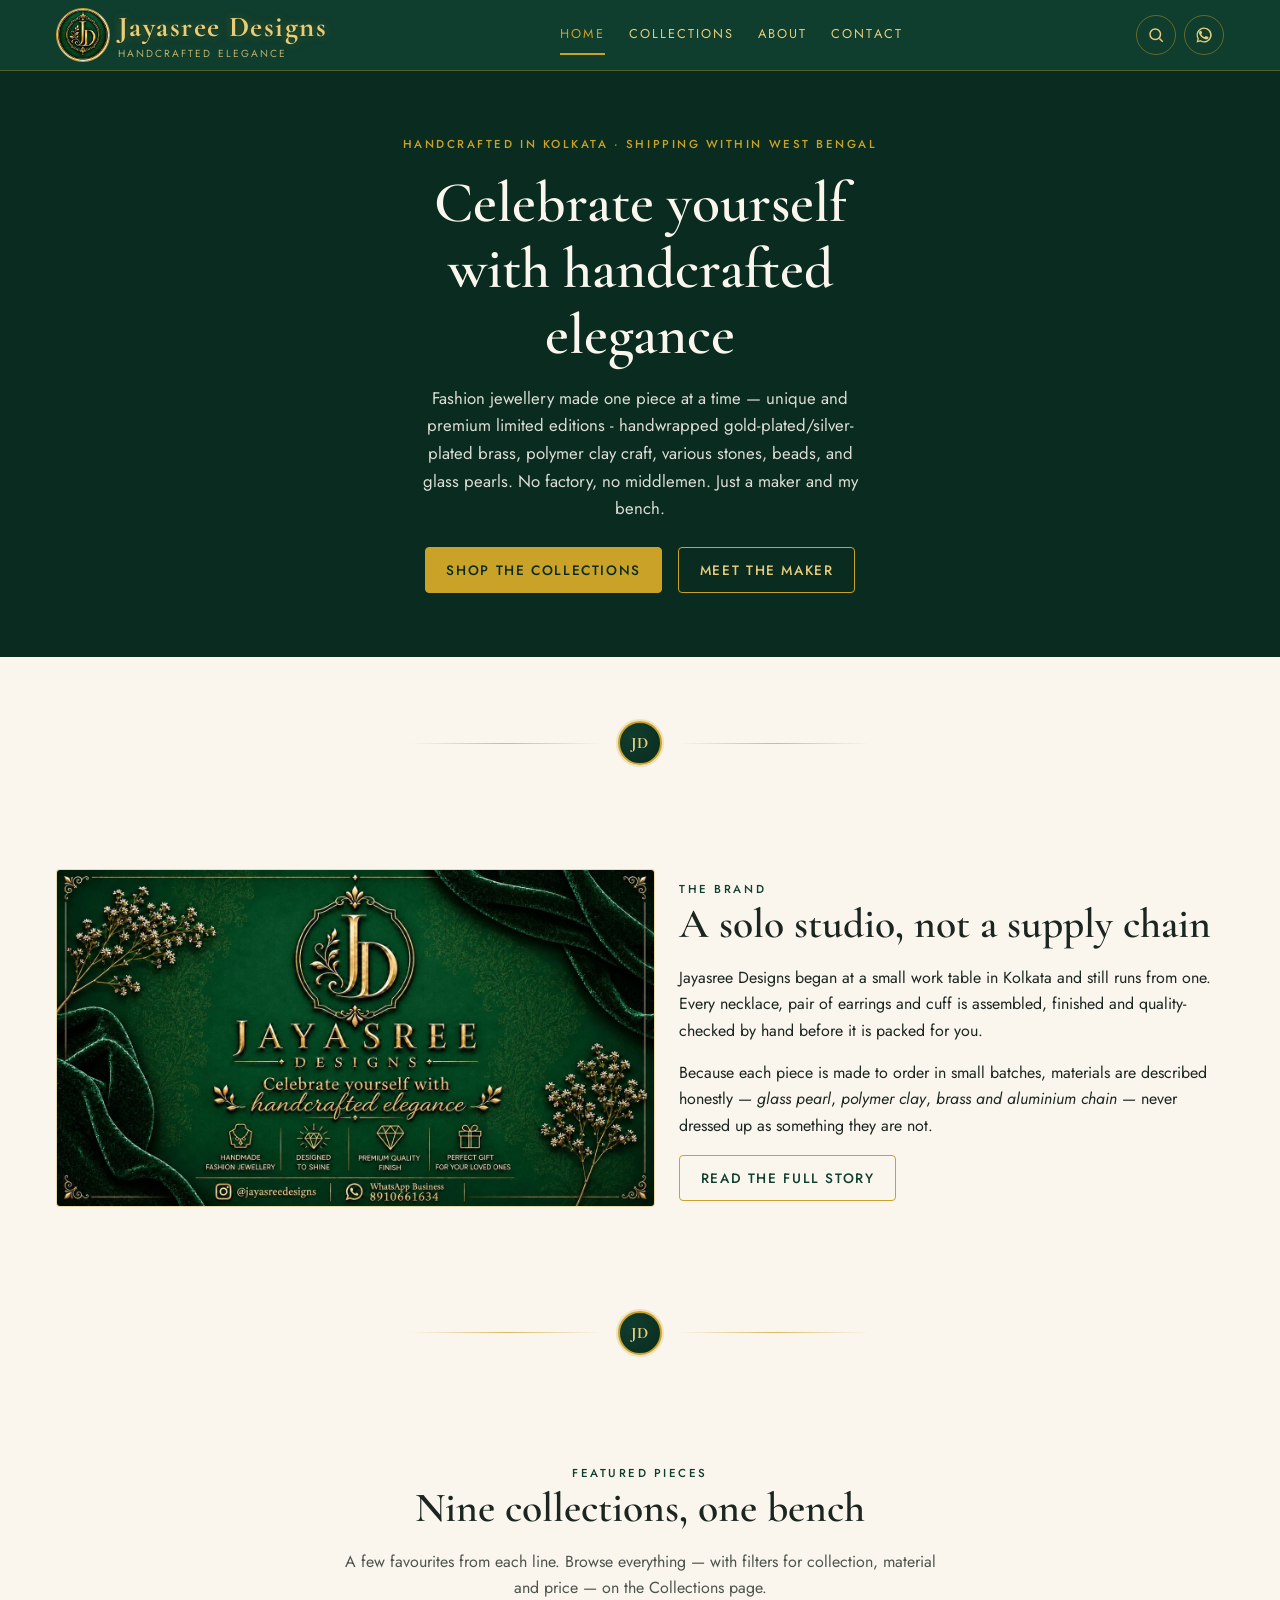
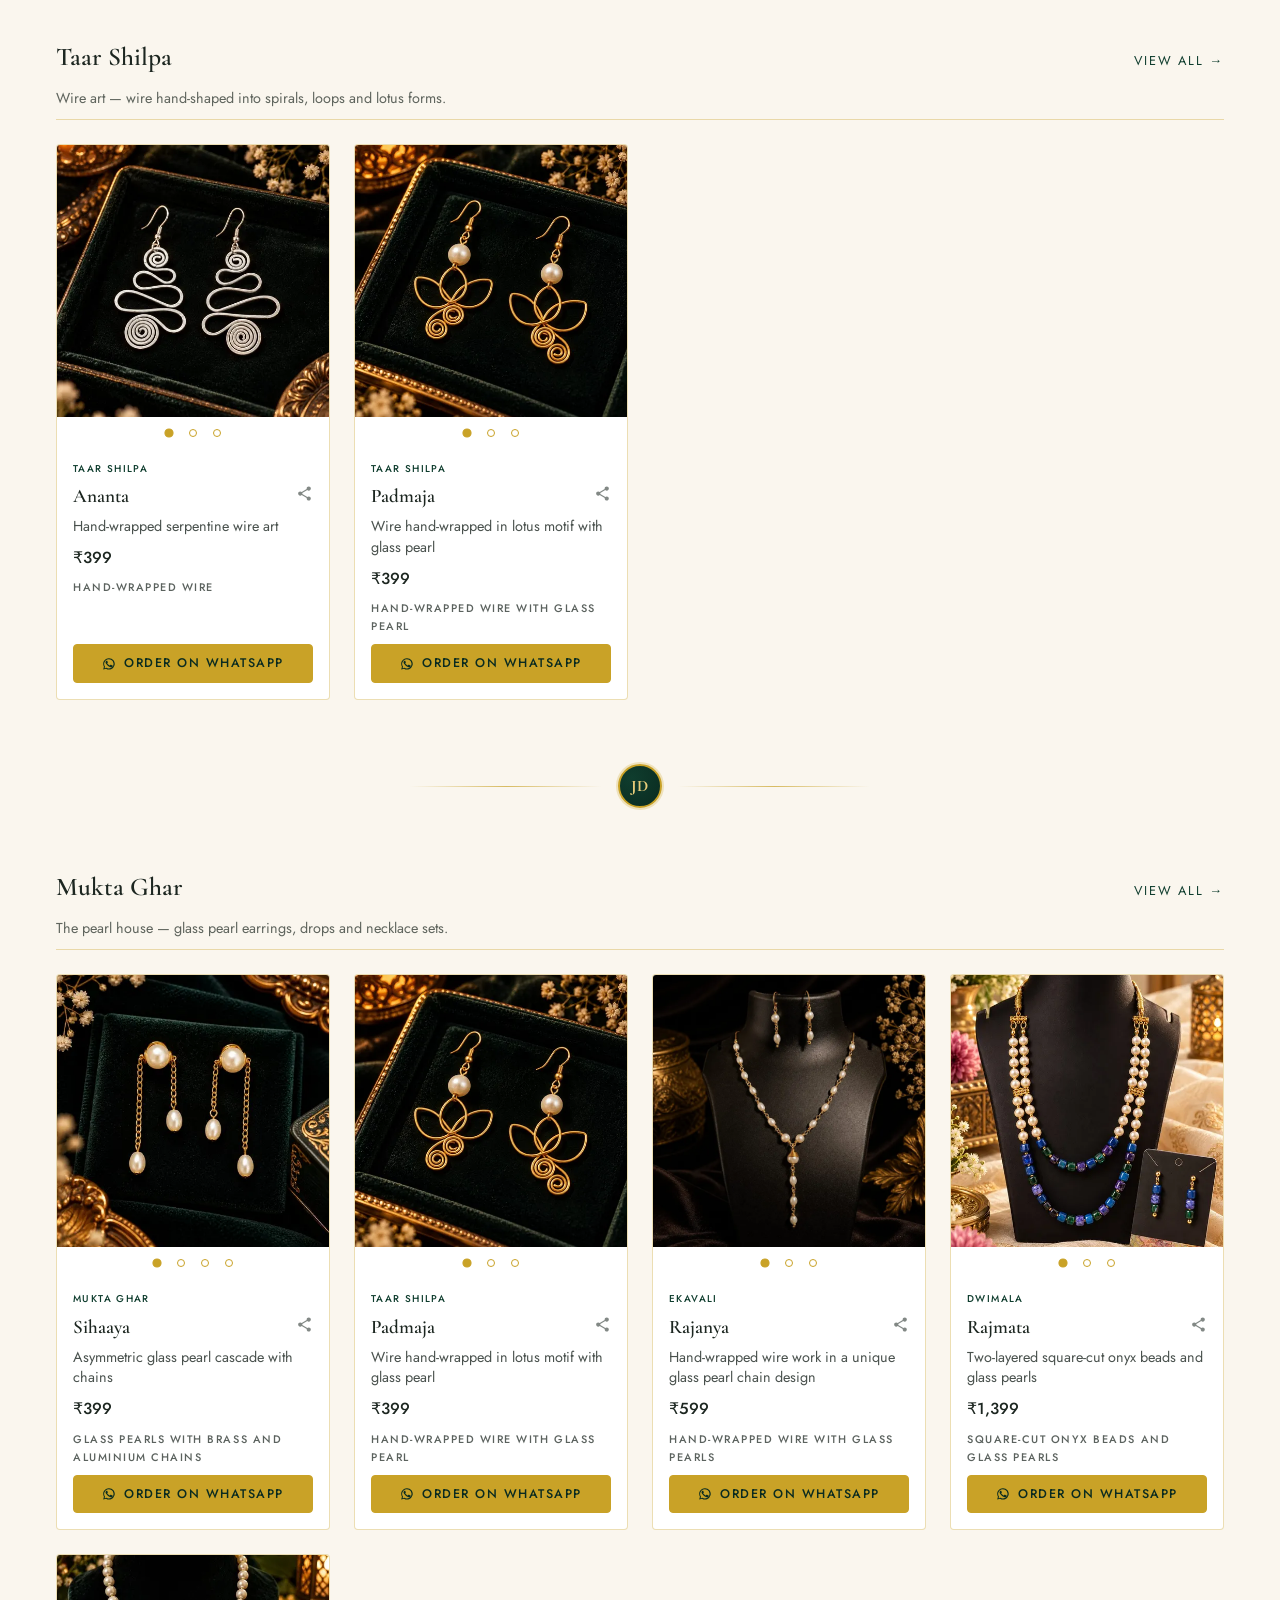
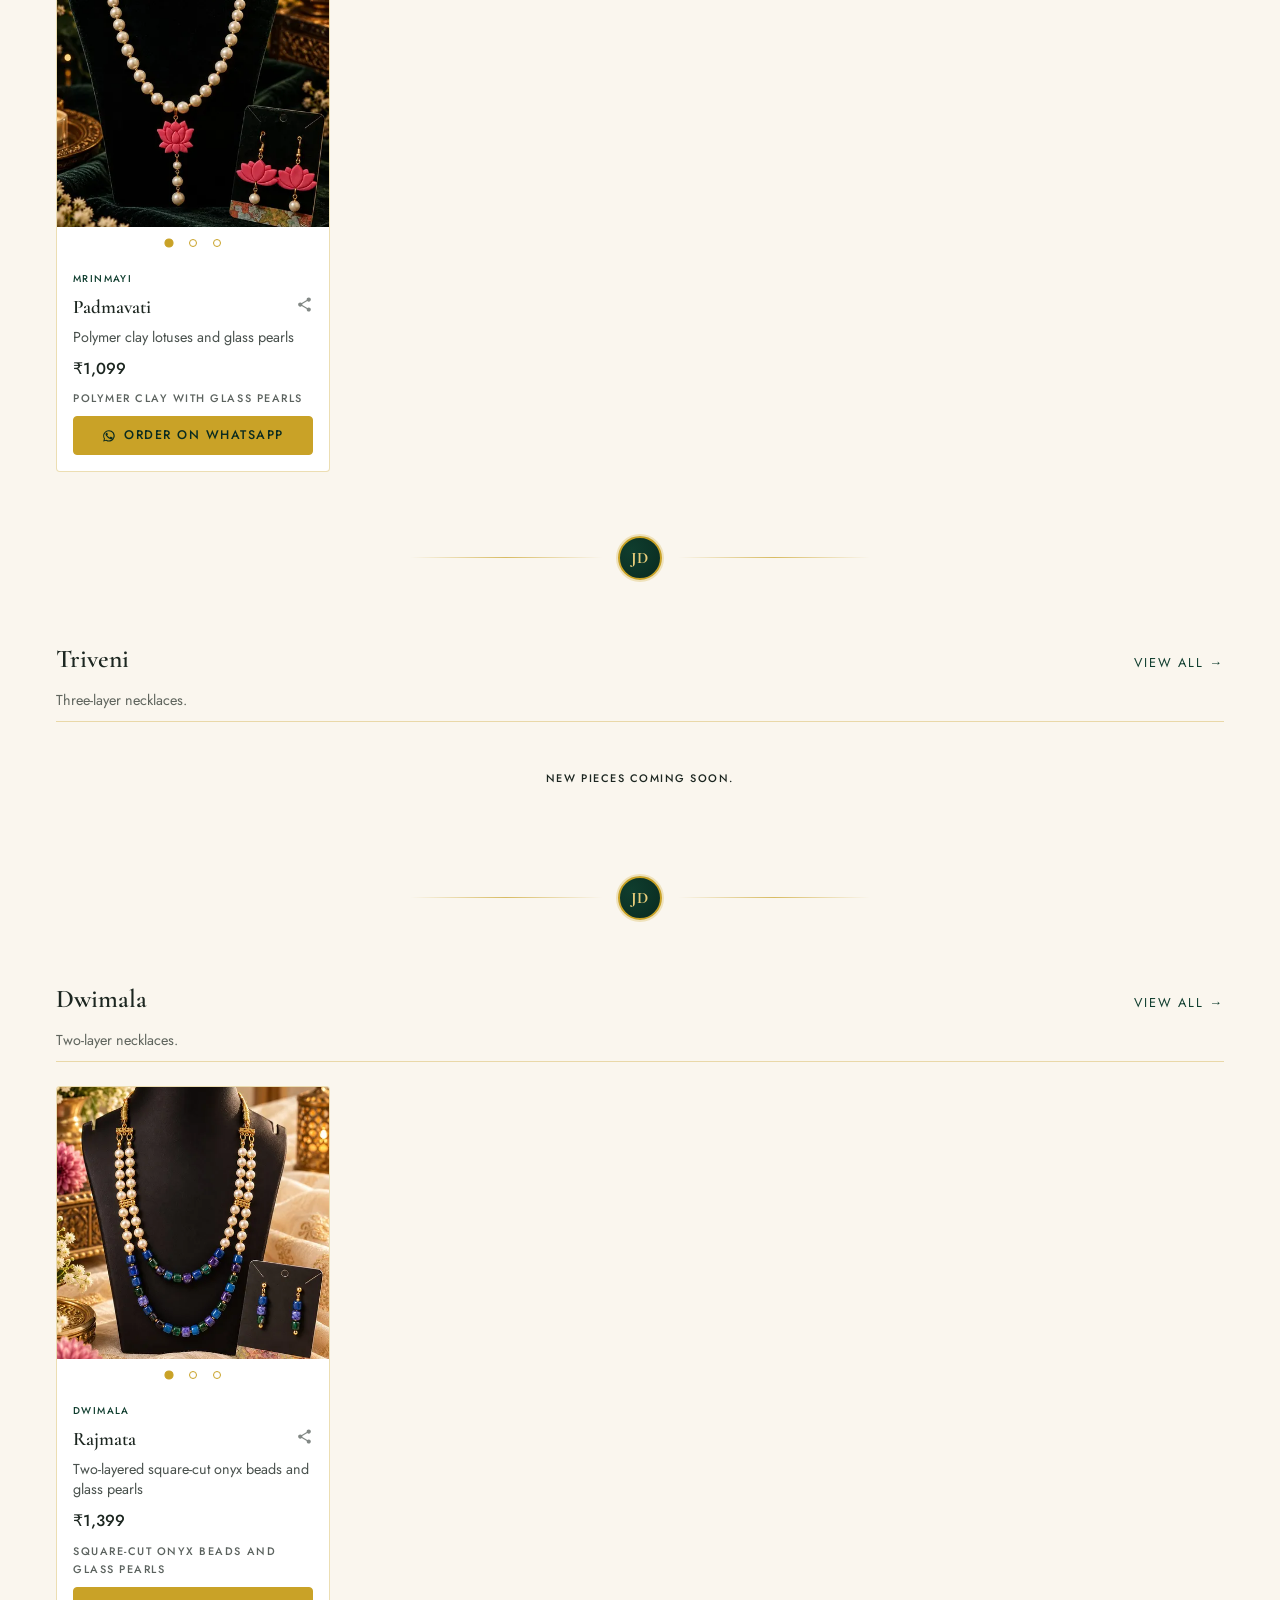
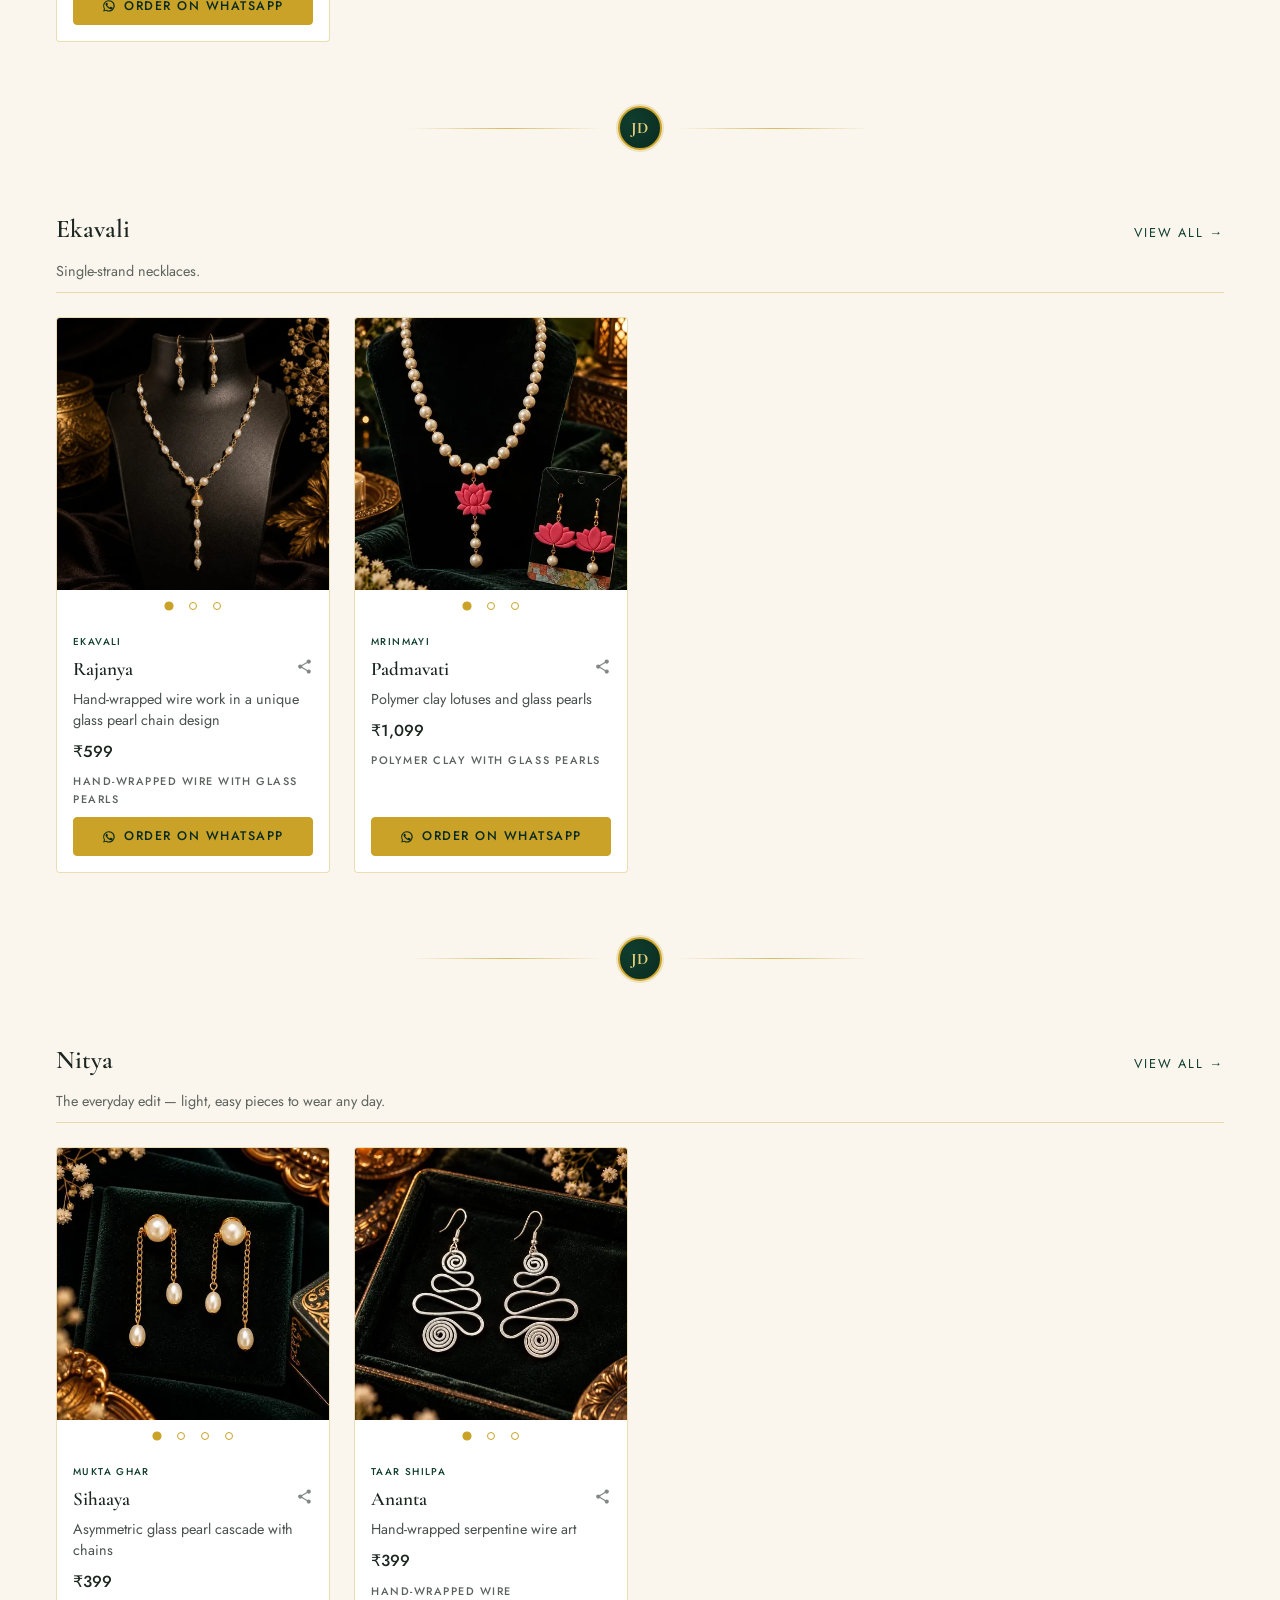
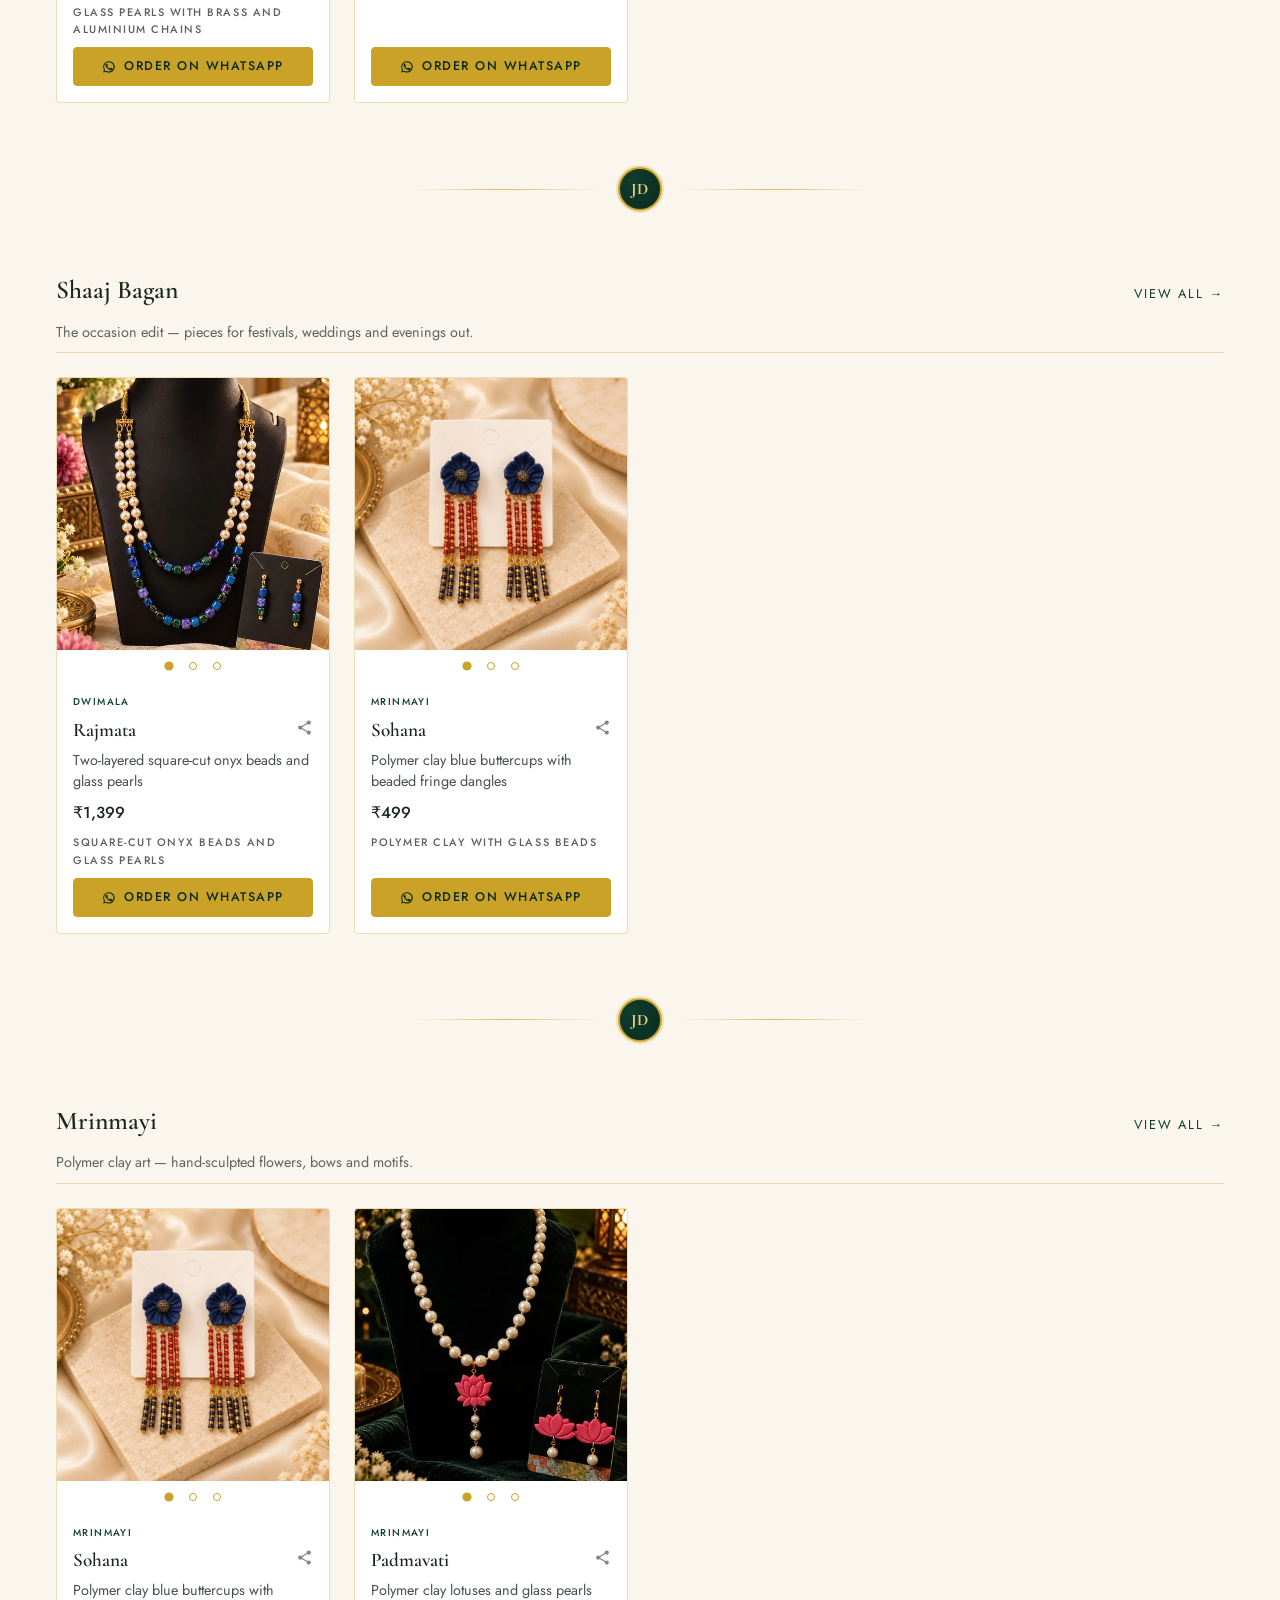
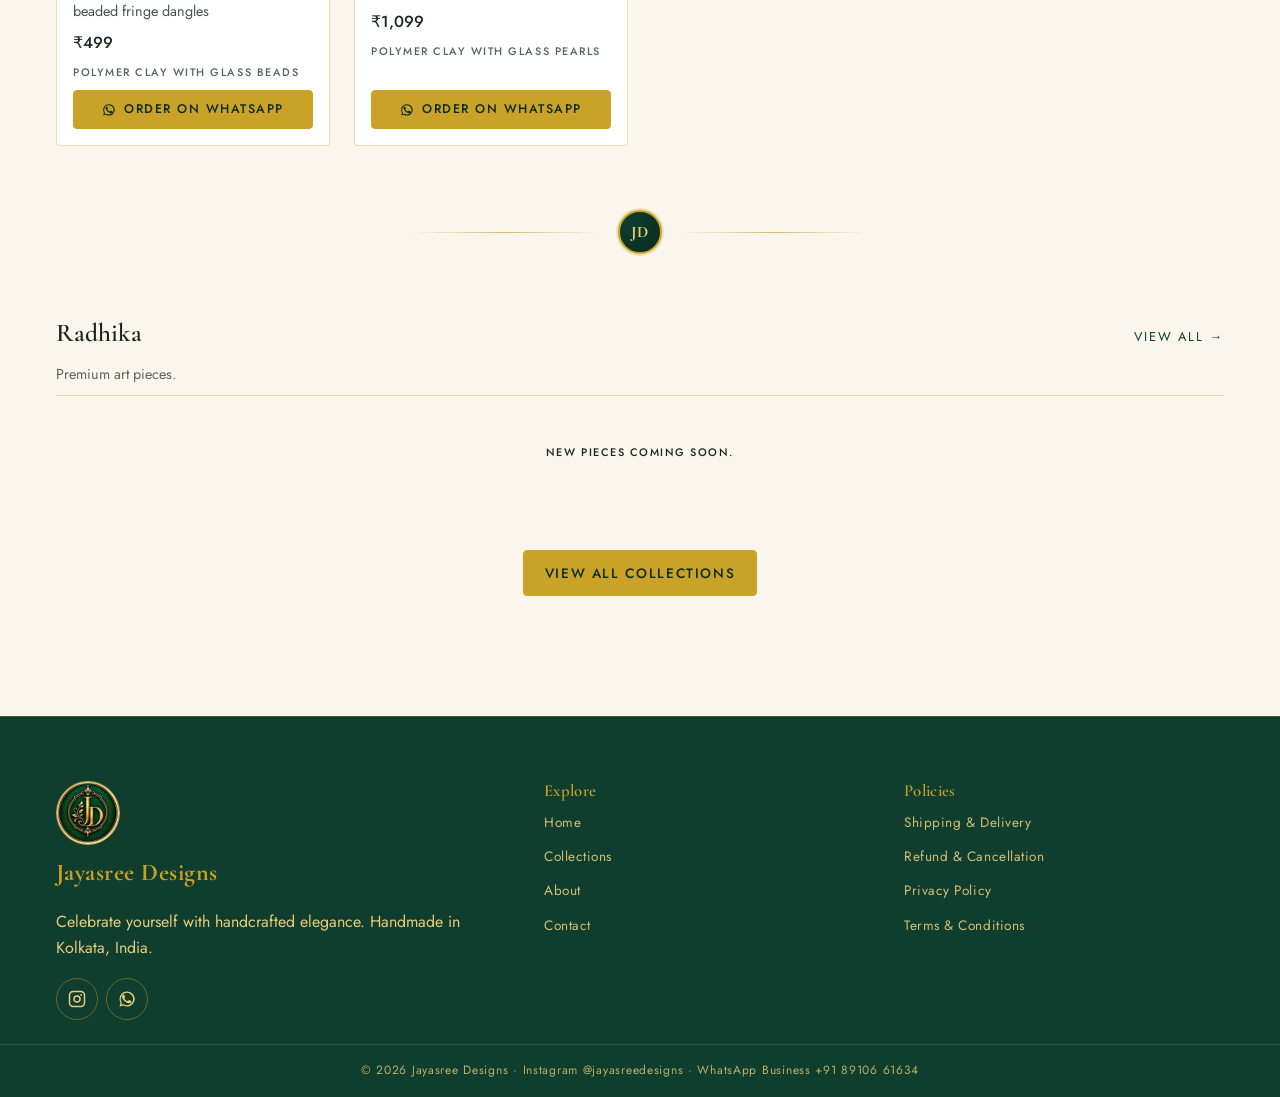
<file: index.html>
<!DOCTYPE html>
<html lang="en">
<head>
  <meta charset="utf-8">
  <meta name="viewport" content="width=device-width, initial-scale=1">
  <title>Jayasree Designs — Handcrafted Fashion Jewellery</title>
  <meta name="description" content="Jayasree Designs is a solo-maker handcrafted fashion jewellery brand from Kolkata. Wire art, glass pearls, layered necklaces, polymer clay art, everyday and occasion pieces. Order on WhatsApp. Currently shipping within West Bengal.">
  <link rel="canonical" href="https://www.jayasreedesigns.com/">
  <meta property="og:type" content="website">
  <meta property="og:site_name" content="Jayasree Designs">
  <meta property="og:locale" content="en_IN">
  <meta property="og:title" content="Jayasree Designs — Handcrafted Fashion Jewellery">
  <meta property="og:description" content="Jayasree Designs is a solo-maker handcrafted fashion jewellery brand from Kolkata. Wire art, glass pearls, layered necklaces, polymer clay art, everyday and occasion pieces. Order on WhatsApp. Currently shipping within West Bengal.">
  <meta property="og:url" content="https://www.jayasreedesigns.com/">
  <meta property="og:image" content="https://www.jayasreedesigns.com/assets/images/Banner3.jpg">
  <meta property="og:image:width" content="1200">
  <meta property="og:image:height" content="675">
  <meta name="twitter:card" content="summary_large_image">
  <meta name="twitter:title" content="Jayasree Designs — Handcrafted Fashion Jewellery">
  <meta name="twitter:description" content="Jayasree Designs is a solo-maker handcrafted fashion jewellery brand from Kolkata. Wire art, glass pearls, layered necklaces, polymer clay art, everyday and occasion pieces. Order on WhatsApp. Currently shipping within West Bengal.">
  <meta name="twitter:image" content="https://www.jayasreedesigns.com/assets/images/Banner3.jpg">
  <link rel="icon" href="assets/images/logo.jpg">
  <link rel="preconnect" href="https://fonts.googleapis.com">
  <link rel="preconnect" href="https://fonts.gstatic.com" crossorigin>
  <link rel="preload" as="style" href="https://fonts.googleapis.com/css2?family=Cormorant+Garamond:ital,wght@0,400;0,500;0,600;0,700;1,400&family=Jost:wght@300;400;500;600&display=swap">
  <link rel="stylesheet" href="https://fonts.googleapis.com/css2?family=Cormorant+Garamond:ital,wght@0,400;0,500;0,600;0,700;1,400&family=Jost:wght@300;400;500;600&display=swap" media="print" onload="this.media='all'">
  <noscript><link rel="stylesheet" href="https://fonts.googleapis.com/css2?family=Cormorant+Garamond:ital,wght@0,400;0,500;0,600;0,700;1,400&family=Jost:wght@300;400;500;600&display=swap"></noscript>
  <link rel="stylesheet" href="assets/css/styles.css?v=20261005c">
</head>
<body>
  <a class="skip-link" href="#main">Skip to content</a>

  <!-- ============================ HEADER ============================ -->
  <header class="site-header">
    <div class="container header-inner">
      <a class="brand" href="index.html" aria-label="Jayasree Designs — home">
        <img src="assets/images/logo.jpg" alt="" width="54" height="54">
        <span class="brand-text">
          <span class="brand-name" data-jd="name">Jayasree Designs</span>
          <span class="brand-tag" data-jd="header-tag">Handcrafted elegance</span>
        </span>
      </a>

      <nav class="nav" id="primary-nav" aria-label="Primary">
        <ul>
          <li><a href="index.html">Home</a></li>
          <li><a href="collections.html">Collections</a></li>
          <li><a href="about.html">About</a></li>
          <li><a href="contact.html">Contact</a></li>
        </ul>
      </nav>

      <div class="header-utils">
        <button type="button" class="icon-btn search-toggle" aria-label="Search" aria-expanded="false" aria-controls="header-search">
          <svg viewBox="0 0 24 24" fill="none" stroke="currentColor" stroke-width="2" aria-hidden="true"><circle cx="11" cy="11" r="7"/><line x1="21" y1="21" x2="16.65" y2="16.65"/></svg>
        </button>
        <a class="icon-btn" href="https://wa.me/918910661634?text=Hello%20Jayasree%20Designs!%20I%20found%20you%20through%20your%20website%20and%20would%20like%20to%20place%20an%20order." target="_blank" rel="noopener" aria-label="Order on WhatsApp" data-jd-wa data-wa-text="Hello Jayasree Designs! I found you through your website and would like to place an order.">
          <svg viewBox="0 0 24 24" fill="currentColor" aria-hidden="true"><path d="M12 2a10 10 0 0 0-8.6 15L2 22l5.2-1.4A10 10 0 1 0 12 2zm0 18.2c-1.5 0-3-.4-4.3-1.2l-.3-.2-2.9.8.8-2.8-.2-.3A8.2 8.2 0 1 1 12 20.2zm4.7-6c-.3-.1-1.7-.8-2-.9-.3-.1-.5-.1-.7.2s-.7 1-.9 1.1c-.2.2-.3.2-.6.1a8 8 0 0 1-2.4-1.5 9 9 0 0 1-1.6-2c-.2-.3 0-.5.1-.6l.5-.5.3-.5c.1-.2 0-.4 0-.6l-.9-2.2c-.2-.5-.4-.5-.7-.5h-.6a1.1 1.1 0 0 0-.8.4c-.3.3-1 1-1 2.5s1.1 2.9 1.2 3.1c.2.2 2.2 3.4 5.4 4.7 3.2 1.3 3.2.9 3.8.8.6 0 1.7-.7 2-1.4.2-.7.2-1.3.1-1.4z"/></svg>
        </a>
        <button type="button" class="menu-toggle" aria-label="Menu" aria-expanded="false" aria-controls="primary-nav">
          <svg viewBox="0 0 24 24" fill="none" stroke="currentColor" stroke-width="2" aria-hidden="true"><line x1="3" y1="6" x2="21" y2="6"/><line x1="3" y1="12" x2="21" y2="12"/><line x1="3" y1="18" x2="21" y2="18"/></svg>
        </button>
      </div>
      <form class="header-search" id="header-search" role="search" action="collections.html" method="get">
        <input type="search" name="q" placeholder="Search pieces…" aria-label="Search products">
        <button type="submit" class="icon-btn" aria-label="Submit search">
          <svg viewBox="0 0 24 24" fill="none" stroke="currentColor" stroke-width="2" aria-hidden="true"><circle cx="11" cy="11" r="7"/><line x1="21" y1="21" x2="16.65" y2="16.65"/></svg>
        </button>
      </form>
    </div>
  </header>

  <main id="main">
    <!-- ============================ HERO ============================ -->
    <section class="hero">
      <div class="container">
        <span class="eyebrow">Handcrafted in Kolkata · Shipping within West Bengal</span>
        <h1>Celebrate yourself with handcrafted elegance</h1>
        <p class="subhead">Fashion jewellery made one piece at a time — unique and premium limited editions - handwrapped gold-plated/silver-plated brass, polymer clay craft, various stones, beads, and glass pearls. No factory, no middlemen. Just a maker and my bench.</p>
        <div class="hero-actions">
          <a class="btn btn--on-green" href="collections.html">Shop the collections</a>
          <a class="btn btn--on-green btn--outline" href="about.html">Meet the maker</a>
        </div>
      </div>
    </section>

    <div class="section-divider" aria-hidden="true"><span class="medallion"><span>JD</span></span></div>

    <!-- ======================= STORY TEASER ======================= -->
    <section class="section">
      <div class="container">
        <div class="story-teaser">
          <div class="media">
            <img src="assets/images/Banner3.webp" alt="A selection of Jayasree Designs handcrafted jewellery" width="1400" height="788" loading="lazy">
          </div>
          <div>
            <span class="eyebrow">The brand</span>
            <h2>A solo studio, not a supply chain</h2>
            <p>Jayasree Designs began at a small work table in Kolkata and still runs from one. Every necklace, pair of earrings and cuff is assembled, finished and quality-checked by hand before it is packed for you.</p>
            <p>Because each piece is made to order in small batches, materials are described honestly — <em>glass pearl</em>, <em>polymer clay</em>, <em>brass and aluminium chain</em> — never dressed up as something they are not.</p>
            <a class="btn btn--outline" href="about.html">Read the full story</a>
          </div>
        </div>
      </div>
    </section>

    <div class="section-divider" aria-hidden="true"><span class="medallion"><span>JD</span></span></div>

    <!-- ==================== FEATURED COLLECTIONS ==================== -->
    <section class="section">
      <div class="container">
        <div class="section-head">
          <span class="eyebrow">Featured pieces</span>
          <h2>Nine collections, one bench</h2>
          <p>A few favourites from each line. Browse everything — with filters for collection, material and price — on the Collections page.</p>
        </div>
        <div id="featured-root" aria-live="polite">
          <p class="material" style="text-align:center">Loading pieces…</p>
        </div>
        <p style="text-align:center; margin-top: 2rem;">
          <a class="btn" href="collections.html">View all collections</a>
        </p>
      </div>
    </section>
  </main>

  <!-- ============================ FOOTER ============================ -->
  <footer class="site-footer">
    <div class="container footer-grid">
      <div class="footer-brand">
        <img src="assets/images/logo.jpg" alt="Jayasree Designs">
        <p class="brand-name" data-jd="name">Jayasree Designs</p>
        <p data-jd="footer-blurb">Celebrate yourself with handcrafted elegance. Handmade in Kolkata, India.</p>
        <div class="social-row">
          <a href="https://instagram.com/jayasreedesigns" target="_blank" rel="noopener" aria-label="Jayasree Designs on Instagram" data-jd-ig>
            <svg viewBox="0 0 24 24" fill="none" stroke="currentColor" stroke-width="2" aria-hidden="true"><rect x="2" y="2" width="20" height="20" rx="5"/><circle cx="12" cy="12" r="4"/><circle cx="17.5" cy="6.5" r="1.2" fill="currentColor" stroke="none"/></svg>
          </a>
          <a href="https://wa.me/918910661634" target="_blank" rel="noopener" aria-label="Jayasree Designs on WhatsApp" data-jd-wa>
            <svg viewBox="0 0 24 24" fill="currentColor" aria-hidden="true"><path d="M12 2a10 10 0 0 0-8.6 15L2 22l5.2-1.4A10 10 0 1 0 12 2zm0 18.2c-1.5 0-3-.4-4.3-1.2l-.3-.2-2.9.8.8-2.8-.2-.3A8.2 8.2 0 1 1 12 20.2zm4.7-6c-.3-.1-1.7-.8-2-.9-.3-.1-.5-.1-.7.2s-.7 1-.9 1.1c-.2.2-.3.2-.6.1a8 8 0 0 1-2.4-1.5 9 9 0 0 1-1.6-2c-.2-.3 0-.5.1-.6l.5-.5.3-.5c.1-.2 0-.4 0-.6l-.9-2.2c-.2-.5-.4-.5-.7-.5h-.6a1.1 1.1 0 0 0-.8.4c-.3.3-1 1-1 2.5s1.1 2.9 1.2 3.1c.2.2 2.2 3.4 5.4 4.7 3.2 1.3 3.2.9 3.8.8.6 0 1.7-.7 2-1.4.2-.7.2-1.3.1-1.4z"/></svg>
          </a>
        </div>
      </div>
      <div>
        <h4>Explore</h4>
        <ul class="footer-nav">
          <li><a href="index.html">Home</a></li>
          <li><a href="collections.html">Collections</a></li>
          <li><a href="about.html">About</a></li>
          <li><a href="contact.html">Contact</a></li>
        </ul>
      </div>
      <div>
        <h4>Policies</h4>
        <ul class="footer-nav">
          <li><a href="shipping-policy.html">Shipping &amp; Delivery</a></li>
          <li><a href="refund-policy.html">Refund &amp; Cancellation</a></li>
          <li><a href="privacy-policy.html">Privacy Policy</a></li>
          <li><a href="terms.html">Terms &amp; Conditions</a></li>
        </ul>
      </div>
    </div>
    <div class="footer-bottom">
      <div class="container">© <span id="year">2026</span> <span data-jd="name">Jayasree Designs</span> · Instagram <span data-jd="instagram-handle">@jayasreedesigns</span> · WhatsApp Business <span data-jd="whatsapp-display">+91 89106 61634</span></div>
    </div>
  </footer>

  <script src="assets/js/site.js?v=20261005" defer></script>
  <script src="assets/js/products.js?v=20261005l" defer></script>
</body>
</html>
</file>
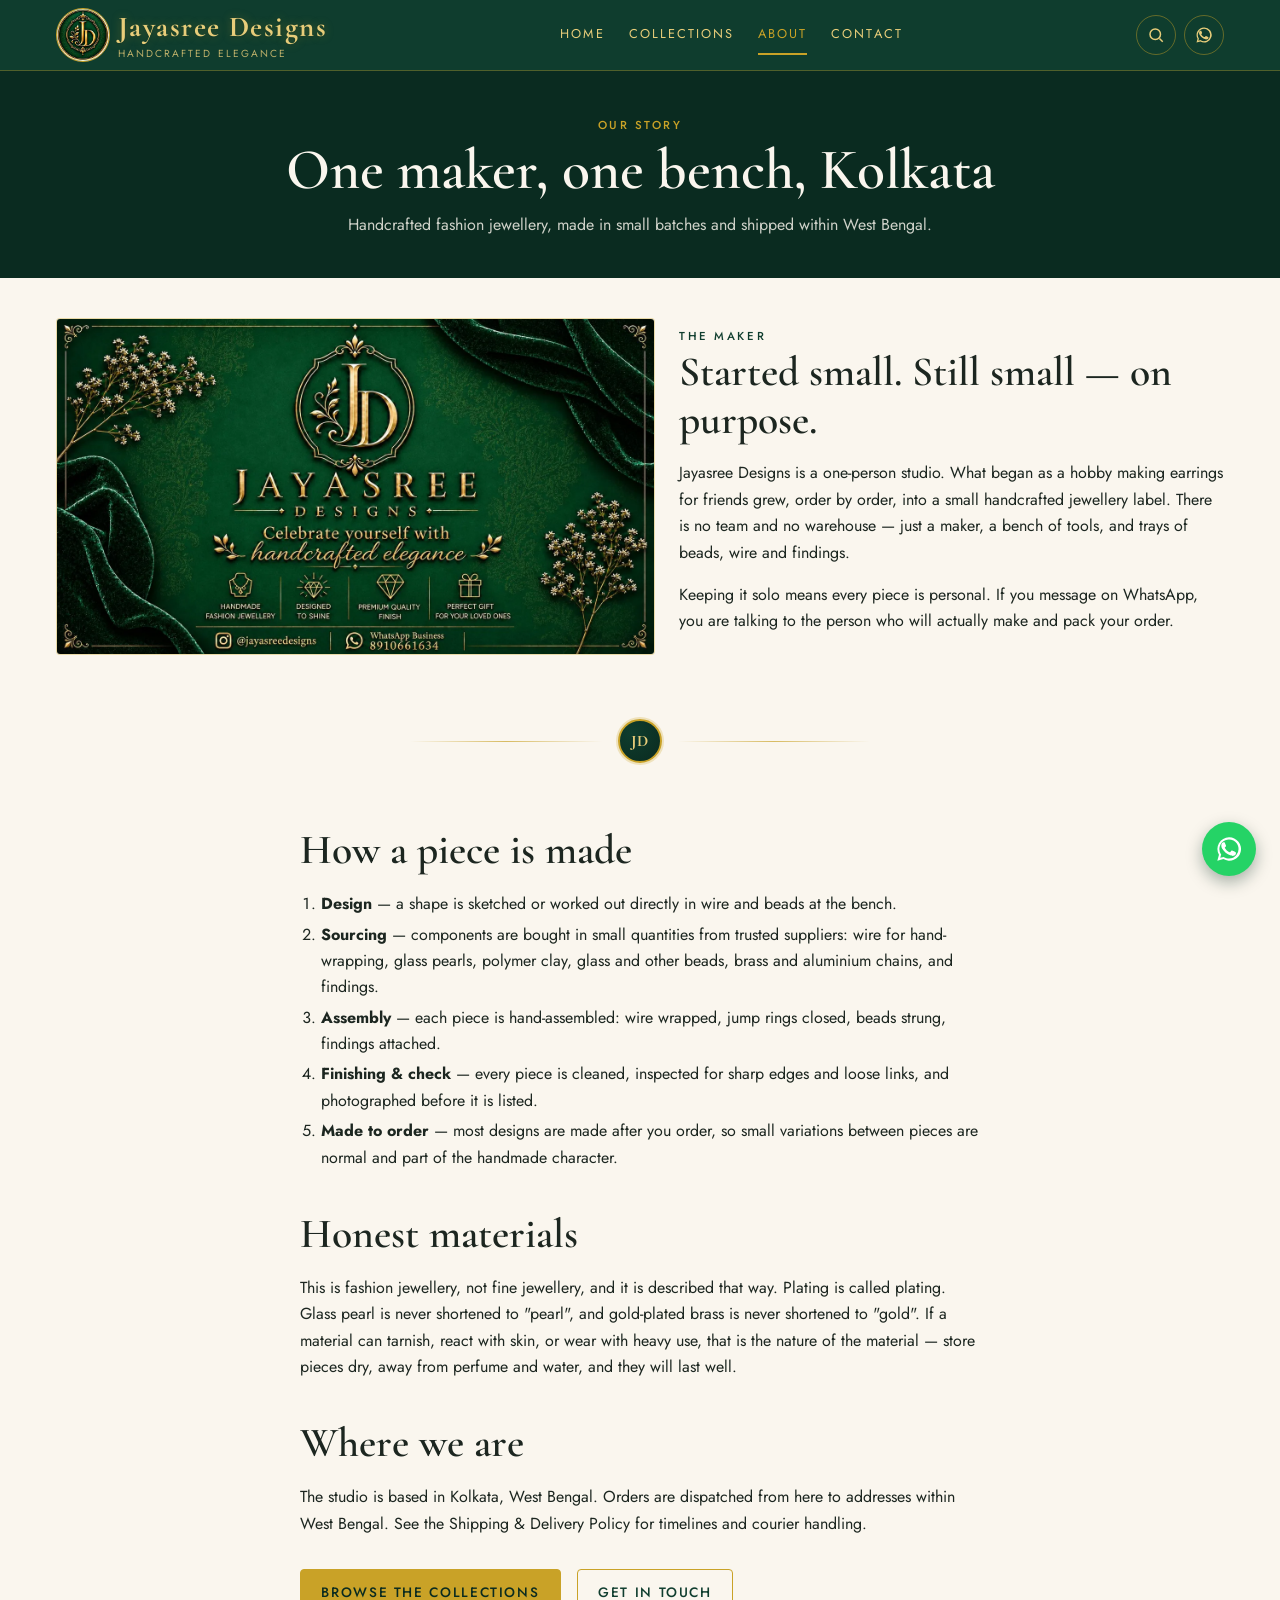
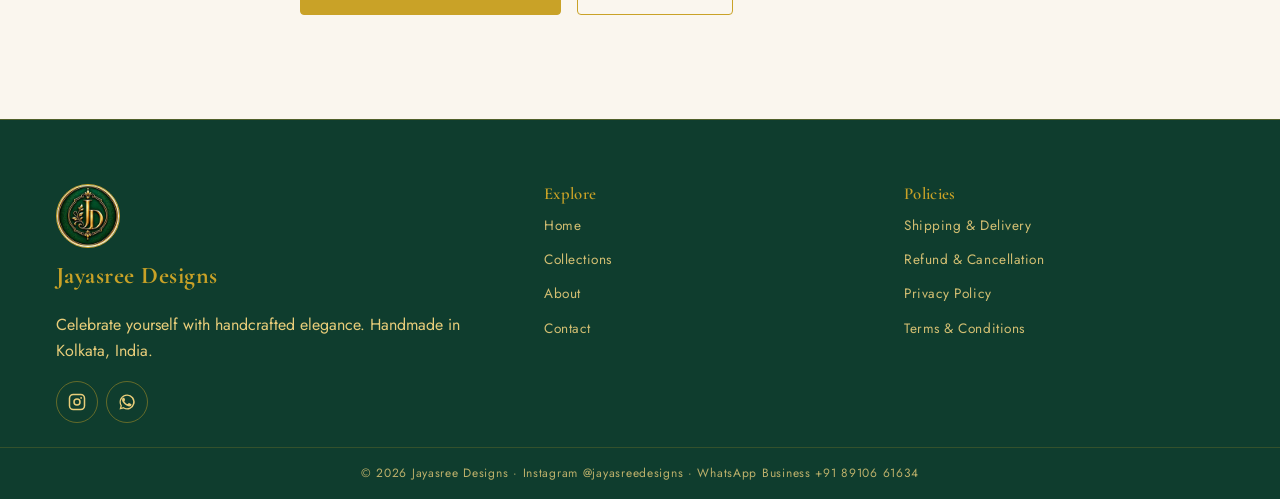
<file: about.html>
<!DOCTYPE html>
<html lang="en">
<head>
  <meta charset="utf-8">
  <meta name="viewport" content="width=device-width, initial-scale=1">
  <title>About — Jayasree Designs</title>
  <meta name="description" content="The story behind Jayasree Designs — a one-person handcrafted fashion jewellery studio based in Kolkata, India, making small-batch pieces by hand.">
  <link rel="canonical" href="https://www.jayasreedesigns.com/about">
  <meta property="og:type" content="website">
  <meta property="og:site_name" content="Jayasree Designs">
  <meta property="og:locale" content="en_IN">
  <meta property="og:title" content="About — Jayasree Designs">
  <meta property="og:description" content="The story behind Jayasree Designs — a one-person handcrafted fashion jewellery studio based in Kolkata, India, making small-batch pieces by hand.">
  <meta property="og:url" content="https://www.jayasreedesigns.com/about">
  <meta property="og:image" content="https://www.jayasreedesigns.com/assets/images/Banner3.jpg">
  <meta property="og:image:width" content="1200">
  <meta property="og:image:height" content="675">
  <meta name="twitter:card" content="summary_large_image">
  <meta name="twitter:title" content="About — Jayasree Designs">
  <meta name="twitter:description" content="The story behind Jayasree Designs — a one-person handcrafted fashion jewellery studio based in Kolkata, India, making small-batch pieces by hand.">
  <meta name="twitter:image" content="https://www.jayasreedesigns.com/assets/images/Banner3.jpg">
  <link rel="icon" href="assets/images/logo.jpg">
  <link rel="preconnect" href="https://fonts.googleapis.com">
  <link rel="preconnect" href="https://fonts.gstatic.com" crossorigin>
  <link rel="preload" as="style" href="https://fonts.googleapis.com/css2?family=Cormorant+Garamond:ital,wght@0,400;0,500;0,600;0,700;1,400&family=Jost:wght@300;400;500;600&display=swap">
  <link rel="stylesheet" href="https://fonts.googleapis.com/css2?family=Cormorant+Garamond:ital,wght@0,400;0,500;0,600;0,700;1,400&family=Jost:wght@300;400;500;600&display=swap" media="print" onload="this.media='all'">
  <noscript><link rel="stylesheet" href="https://fonts.googleapis.com/css2?family=Cormorant+Garamond:ital,wght@0,400;0,500;0,600;0,700;1,400&family=Jost:wght@300;400;500;600&display=swap"></noscript>
  <link rel="stylesheet" href="assets/css/styles.css?v=20261005c">
</head>
<body>
  <a class="skip-link" href="#main">Skip to content</a>

  <header class="site-header">
    <div class="container header-inner">
      <a class="brand" href="index.html" aria-label="Jayasree Designs — home">
        <img src="assets/images/logo.jpg" alt="" width="54" height="54">
        <span class="brand-text">
          <span class="brand-name" data-jd="name">Jayasree Designs</span>
          <span class="brand-tag" data-jd="header-tag">Handcrafted elegance</span>
        </span>
      </a>
      <nav class="nav" id="primary-nav" aria-label="Primary">
        <ul>
          <li><a href="index.html">Home</a></li>
          <li><a href="collections.html">Collections</a></li>
          <li><a href="about.html">About</a></li>
          <li><a href="contact.html">Contact</a></li>
        </ul>
      </nav>
      <div class="header-utils">
        <button type="button" class="icon-btn search-toggle" aria-label="Search" aria-expanded="false" aria-controls="header-search">
          <svg viewBox="0 0 24 24" fill="none" stroke="currentColor" stroke-width="2" aria-hidden="true"><circle cx="11" cy="11" r="7"/><line x1="21" y1="21" x2="16.65" y2="16.65"/></svg>
        </button>
        <a class="icon-btn" href="https://wa.me/918910661634?text=Hello%20Jayasree%20Designs!%20I%20found%20you%20through%20your%20website%20and%20would%20like%20to%20place%20an%20order." target="_blank" rel="noopener" aria-label="Order on WhatsApp" data-jd-wa data-wa-text="Hello Jayasree Designs! I found you through your website and would like to place an order.">
          <svg viewBox="0 0 24 24" fill="currentColor" aria-hidden="true"><path d="M12 2a10 10 0 0 0-8.6 15L2 22l5.2-1.4A10 10 0 1 0 12 2zm0 18.2c-1.5 0-3-.4-4.3-1.2l-.3-.2-2.9.8.8-2.8-.2-.3A8.2 8.2 0 1 1 12 20.2zm4.7-6c-.3-.1-1.7-.8-2-.9-.3-.1-.5-.1-.7.2s-.7 1-.9 1.1c-.2.2-.3.2-.6.1a8 8 0 0 1-2.4-1.5 9 9 0 0 1-1.6-2c-.2-.3 0-.5.1-.6l.5-.5.3-.5c.1-.2 0-.4 0-.6l-.9-2.2c-.2-.5-.4-.5-.7-.5h-.6a1.1 1.1 0 0 0-.8.4c-.3.3-1 1-1 2.5s1.1 2.9 1.2 3.1c.2.2 2.2 3.4 5.4 4.7 3.2 1.3 3.2.9 3.8.8.6 0 1.7-.7 2-1.4.2-.7.2-1.3.1-1.4z"/></svg>
        </a>
        <button type="button" class="menu-toggle" aria-label="Menu" aria-expanded="false" aria-controls="primary-nav">
          <svg viewBox="0 0 24 24" fill="none" stroke="currentColor" stroke-width="2" aria-hidden="true"><line x1="3" y1="6" x2="21" y2="6"/><line x1="3" y1="12" x2="21" y2="12"/><line x1="3" y1="18" x2="21" y2="18"/></svg>
        </button>
      </div>
      <form class="header-search" id="header-search" role="search" action="collections.html" method="get">
        <input type="search" name="q" placeholder="Search pieces…" aria-label="Search products">
        <button type="submit" class="icon-btn" aria-label="Submit search">
          <svg viewBox="0 0 24 24" fill="none" stroke="currentColor" stroke-width="2" aria-hidden="true"><circle cx="11" cy="11" r="7"/><line x1="21" y1="21" x2="16.65" y2="16.65"/></svg>
        </button>
      </form>
    </div>
  </header>

  <main id="main">
    <section class="page-header">
      <div class="container">
        <span class="eyebrow">Our story</span>
        <h1>One maker, one bench, Kolkata</h1>
        <p>Handcrafted fashion jewellery, made in small batches and shipped within West Bengal.</p>
      </div>
    </section>

    <section class="section">
      <div class="container">
        <div class="story-teaser">
          <div class="media">
            <img src="assets/images/Banner3.webp" alt="Jayasree Designs jewellery laid out on a work table" width="1400" height="788" loading="lazy">
          </div>
          <div>
            <span class="eyebrow">The maker</span>
            <h2>Started small. Still small — on purpose.</h2>
            <p>Jayasree Designs is a one-person studio. What began as a hobby making earrings for friends grew, order by order, into a small handcrafted jewellery label. There is no team and no warehouse — just a maker, a bench of tools, and trays of beads, wire and findings.</p>
            <p>Keeping it solo means every piece is personal. If you message on WhatsApp, you are talking to the person who will actually make and pack your order.</p>
          </div>
        </div>

        <div class="section-divider" aria-hidden="true"><span class="medallion"><span>JD</span></span></div>

        <div class="prose">
          <h2>How a piece is made</h2>
          <ol>
            <li><strong>Design</strong> — a shape is sketched or worked out directly in wire and beads at the bench.</li>
            <li><strong>Sourcing</strong> — components are bought in small quantities from trusted suppliers: wire for hand-wrapping, glass pearls, polymer clay, glass and other beads, brass and aluminium chains, and findings.</li>
            <li><strong>Assembly</strong> — each piece is hand-assembled: wire wrapped, jump rings closed, beads strung, findings attached.</li>
            <li><strong>Finishing &amp; check</strong> — every piece is cleaned, inspected for sharp edges and loose links, and photographed before it is listed.</li>
            <li><strong>Made to order</strong> — most designs are made after you order, so small variations between pieces are normal and part of the handmade character.</li>
          </ol>

          <h2>Honest materials</h2>
          <p>This is fashion jewellery, not fine jewellery, and it is described that way. Plating is called plating. Glass pearl is never shortened to "pearl", and gold-plated brass is never shortened to "gold". If a material can tarnish, react with skin, or wear with heavy use, that is the nature of the material — store pieces dry, away from perfume and water, and they will last well.</p>

          <h2>Where we are</h2>
          <p>The studio is based in Kolkata, West Bengal. Orders are dispatched from here to addresses within West Bengal. See the <a href="shipping-policy.html">Shipping &amp; Delivery Policy</a> for timelines and courier handling.</p>

          <div class="hero-actions" style="justify-content:flex-start; margin-top:2rem">
            <a class="btn" href="collections.html">Browse the collections</a>
            <a class="btn btn--outline" href="contact.html">Get in touch</a>
          </div>
        </div>
      </div>
    </section>
  </main>

  <footer class="site-footer">
    <div class="container footer-grid">
      <div class="footer-brand">
        <img src="assets/images/logo.jpg" alt="Jayasree Designs">
        <p class="brand-name" data-jd="name">Jayasree Designs</p>
        <p data-jd="footer-blurb">Celebrate yourself with handcrafted elegance. Handmade in Kolkata, India.</p>
        <div class="social-row">
          <a href="https://instagram.com/jayasreedesigns" target="_blank" rel="noopener" aria-label="Jayasree Designs on Instagram" data-jd-ig>
            <svg viewBox="0 0 24 24" fill="none" stroke="currentColor" stroke-width="2" aria-hidden="true"><rect x="2" y="2" width="20" height="20" rx="5"/><circle cx="12" cy="12" r="4"/><circle cx="17.5" cy="6.5" r="1.2" fill="currentColor" stroke="none"/></svg>
          </a>
          <a href="https://wa.me/918910661634" target="_blank" rel="noopener" aria-label="Jayasree Designs on WhatsApp" data-jd-wa>
            <svg viewBox="0 0 24 24" fill="currentColor" aria-hidden="true"><path d="M12 2a10 10 0 0 0-8.6 15L2 22l5.2-1.4A10 10 0 1 0 12 2zm0 18.2c-1.5 0-3-.4-4.3-1.2l-.3-.2-2.9.8.8-2.8-.2-.3A8.2 8.2 0 1 1 12 20.2zm4.7-6c-.3-.1-1.7-.8-2-.9-.3-.1-.5-.1-.7.2s-.7 1-.9 1.1c-.2.2-.3.2-.6.1a8 8 0 0 1-2.4-1.5 9 9 0 0 1-1.6-2c-.2-.3 0-.5.1-.6l.5-.5.3-.5c.1-.2 0-.4 0-.6l-.9-2.2c-.2-.5-.4-.5-.7-.5h-.6a1.1 1.1 0 0 0-.8.4c-.3.3-1 1-1 2.5s1.1 2.9 1.2 3.1c.2.2 2.2 3.4 5.4 4.7 3.2 1.3 3.2.9 3.8.8.6 0 1.7-.7 2-1.4.2-.7.2-1.3.1-1.4z"/></svg>
          </a>
        </div>
      </div>
      <div>
        <h4>Explore</h4>
        <ul class="footer-nav">
          <li><a href="index.html">Home</a></li>
          <li><a href="collections.html">Collections</a></li>
          <li><a href="about.html">About</a></li>
          <li><a href="contact.html">Contact</a></li>
        </ul>
      </div>
      <div>
        <h4>Policies</h4>
        <ul class="footer-nav">
          <li><a href="shipping-policy.html">Shipping &amp; Delivery</a></li>
          <li><a href="refund-policy.html">Refund &amp; Cancellation</a></li>
          <li><a href="privacy-policy.html">Privacy Policy</a></li>
          <li><a href="terms.html">Terms &amp; Conditions</a></li>
        </ul>
      </div>
    </div>
    <div class="footer-bottom">
      <div class="container">© <span id="year">2026</span> <span data-jd="name">Jayasree Designs</span> · Instagram <span data-jd="instagram-handle">@jayasreedesigns</span> · WhatsApp Business <span data-jd="whatsapp-display">+91 89106 61634</span></div>
    </div>
  </footer>

  <a class="whatsapp-fab" href="https://wa.me/918910661634?text=Hello%20Jayasree%20Designs!%20I%20have%20a%20question." target="_blank" rel="noopener" aria-label="Chat with us on WhatsApp" data-jd-wa data-wa-text="Hello Jayasree Designs! I have a question.">
    <svg viewBox="0 0 24 24" fill="currentColor" aria-hidden="true"><path d="M12 2a10 10 0 0 0-8.6 15L2 22l5.2-1.4A10 10 0 1 0 12 2zm0 18.2c-1.5 0-3-.4-4.3-1.2l-.3-.2-2.9.8.8-2.8-.2-.3A8.2 8.2 0 1 1 12 20.2zm4.7-6c-.3-.1-1.7-.8-2-.9-.3-.1-.5-.1-.7.2s-.7 1-.9 1.1c-.2.2-.3.2-.6.1a8 8 0 0 1-2.4-1.5 9 9 0 0 1-1.6-2c-.2-.3 0-.5.1-.6l.5-.5.3-.5c.1-.2 0-.4 0-.6l-.9-2.2c-.2-.5-.4-.5-.7-.5h-.6a1.1 1.1 0 0 0-.8.4c-.3.3-1 1-1 2.5s1.1 2.9 1.2 3.1c.2.2 2.2 3.4 5.4 4.7 3.2 1.3 3.2.9 3.8.8.6 0 1.7-.7 2-1.4.2-.7.2-1.3.1-1.4z"/></svg>
  </a>

  <script src="assets/js/site.js?v=20261005" defer></script>
</body>
</html>
</file>
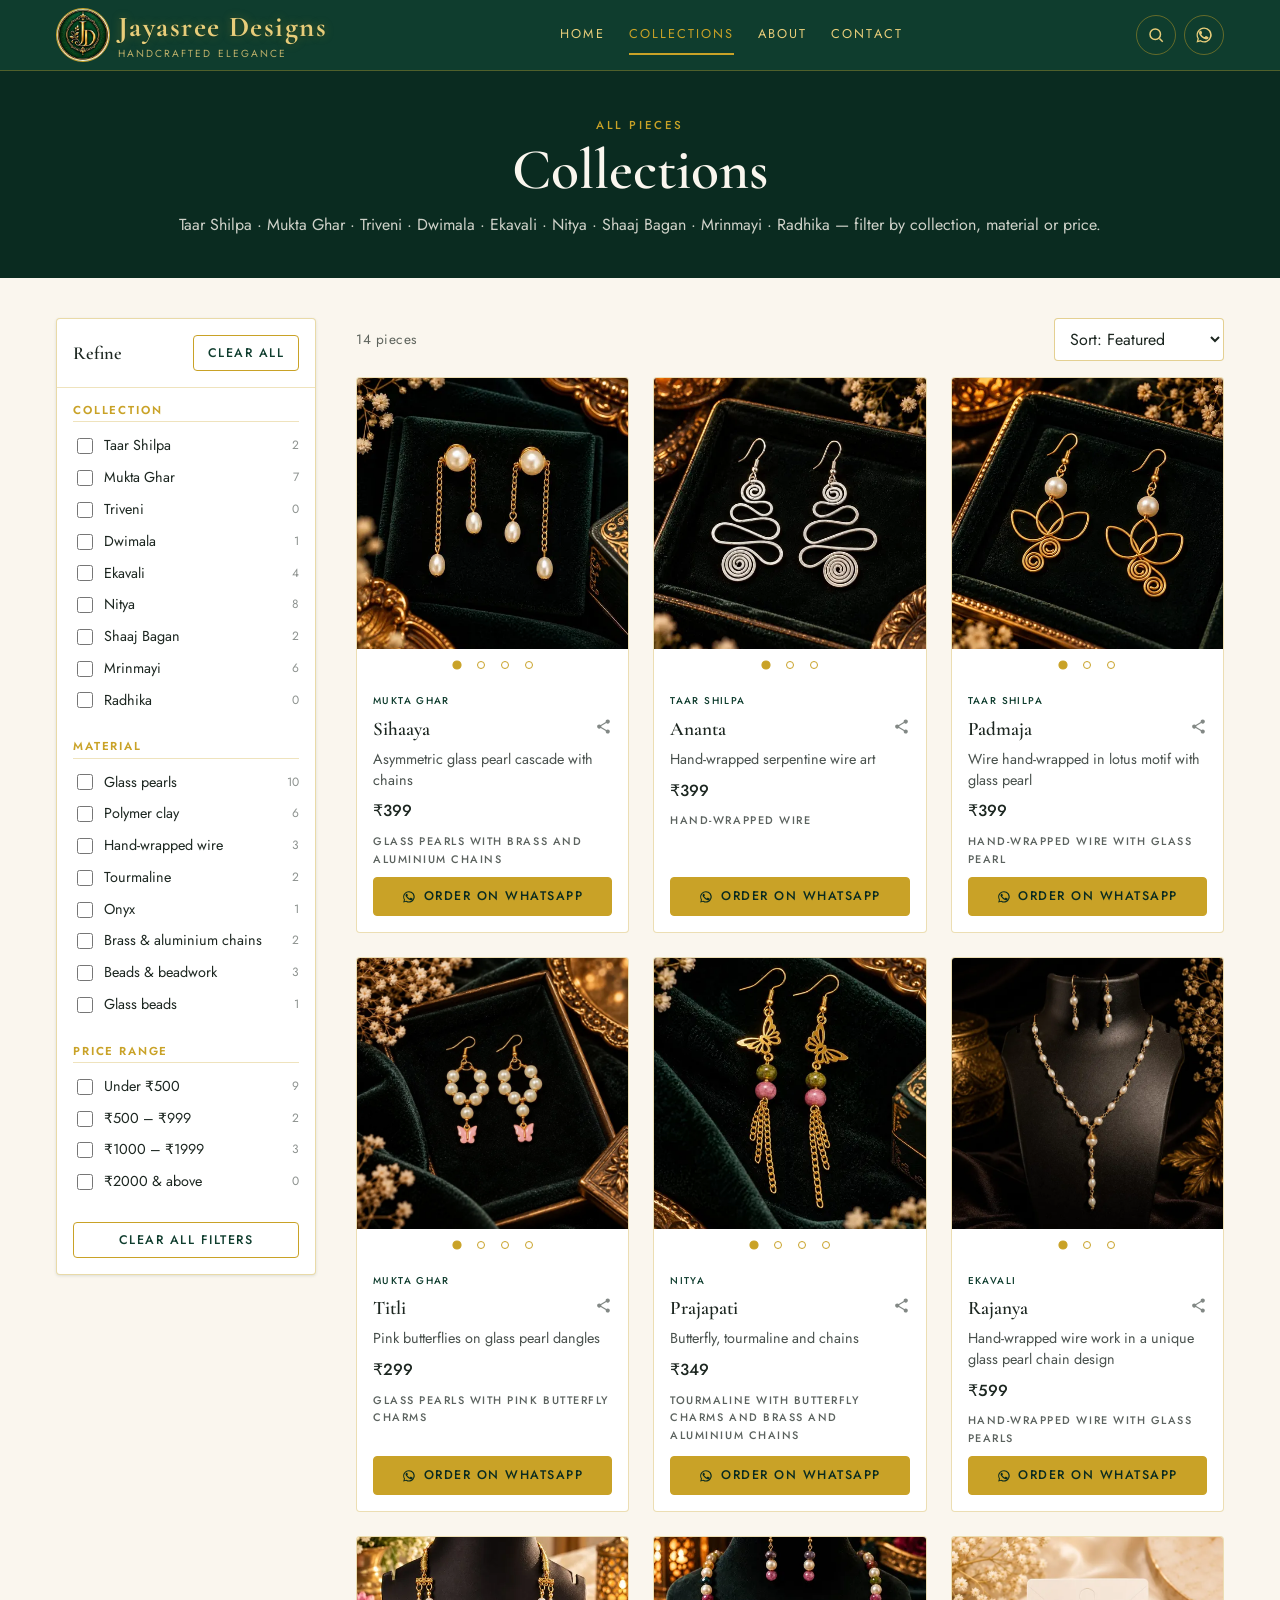
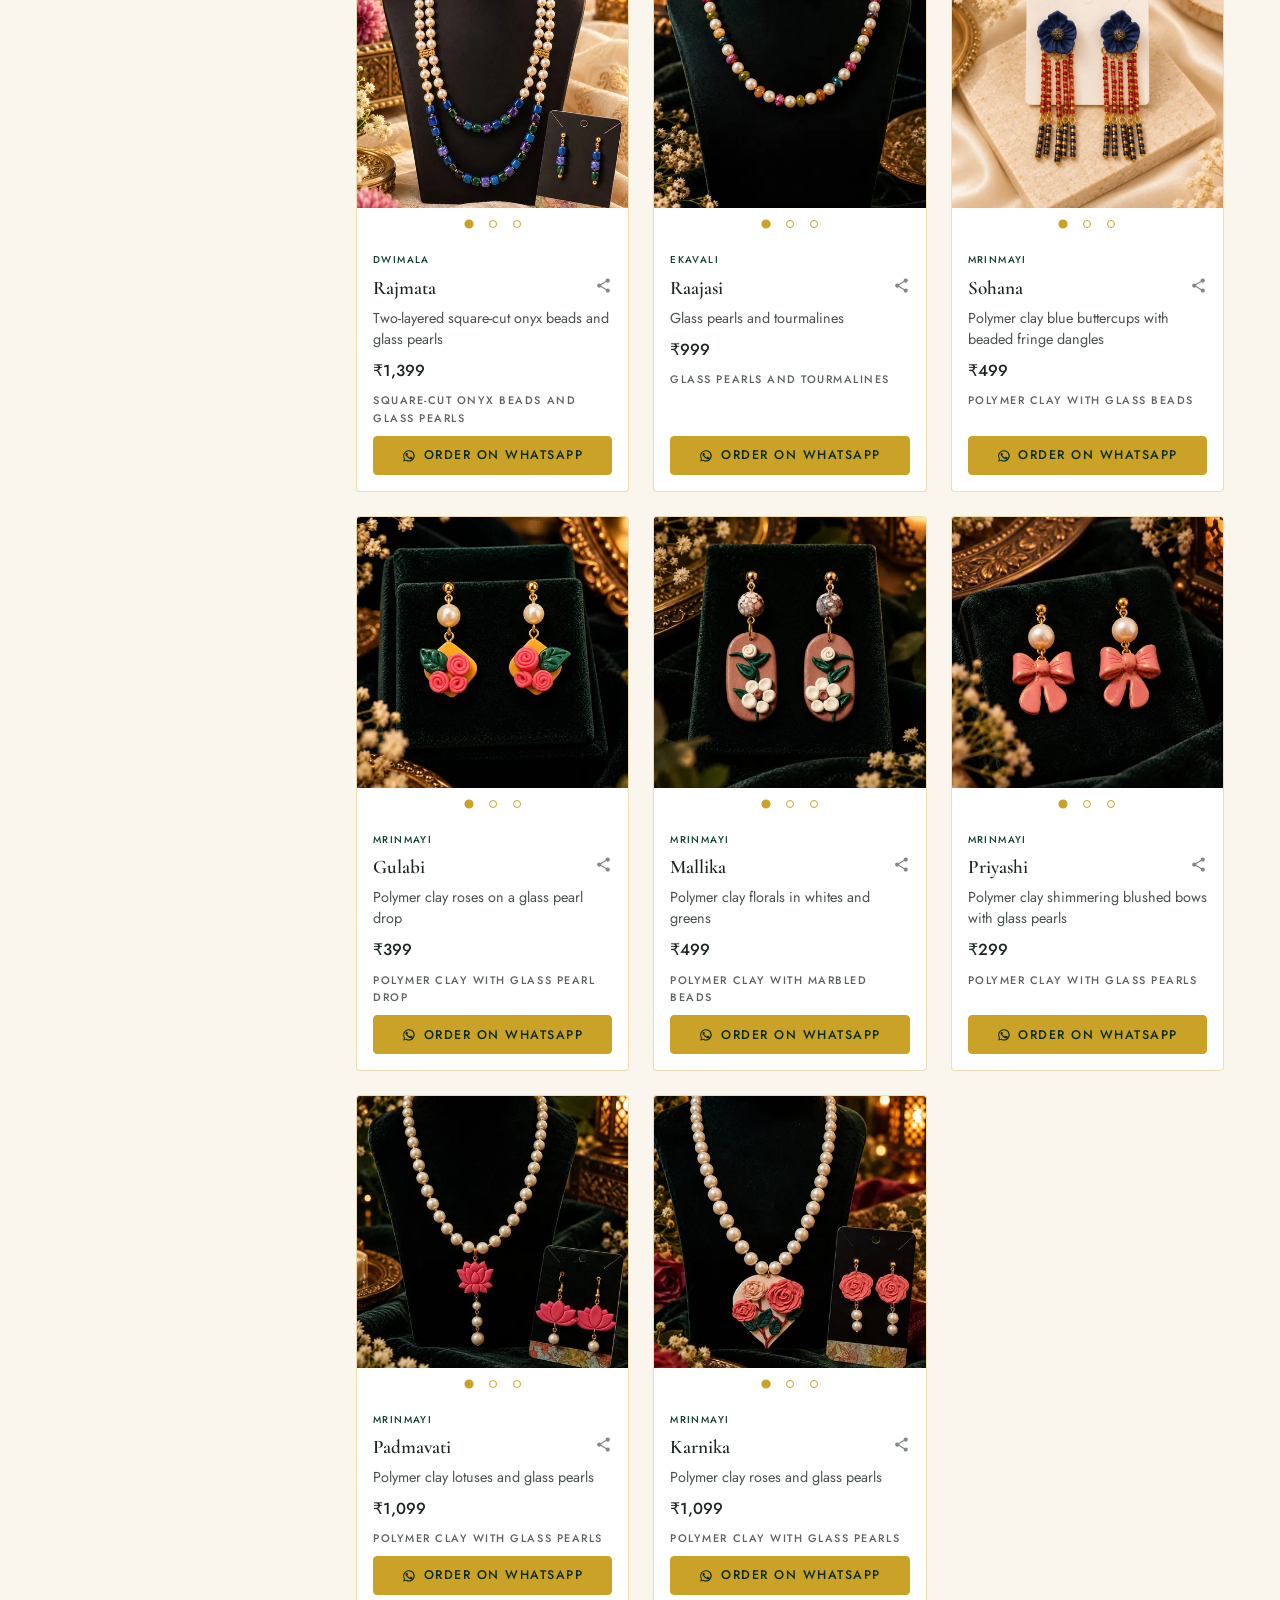
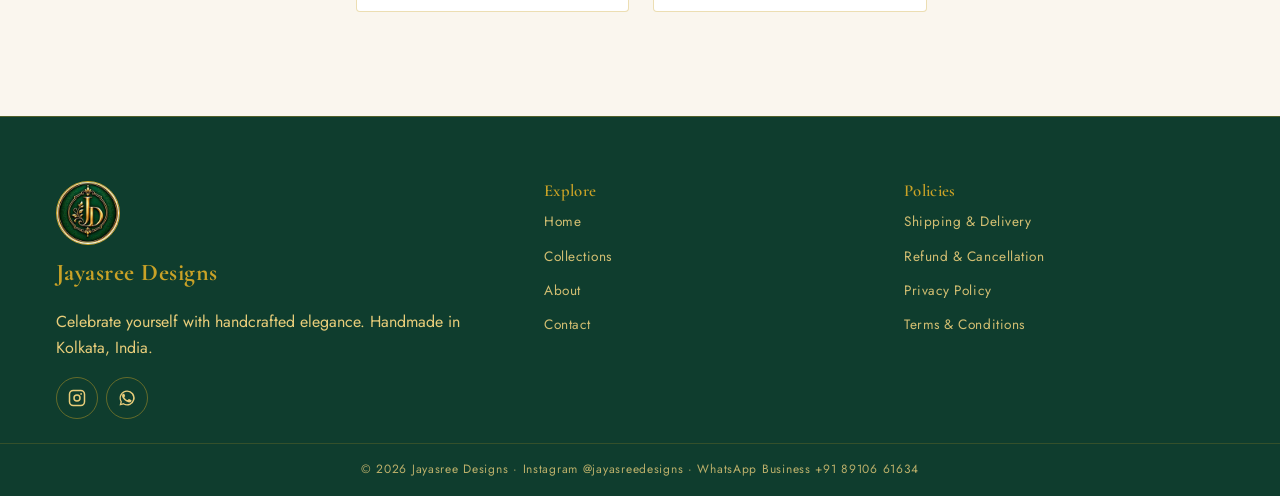
<file: collections.html>
<!DOCTYPE html>
<html lang="en">
<head>
  <meta charset="utf-8">
  <meta name="viewport" content="width=device-width, initial-scale=1">
  <title>Collections — Jayasree Designs</title>
  <meta name="description" content="Browse all Jayasree Designs handcrafted jewellery across nine collections — wire art, glass pearls, layered necklaces, polymer clay art, everyday and occasion pieces. Filter by collection, material and price. Order any piece on WhatsApp.">
  <link rel="canonical" href="https://www.jayasreedesigns.com/collections">
  <meta property="og:type" content="website">
  <meta property="og:site_name" content="Jayasree Designs">
  <meta property="og:locale" content="en_IN">
  <meta property="og:title" content="Collections — Jayasree Designs">
  <meta property="og:description" content="Browse all Jayasree Designs handcrafted jewellery across nine collections — wire art, glass pearls, layered necklaces, polymer clay art, everyday and occasion pieces. Filter by collection, material and price. Order any piece on WhatsApp.">
  <meta property="og:url" content="https://www.jayasreedesigns.com/collections">
  <meta property="og:image" content="https://www.jayasreedesigns.com/assets/images/Banner3.jpg">
  <meta property="og:image:width" content="1672">
  <meta property="og:image:height" content="941">
  <meta name="twitter:card" content="summary_large_image">
  <meta name="twitter:title" content="Collections — Jayasree Designs">
  <meta name="twitter:description" content="Browse all Jayasree Designs handcrafted jewellery across nine collections — wire art, glass pearls, layered necklaces, polymer clay art, everyday and occasion pieces. Filter by collection, material and price. Order any piece on WhatsApp.">
  <meta name="twitter:image" content="https://www.jayasreedesigns.com/assets/images/Banner3.jpg">
  <link rel="icon" href="assets/images/logo.jpg">
  <link rel="preconnect" href="https://fonts.googleapis.com">
  <link rel="preconnect" href="https://fonts.gstatic.com" crossorigin>
  <link rel="preload" as="style" href="https://fonts.googleapis.com/css2?family=Cormorant+Garamond:ital,wght@0,400;0,500;0,600;0,700;1,400&family=Jost:wght@300;400;500;600&display=swap">
  <link rel="stylesheet" href="https://fonts.googleapis.com/css2?family=Cormorant+Garamond:ital,wght@0,400;0,500;0,600;0,700;1,400&family=Jost:wght@300;400;500;600&display=swap" media="print" onload="this.media='all'">
  <noscript><link rel="stylesheet" href="https://fonts.googleapis.com/css2?family=Cormorant+Garamond:ital,wght@0,400;0,500;0,600;0,700;1,400&family=Jost:wght@300;400;500;600&display=swap"></noscript>
  <link rel="stylesheet" href="assets/css/styles.css?v=20261005c">
</head>
<body>
  <a class="skip-link" href="#main">Skip to content</a>

  <header class="site-header">
    <div class="container header-inner">
      <a class="brand" href="index.html" aria-label="Jayasree Designs — home">
        <img src="assets/images/logo.jpg" alt="" width="54" height="54">
        <span class="brand-text">
          <span class="brand-name" data-jd="name">Jayasree Designs</span>
          <span class="brand-tag" data-jd="header-tag">Handcrafted elegance</span>
        </span>
      </a>
      <nav class="nav" id="primary-nav" aria-label="Primary">
        <ul>
          <li><a href="index.html">Home</a></li>
          <li><a href="collections.html">Collections</a></li>
          <li><a href="about.html">About</a></li>
          <li><a href="contact.html">Contact</a></li>
        </ul>
      </nav>
      <div class="header-utils">
        <button type="button" class="icon-btn search-toggle" aria-label="Search" aria-expanded="false" aria-controls="header-search">
          <svg viewBox="0 0 24 24" fill="none" stroke="currentColor" stroke-width="2" aria-hidden="true"><circle cx="11" cy="11" r="7"/><line x1="21" y1="21" x2="16.65" y2="16.65"/></svg>
        </button>
        <a class="icon-btn" href="https://wa.me/918910661634?text=Hello%20Jayasree%20Designs!%20I%20found%20you%20through%20your%20website%20and%20would%20like%20to%20place%20an%20order." target="_blank" rel="noopener" aria-label="Order on WhatsApp" data-jd-wa data-wa-text="Hello Jayasree Designs! I found you through your website and would like to place an order.">
          <svg viewBox="0 0 24 24" fill="currentColor" aria-hidden="true"><path d="M12 2a10 10 0 0 0-8.6 15L2 22l5.2-1.4A10 10 0 1 0 12 2zm0 18.2c-1.5 0-3-.4-4.3-1.2l-.3-.2-2.9.8.8-2.8-.2-.3A8.2 8.2 0 1 1 12 20.2zm4.7-6c-.3-.1-1.7-.8-2-.9-.3-.1-.5-.1-.7.2s-.7 1-.9 1.1c-.2.2-.3.2-.6.1a8 8 0 0 1-2.4-1.5 9 9 0 0 1-1.6-2c-.2-.3 0-.5.1-.6l.5-.5.3-.5c.1-.2 0-.4 0-.6l-.9-2.2c-.2-.5-.4-.5-.7-.5h-.6a1.1 1.1 0 0 0-.8.4c-.3.3-1 1-1 2.5s1.1 2.9 1.2 3.1c.2.2 2.2 3.4 5.4 4.7 3.2 1.3 3.2.9 3.8.8.6 0 1.7-.7 2-1.4.2-.7.2-1.3.1-1.4z"/></svg>
        </a>
        <button type="button" class="menu-toggle" aria-label="Menu" aria-expanded="false" aria-controls="primary-nav">
          <svg viewBox="0 0 24 24" fill="none" stroke="currentColor" stroke-width="2" aria-hidden="true"><line x1="3" y1="6" x2="21" y2="6"/><line x1="3" y1="12" x2="21" y2="12"/><line x1="3" y1="18" x2="21" y2="18"/></svg>
        </button>
      </div>
      <form class="header-search" id="header-search" role="search" action="collections.html" method="get">
        <input type="search" name="q" placeholder="Search pieces…" aria-label="Search products">
        <button type="submit" class="icon-btn" aria-label="Submit search">
          <svg viewBox="0 0 24 24" fill="none" stroke="currentColor" stroke-width="2" aria-hidden="true"><circle cx="11" cy="11" r="7"/><line x1="21" y1="21" x2="16.65" y2="16.65"/></svg>
        </button>
      </form>
    </div>
  </header>

  <main id="main">
    <section class="page-header">
      <div class="container">
        <span class="eyebrow">All pieces</span>
        <h1>Collections</h1>
        <p>Taar Shilpa · Mukta Ghar · Triveni · Dwimala · Ekavali · Nitya · Shaaj Bagan · Mrinmayi · Radhika — filter by collection, material or price.</p>
      </div>
    </section>

    <section class="section">
      <div class="container">
        <div id="shop-root" aria-live="polite">
          <p class="material" style="text-align:center">Loading the catalogue…</p>
        </div>
      </div>
    </section>
  </main>

  <footer class="site-footer">
    <div class="container footer-grid">
      <div class="footer-brand">
        <img src="assets/images/logo.jpg" alt="Jayasree Designs">
        <p class="brand-name" data-jd="name">Jayasree Designs</p>
        <p data-jd="footer-blurb">Celebrate yourself with handcrafted elegance. Handmade in Kolkata, India.</p>
        <div class="social-row">
          <a href="https://instagram.com/jayasreedesigns" target="_blank" rel="noopener" aria-label="Jayasree Designs on Instagram" data-jd-ig>
            <svg viewBox="0 0 24 24" fill="none" stroke="currentColor" stroke-width="2" aria-hidden="true"><rect x="2" y="2" width="20" height="20" rx="5"/><circle cx="12" cy="12" r="4"/><circle cx="17.5" cy="6.5" r="1.2" fill="currentColor" stroke="none"/></svg>
          </a>
          <a href="https://wa.me/918910661634" target="_blank" rel="noopener" aria-label="Jayasree Designs on WhatsApp" data-jd-wa>
            <svg viewBox="0 0 24 24" fill="currentColor" aria-hidden="true"><path d="M12 2a10 10 0 0 0-8.6 15L2 22l5.2-1.4A10 10 0 1 0 12 2zm0 18.2c-1.5 0-3-.4-4.3-1.2l-.3-.2-2.9.8.8-2.8-.2-.3A8.2 8.2 0 1 1 12 20.2zm4.7-6c-.3-.1-1.7-.8-2-.9-.3-.1-.5-.1-.7.2s-.7 1-.9 1.1c-.2.2-.3.2-.6.1a8 8 0 0 1-2.4-1.5 9 9 0 0 1-1.6-2c-.2-.3 0-.5.1-.6l.5-.5.3-.5c.1-.2 0-.4 0-.6l-.9-2.2c-.2-.5-.4-.5-.7-.5h-.6a1.1 1.1 0 0 0-.8.4c-.3.3-1 1-1 2.5s1.1 2.9 1.2 3.1c.2.2 2.2 3.4 5.4 4.7 3.2 1.3 3.2.9 3.8.8.6 0 1.7-.7 2-1.4.2-.7.2-1.3.1-1.4z"/></svg>
          </a>
        </div>
      </div>
      <div>
        <h4>Explore</h4>
        <ul class="footer-nav">
          <li><a href="index.html">Home</a></li>
          <li><a href="collections.html">Collections</a></li>
          <li><a href="about.html">About</a></li>
          <li><a href="contact.html">Contact</a></li>
        </ul>
      </div>
      <div>
        <h4>Policies</h4>
        <ul class="footer-nav">
          <li><a href="shipping-policy.html">Shipping &amp; Delivery</a></li>
          <li><a href="refund-policy.html">Refund &amp; Cancellation</a></li>
          <li><a href="privacy-policy.html">Privacy Policy</a></li>
          <li><a href="terms.html">Terms &amp; Conditions</a></li>
        </ul>
      </div>
    </div>
    <div class="footer-bottom">
      <div class="container">© <span id="year">2026</span> <span data-jd="name">Jayasree Designs</span> · Instagram <span data-jd="instagram-handle">@jayasreedesigns</span> · WhatsApp Business <span data-jd="whatsapp-display">+91 89106 61634</span></div>
    </div>
  </footer>

  <script src="assets/js/site.js?v=20261005" defer></script>
  <script src="assets/js/products.js?v=20261005l" defer></script>
</body>
</html>
</file>
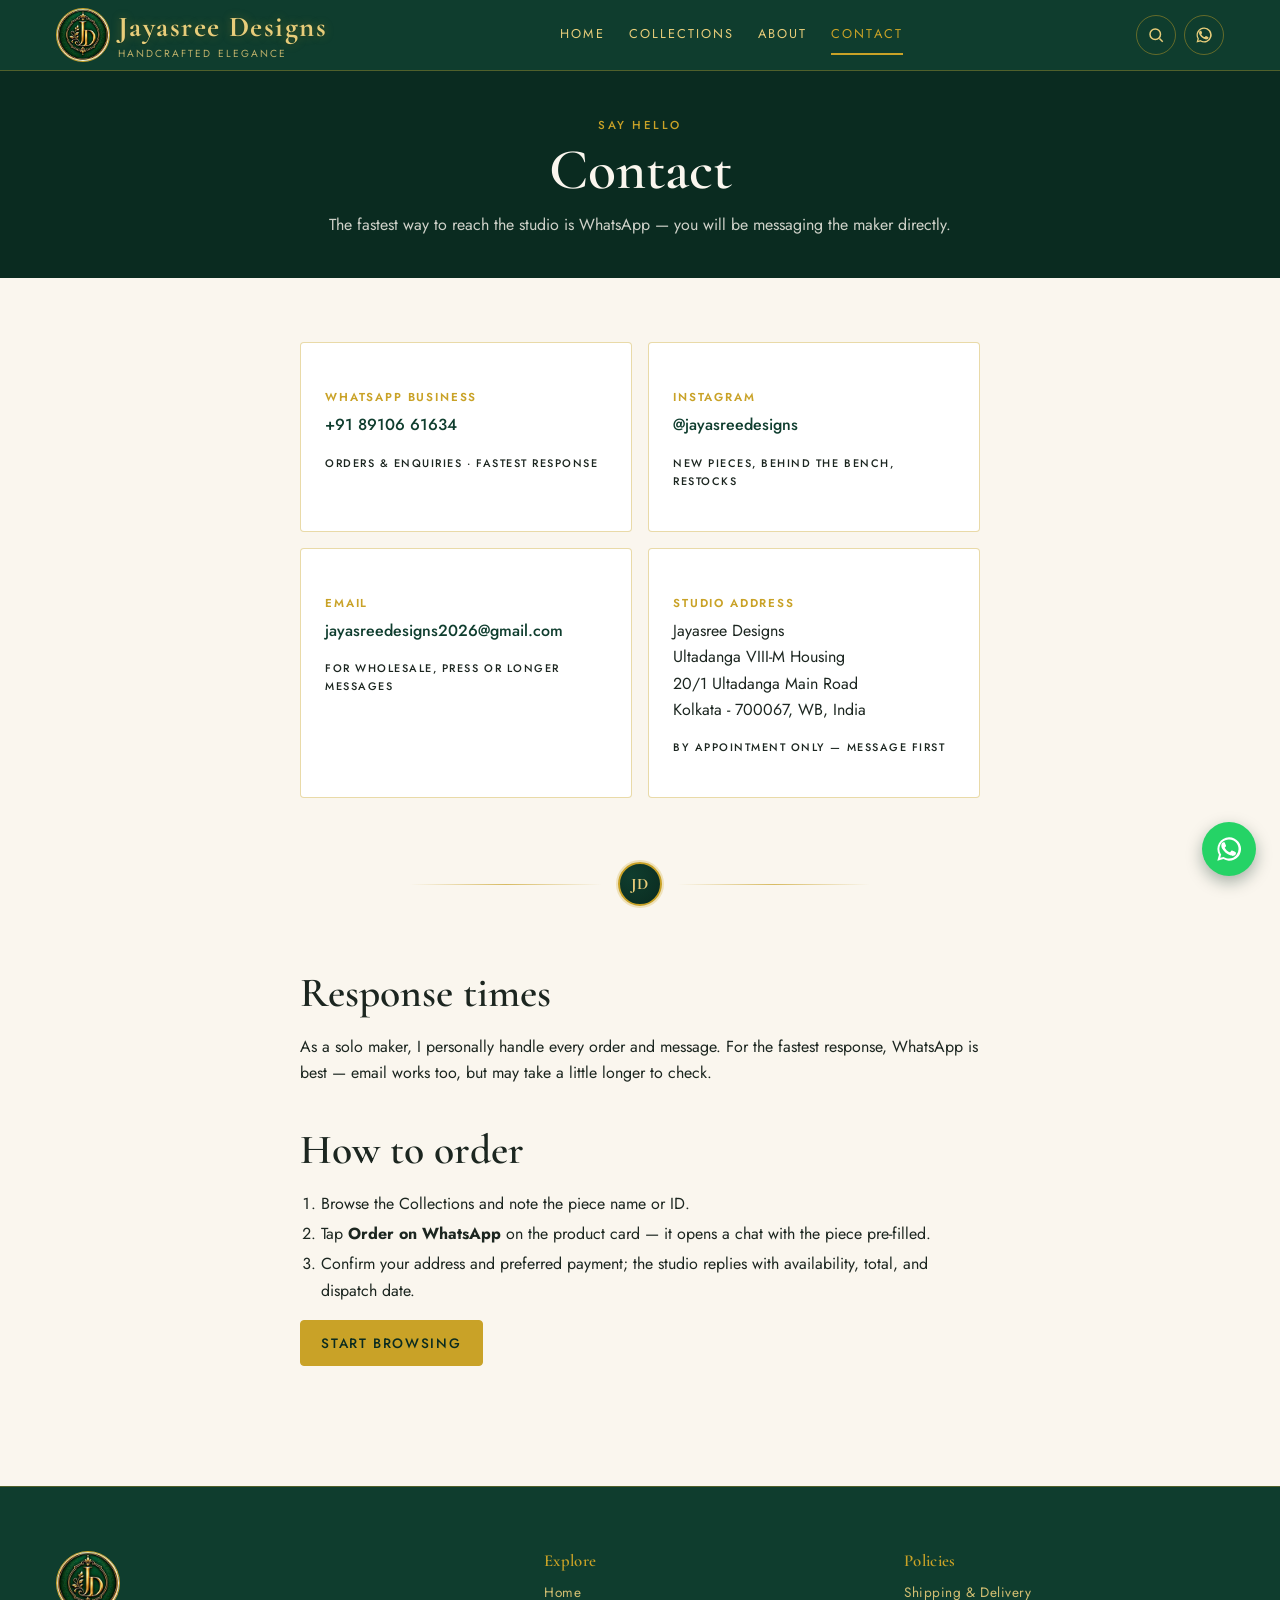
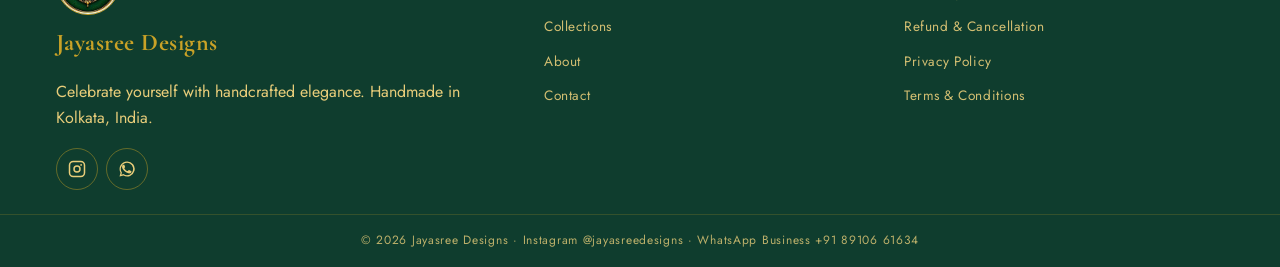
<file: contact.html>
<!DOCTYPE html>
<html lang="en">
<head>
  <meta charset="utf-8">
  <meta name="viewport" content="width=device-width, initial-scale=1">
  <title>Contact — Jayasree Designs</title>
  <meta name="description" content="Contact Jayasree Designs — WhatsApp Business, Instagram @jayasreedesigns, and email. Solo handcrafted jewellery studio based in Kolkata, India.">
  <link rel="canonical" href="https://www.jayasreedesigns.com/contact">
  <meta property="og:type" content="website">
  <meta property="og:site_name" content="Jayasree Designs">
  <meta property="og:locale" content="en_IN">
  <meta property="og:title" content="Contact — Jayasree Designs">
  <meta property="og:description" content="Contact Jayasree Designs — WhatsApp Business, Instagram @jayasreedesigns, and email. Solo handcrafted jewellery studio based in Kolkata, India.">
  <meta property="og:url" content="https://www.jayasreedesigns.com/contact">
  <meta property="og:image" content="https://www.jayasreedesigns.com/assets/images/Banner3.jpg">
  <meta property="og:image:width" content="1672">
  <meta property="og:image:height" content="941">
  <meta name="twitter:card" content="summary_large_image">
  <meta name="twitter:title" content="Contact — Jayasree Designs">
  <meta name="twitter:description" content="Contact Jayasree Designs — WhatsApp Business, Instagram @jayasreedesigns, and email. Solo handcrafted jewellery studio based in Kolkata, India.">
  <meta name="twitter:image" content="https://www.jayasreedesigns.com/assets/images/Banner3.jpg">
  <link rel="icon" href="assets/images/logo.jpg">
  <link rel="preconnect" href="https://fonts.googleapis.com">
  <link rel="preconnect" href="https://fonts.gstatic.com" crossorigin>
  <link rel="preload" as="style" href="https://fonts.googleapis.com/css2?family=Cormorant+Garamond:ital,wght@0,400;0,500;0,600;0,700;1,400&family=Jost:wght@300;400;500;600&display=swap">
  <link rel="stylesheet" href="https://fonts.googleapis.com/css2?family=Cormorant+Garamond:ital,wght@0,400;0,500;0,600;0,700;1,400&family=Jost:wght@300;400;500;600&display=swap" media="print" onload="this.media='all'">
  <noscript><link rel="stylesheet" href="https://fonts.googleapis.com/css2?family=Cormorant+Garamond:ital,wght@0,400;0,500;0,600;0,700;1,400&family=Jost:wght@300;400;500;600&display=swap"></noscript>
  <link rel="stylesheet" href="assets/css/styles.css?v=20261005c">
</head>
<body>
  <a class="skip-link" href="#main">Skip to content</a>

  <header class="site-header">
    <div class="container header-inner">
      <a class="brand" href="index.html" aria-label="Jayasree Designs — home">
        <img src="assets/images/logo.jpg" alt="" width="54" height="54">
        <span class="brand-text">
          <span class="brand-name" data-jd="name">Jayasree Designs</span>
          <span class="brand-tag" data-jd="header-tag">Handcrafted elegance</span>
        </span>
      </a>
      <nav class="nav" id="primary-nav" aria-label="Primary">
        <ul>
          <li><a href="index.html">Home</a></li>
          <li><a href="collections.html">Collections</a></li>
          <li><a href="about.html">About</a></li>
          <li><a href="contact.html">Contact</a></li>
        </ul>
      </nav>
      <div class="header-utils">
        <button type="button" class="icon-btn search-toggle" aria-label="Search" aria-expanded="false" aria-controls="header-search">
          <svg viewBox="0 0 24 24" fill="none" stroke="currentColor" stroke-width="2" aria-hidden="true"><circle cx="11" cy="11" r="7"/><line x1="21" y1="21" x2="16.65" y2="16.65"/></svg>
        </button>
        <a class="icon-btn" href="https://wa.me/918910661634?text=Hello%20Jayasree%20Designs!%20I%20found%20you%20through%20your%20website%20and%20would%20like%20to%20place%20an%20order." target="_blank" rel="noopener" aria-label="Order on WhatsApp" data-jd-wa data-wa-text="Hello Jayasree Designs! I found you through your website and would like to place an order.">
          <svg viewBox="0 0 24 24" fill="currentColor" aria-hidden="true"><path d="M12 2a10 10 0 0 0-8.6 15L2 22l5.2-1.4A10 10 0 1 0 12 2zm0 18.2c-1.5 0-3-.4-4.3-1.2l-.3-.2-2.9.8.8-2.8-.2-.3A8.2 8.2 0 1 1 12 20.2zm4.7-6c-.3-.1-1.7-.8-2-.9-.3-.1-.5-.1-.7.2s-.7 1-.9 1.1c-.2.2-.3.2-.6.1a8 8 0 0 1-2.4-1.5 9 9 0 0 1-1.6-2c-.2-.3 0-.5.1-.6l.5-.5.3-.5c.1-.2 0-.4 0-.6l-.9-2.2c-.2-.5-.4-.5-.7-.5h-.6a1.1 1.1 0 0 0-.8.4c-.3.3-1 1-1 2.5s1.1 2.9 1.2 3.1c.2.2 2.2 3.4 5.4 4.7 3.2 1.3 3.2.9 3.8.8.6 0 1.7-.7 2-1.4.2-.7.2-1.3.1-1.4z"/></svg>
        </a>
        <button type="button" class="menu-toggle" aria-label="Menu" aria-expanded="false" aria-controls="primary-nav">
          <svg viewBox="0 0 24 24" fill="none" stroke="currentColor" stroke-width="2" aria-hidden="true"><line x1="3" y1="6" x2="21" y2="6"/><line x1="3" y1="12" x2="21" y2="12"/><line x1="3" y1="18" x2="21" y2="18"/></svg>
        </button>
      </div>
      <form class="header-search" id="header-search" role="search" action="collections.html" method="get">
        <input type="search" name="q" placeholder="Search pieces…" aria-label="Search products">
        <button type="submit" class="icon-btn" aria-label="Submit search">
          <svg viewBox="0 0 24 24" fill="none" stroke="currentColor" stroke-width="2" aria-hidden="true"><circle cx="11" cy="11" r="7"/><line x1="21" y1="21" x2="16.65" y2="16.65"/></svg>
        </button>
      </form>
    </div>
  </header>

  <main id="main">
    <section class="page-header">
      <div class="container">
        <span class="eyebrow">Say hello</span>
        <h1>Contact</h1>
        <p>The fastest way to reach the studio is WhatsApp — you will be messaging the maker directly.</p>
      </div>
    </section>

    <section class="section">
      <div class="container">
        <div class="prose">
          <div class="info-grid">
            <div class="info-card">
              <h3>WhatsApp Business</h3>
              <p><a href="https://wa.me/918910661634?text=Hello%20Jayasree%20Designs!%20I%20have%20a%20question." target="_blank" rel="noopener" data-jd-wa data-wa-text="Hello Jayasree Designs! I have a question." data-jd="whatsapp-display">+91 89106 61634</a></p>
              <p class="material">Orders &amp; enquiries · fastest response</p>
            </div>
            <div class="info-card">
              <h3>Instagram</h3>
              <p><a href="https://instagram.com/jayasreedesigns" target="_blank" rel="noopener" data-jd-ig data-jd="instagram-handle">@jayasreedesigns</a></p>
              <p class="material">New pieces, behind the bench, restocks</p>
            </div>
            <div class="info-card">
              <h3>Email</h3>
              <p><a href="mailto:jayasreedesigns2026@gmail.com" data-jd-email>jayasreedesigns2026@gmail.com</a></p>
              <p class="material">For wholesale, press or longer messages</p>
            </div>
            <div class="info-card">
              <h3>Studio address</h3>
              <p data-jd="address">Jayasree Designs<br>Ultadanga VIII-M Housing<br>20/1 Ultadanga Main Road<br>Kolkata - 700067, WB, India</p>
              <p class="material">By appointment only — message first</p>
            </div>
          </div>

          <div class="section-divider" aria-hidden="true"><span class="medallion"><span>JD</span></span></div>

          <h2>Response times</h2>
          <p>As a solo maker, I personally handle every order and message. For the fastest response, WhatsApp is best — email works too, but may take a little longer to check.</p>

          <h2>How to order</h2>
          <ol>
            <li>Browse the <a href="collections.html">Collections</a> and note the piece name or ID.</li>
            <li>Tap <strong>Order on WhatsApp</strong> on the product card — it opens a chat with the piece pre-filled.</li>
            <li>Confirm your address and preferred payment; the studio replies with availability, total, and dispatch date.</li>
          </ol>
          <p><a class="btn" href="collections.html">Start browsing</a></p>
        </div>
      </div>
    </section>
  </main>

  <footer class="site-footer">
    <div class="container footer-grid">
      <div class="footer-brand">
        <img src="assets/images/logo.jpg" alt="Jayasree Designs">
        <p class="brand-name" data-jd="name">Jayasree Designs</p>
        <p data-jd="footer-blurb">Celebrate yourself with handcrafted elegance. Handmade in Kolkata, India.</p>
        <div class="social-row">
          <a href="https://instagram.com/jayasreedesigns" target="_blank" rel="noopener" aria-label="Jayasree Designs on Instagram" data-jd-ig>
            <svg viewBox="0 0 24 24" fill="none" stroke="currentColor" stroke-width="2" aria-hidden="true"><rect x="2" y="2" width="20" height="20" rx="5"/><circle cx="12" cy="12" r="4"/><circle cx="17.5" cy="6.5" r="1.2" fill="currentColor" stroke="none"/></svg>
          </a>
          <a href="https://wa.me/918910661634" target="_blank" rel="noopener" aria-label="Jayasree Designs on WhatsApp" data-jd-wa>
            <svg viewBox="0 0 24 24" fill="currentColor" aria-hidden="true"><path d="M12 2a10 10 0 0 0-8.6 15L2 22l5.2-1.4A10 10 0 1 0 12 2zm0 18.2c-1.5 0-3-.4-4.3-1.2l-.3-.2-2.9.8.8-2.8-.2-.3A8.2 8.2 0 1 1 12 20.2zm4.7-6c-.3-.1-1.7-.8-2-.9-.3-.1-.5-.1-.7.2s-.7 1-.9 1.1c-.2.2-.3.2-.6.1a8 8 0 0 1-2.4-1.5 9 9 0 0 1-1.6-2c-.2-.3 0-.5.1-.6l.5-.5.3-.5c.1-.2 0-.4 0-.6l-.9-2.2c-.2-.5-.4-.5-.7-.5h-.6a1.1 1.1 0 0 0-.8.4c-.3.3-1 1-1 2.5s1.1 2.9 1.2 3.1c.2.2 2.2 3.4 5.4 4.7 3.2 1.3 3.2.9 3.8.8.6 0 1.7-.7 2-1.4.2-.7.2-1.3.1-1.4z"/></svg>
          </a>
        </div>
      </div>
      <div>
        <h4>Explore</h4>
        <ul class="footer-nav">
          <li><a href="index.html">Home</a></li>
          <li><a href="collections.html">Collections</a></li>
          <li><a href="about.html">About</a></li>
          <li><a href="contact.html">Contact</a></li>
        </ul>
      </div>
      <div>
        <h4>Policies</h4>
        <ul class="footer-nav">
          <li><a href="shipping-policy.html">Shipping &amp; Delivery</a></li>
          <li><a href="refund-policy.html">Refund &amp; Cancellation</a></li>
          <li><a href="privacy-policy.html">Privacy Policy</a></li>
          <li><a href="terms.html">Terms &amp; Conditions</a></li>
        </ul>
      </div>
    </div>
    <div class="footer-bottom">
      <div class="container">© <span id="year">2026</span> <span data-jd="name">Jayasree Designs</span> · Instagram <span data-jd="instagram-handle">@jayasreedesigns</span> · WhatsApp Business <span data-jd="whatsapp-display">+91 89106 61634</span></div>
    </div>
  </footer>

  <a class="whatsapp-fab" href="https://wa.me/918910661634?text=Hello%20Jayasree%20Designs!%20I%20have%20a%20question." target="_blank" rel="noopener" aria-label="Chat with us on WhatsApp" data-jd-wa data-wa-text="Hello Jayasree Designs! I have a question.">
    <svg viewBox="0 0 24 24" fill="currentColor" aria-hidden="true"><path d="M12 2a10 10 0 0 0-8.6 15L2 22l5.2-1.4A10 10 0 1 0 12 2zm0 18.2c-1.5 0-3-.4-4.3-1.2l-.3-.2-2.9.8.8-2.8-.2-.3A8.2 8.2 0 1 1 12 20.2zm4.7-6c-.3-.1-1.7-.8-2-.9-.3-.1-.5-.1-.7.2s-.7 1-.9 1.1c-.2.2-.3.2-.6.1a8 8 0 0 1-2.4-1.5 9 9 0 0 1-1.6-2c-.2-.3 0-.5.1-.6l.5-.5.3-.5c.1-.2 0-.4 0-.6l-.9-2.2c-.2-.5-.4-.5-.7-.5h-.6a1.1 1.1 0 0 0-.8.4c-.3.3-1 1-1 2.5s1.1 2.9 1.2 3.1c.2.2 2.2 3.4 5.4 4.7 3.2 1.3 3.2.9 3.8.8.6 0 1.7-.7 2-1.4.2-.7.2-1.3.1-1.4z"/></svg>
  </a>

  <script src="assets/js/site.js?v=20261005" defer></script>
</body>
</html>
</file>
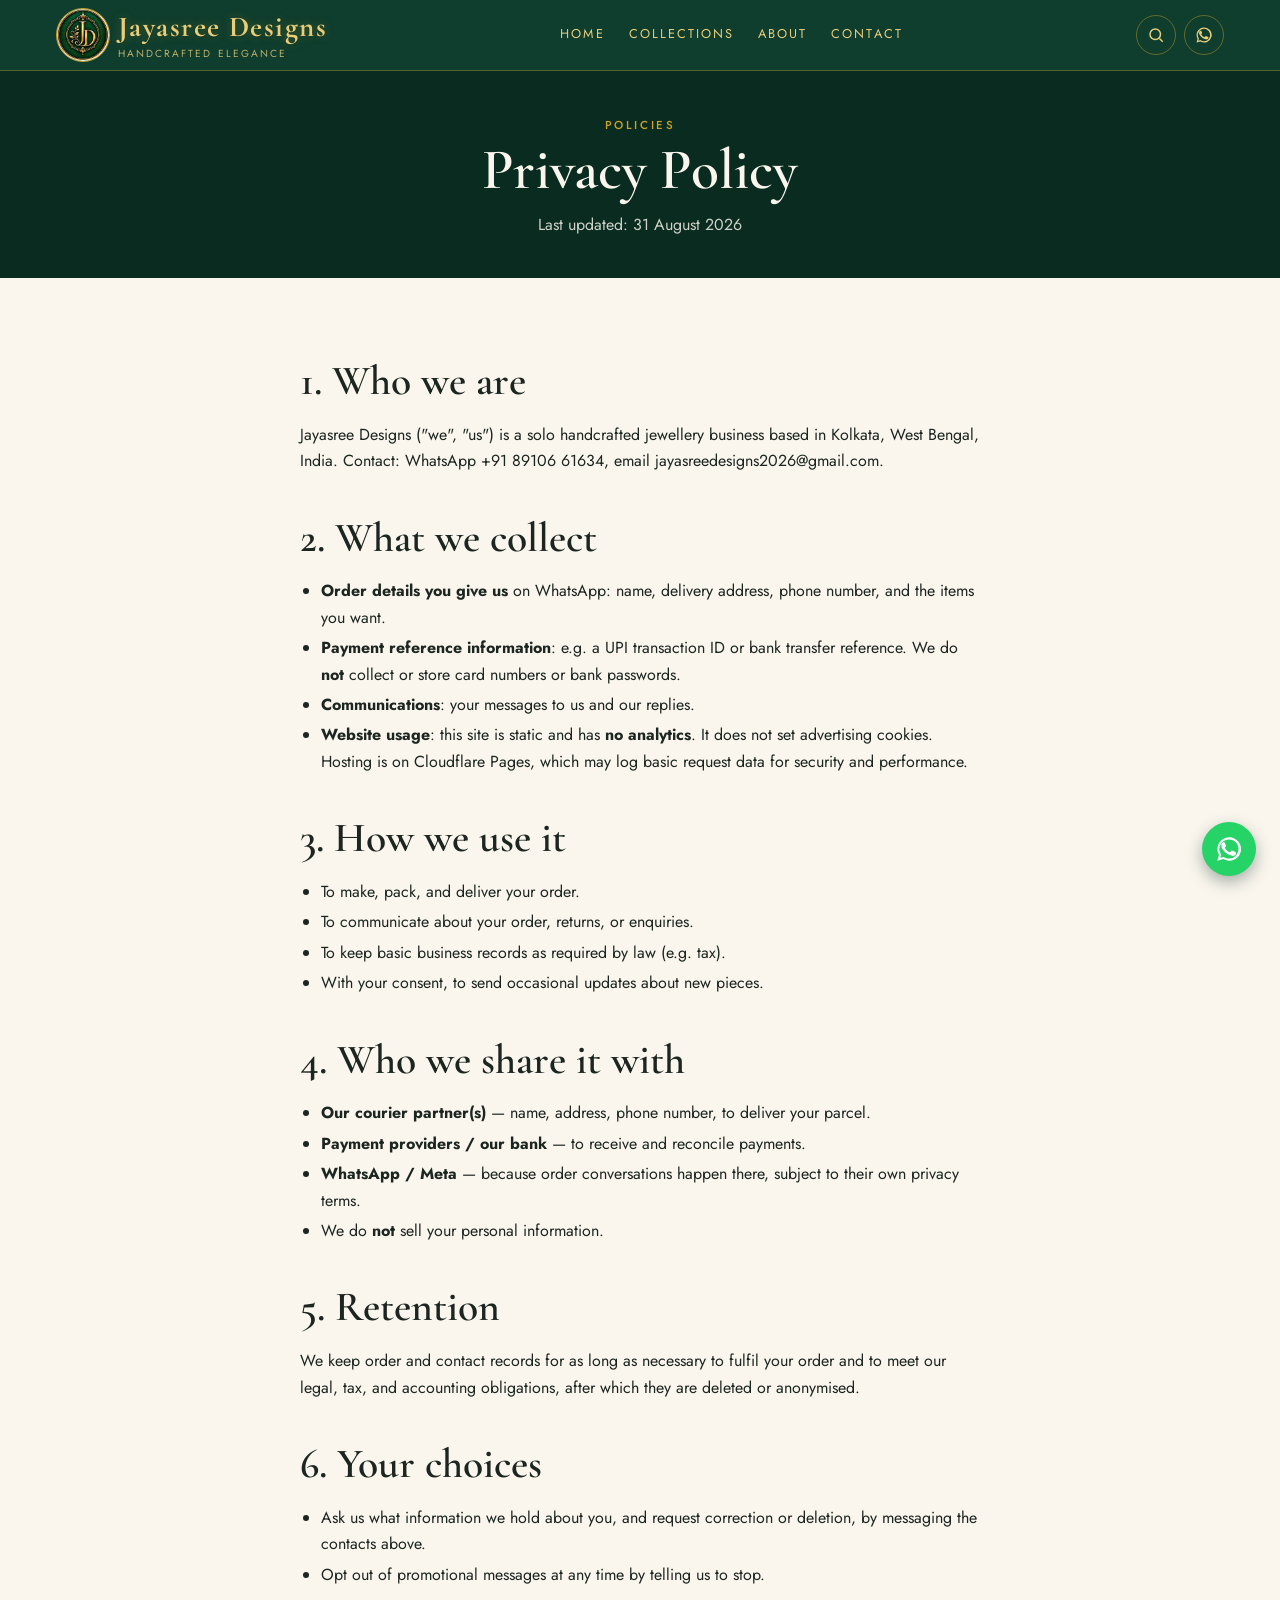
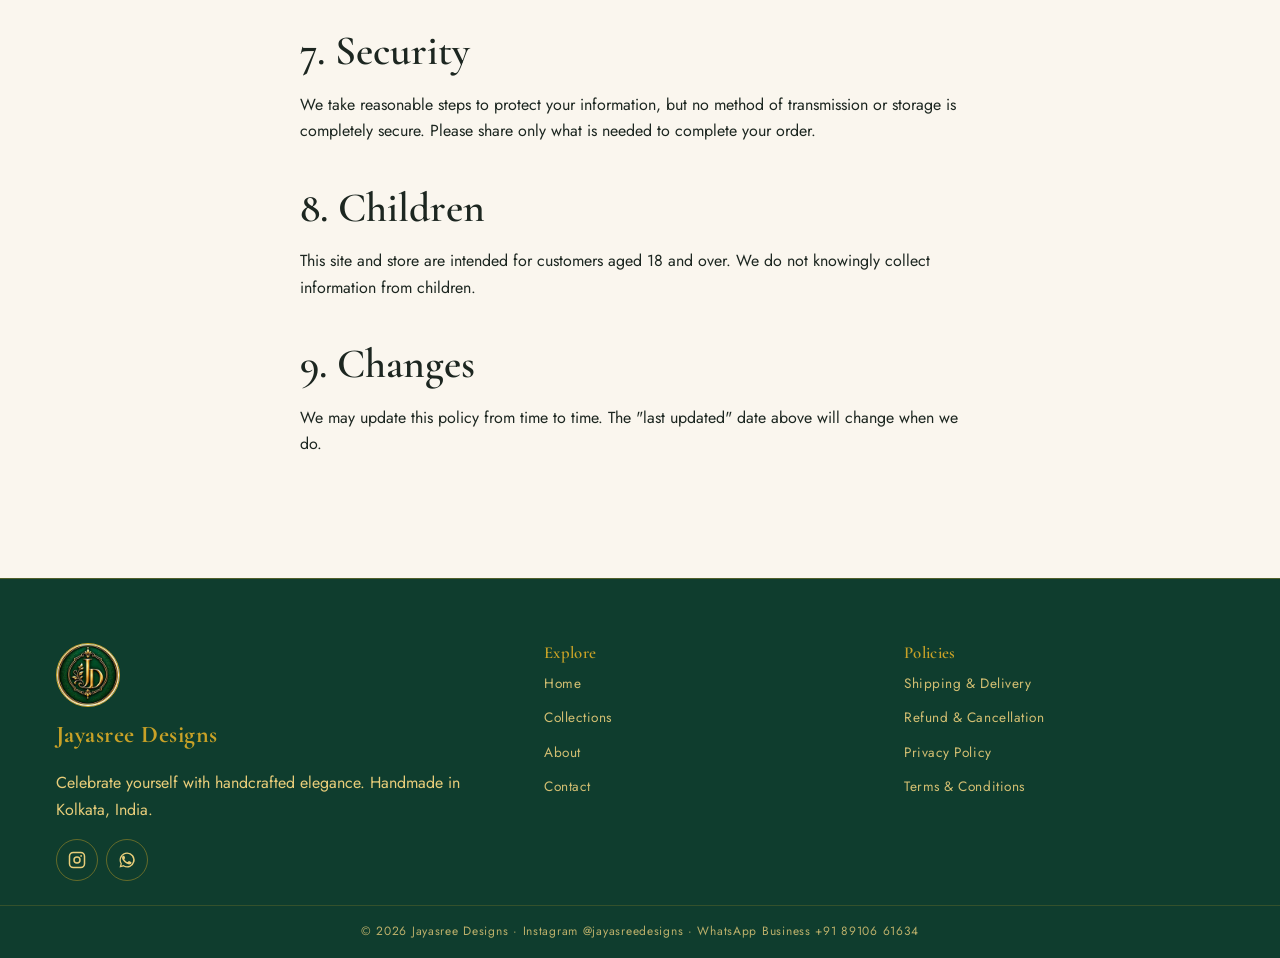
<file: privacy-policy.html>
<!DOCTYPE html>
<html lang="en">
<head>
  <meta charset="utf-8">
  <meta name="viewport" content="width=device-width, initial-scale=1">
  <title>Privacy Policy — Jayasree Designs</title>
  <meta name="description" content="Privacy policy for Jayasree Designs — what information is collected when you order handcrafted jewellery, how it is used, and your choices.">
  <link rel="canonical" href="https://www.jayasreedesigns.com/privacy-policy">
  <meta property="og:type" content="website">
  <meta property="og:site_name" content="Jayasree Designs">
  <meta property="og:locale" content="en_IN">
  <meta property="og:title" content="Privacy Policy — Jayasree Designs">
  <meta property="og:description" content="Privacy policy for Jayasree Designs — what information is collected when you order handcrafted jewellery, how it is used, and your choices.">
  <meta property="og:url" content="https://www.jayasreedesigns.com/privacy-policy">
  <meta property="og:image" content="https://www.jayasreedesigns.com/assets/images/Banner3.jpg">
  <meta property="og:image:width" content="1672">
  <meta property="og:image:height" content="941">
  <meta name="twitter:card" content="summary_large_image">
  <meta name="twitter:title" content="Privacy Policy — Jayasree Designs">
  <meta name="twitter:description" content="Privacy policy for Jayasree Designs — what information is collected when you order handcrafted jewellery, how it is used, and your choices.">
  <meta name="twitter:image" content="https://www.jayasreedesigns.com/assets/images/Banner3.jpg">
  <link rel="icon" href="assets/images/logo.jpg">
  <link rel="preconnect" href="https://fonts.googleapis.com">
  <link rel="preconnect" href="https://fonts.gstatic.com" crossorigin>
  <link rel="preload" as="style" href="https://fonts.googleapis.com/css2?family=Cormorant+Garamond:ital,wght@0,400;0,500;0,600;0,700;1,400&family=Jost:wght@300;400;500;600&display=swap">
  <link rel="stylesheet" href="https://fonts.googleapis.com/css2?family=Cormorant+Garamond:ital,wght@0,400;0,500;0,600;0,700;1,400&family=Jost:wght@300;400;500;600&display=swap" media="print" onload="this.media='all'">
  <noscript><link rel="stylesheet" href="https://fonts.googleapis.com/css2?family=Cormorant+Garamond:ital,wght@0,400;0,500;0,600;0,700;1,400&family=Jost:wght@300;400;500;600&display=swap"></noscript>
  <link rel="stylesheet" href="assets/css/styles.css?v=20261005c">
</head>
<body>
  <a class="skip-link" href="#main">Skip to content</a>

  <header class="site-header">
    <div class="container header-inner">
      <a class="brand" href="index.html" aria-label="Jayasree Designs — home">
        <img src="assets/images/logo.jpg" alt="" width="54" height="54">
        <span class="brand-text">
          <span class="brand-name" data-jd="name">Jayasree Designs</span>
          <span class="brand-tag" data-jd="header-tag">Handcrafted elegance</span>
        </span>
      </a>
      <nav class="nav" id="primary-nav" aria-label="Primary">
        <ul>
          <li><a href="index.html">Home</a></li>
          <li><a href="collections.html">Collections</a></li>
          <li><a href="about.html">About</a></li>
          <li><a href="contact.html">Contact</a></li>
        </ul>
      </nav>
      <div class="header-utils">
        <button type="button" class="icon-btn search-toggle" aria-label="Search" aria-expanded="false" aria-controls="header-search">
          <svg viewBox="0 0 24 24" fill="none" stroke="currentColor" stroke-width="2" aria-hidden="true"><circle cx="11" cy="11" r="7"/><line x1="21" y1="21" x2="16.65" y2="16.65"/></svg>
        </button>
        <a class="icon-btn" href="https://wa.me/918910661634?text=Hello%20Jayasree%20Designs!%20I%20found%20you%20through%20your%20website%20and%20would%20like%20to%20place%20an%20order." target="_blank" rel="noopener" aria-label="Order on WhatsApp" data-jd-wa data-wa-text="Hello Jayasree Designs! I found you through your website and would like to place an order.">
          <svg viewBox="0 0 24 24" fill="currentColor" aria-hidden="true"><path d="M12 2a10 10 0 0 0-8.6 15L2 22l5.2-1.4A10 10 0 1 0 12 2zm0 18.2c-1.5 0-3-.4-4.3-1.2l-.3-.2-2.9.8.8-2.8-.2-.3A8.2 8.2 0 1 1 12 20.2zm4.7-6c-.3-.1-1.7-.8-2-.9-.3-.1-.5-.1-.7.2s-.7 1-.9 1.1c-.2.2-.3.2-.6.1a8 8 0 0 1-2.4-1.5 9 9 0 0 1-1.6-2c-.2-.3 0-.5.1-.6l.5-.5.3-.5c.1-.2 0-.4 0-.6l-.9-2.2c-.2-.5-.4-.5-.7-.5h-.6a1.1 1.1 0 0 0-.8.4c-.3.3-1 1-1 2.5s1.1 2.9 1.2 3.1c.2.2 2.2 3.4 5.4 4.7 3.2 1.3 3.2.9 3.8.8.6 0 1.7-.7 2-1.4.2-.7.2-1.3.1-1.4z"/></svg>
        </a>
        <button type="button" class="menu-toggle" aria-label="Menu" aria-expanded="false" aria-controls="primary-nav">
          <svg viewBox="0 0 24 24" fill="none" stroke="currentColor" stroke-width="2" aria-hidden="true"><line x1="3" y1="6" x2="21" y2="6"/><line x1="3" y1="12" x2="21" y2="12"/><line x1="3" y1="18" x2="21" y2="18"/></svg>
        </button>
      </div>
      <form class="header-search" id="header-search" role="search" action="collections.html" method="get">
        <input type="search" name="q" placeholder="Search pieces…" aria-label="Search products">
        <button type="submit" class="icon-btn" aria-label="Submit search">
          <svg viewBox="0 0 24 24" fill="none" stroke="currentColor" stroke-width="2" aria-hidden="true"><circle cx="11" cy="11" r="7"/><line x1="21" y1="21" x2="16.65" y2="16.65"/></svg>
        </button>
      </form>
    </div>
  </header>

  <main id="main">
    <section class="page-header">
      <div class="container">
        <span class="eyebrow">Policies</span>
        <h1>Privacy Policy</h1>
        <p>Last updated: 31 August 2026</p>
      </div>
    </section>

    <section class="section">
      <div class="container">
        <div class="prose">
          <h2>1. Who we are</h2>
          <p>Jayasree Designs ("we", "us") is a solo handcrafted jewellery business based in Kolkata, West Bengal, India. Contact: WhatsApp <a href="https://wa.me/918910661634" data-jd-wa data-jd="whatsapp-display">+91 89106 61634</a>, email <a href="mailto:jayasreedesigns2026@gmail.com" data-jd-email>jayasreedesigns2026@gmail.com</a>.</p>

          <h2>2. What we collect</h2>
          <ul>
            <li><strong>Order details you give us</strong> on WhatsApp: name, delivery address, phone number, and the items you want.</li>
            <li><strong>Payment reference information</strong>: e.g. a UPI transaction ID or bank transfer reference. We do <strong>not</strong> collect or store card numbers or bank passwords.</li>
            <li><strong>Communications</strong>: your messages to us and our replies.</li>
            <li><strong>Website usage</strong>: this site is static and has <strong>no analytics</strong>. It does not set advertising cookies. Hosting is on Cloudflare Pages, which may log basic request data for security and performance.</li>
          </ul>

          <h2>3. How we use it</h2>
          <ul>
            <li>To make, pack, and deliver your order.</li>
            <li>To communicate about your order, returns, or enquiries.</li>
            <li>To keep basic business records as required by law (e.g. tax).</li>
            <li>With your consent, to send occasional updates about new pieces.</li>
          </ul>

          <h2>4. Who we share it with</h2>
          <ul>
            <li><strong>Our courier partner(s)</strong> — name, address, phone number, to deliver your parcel.</li>
            <li><strong>Payment providers / our bank</strong> — to receive and reconcile payments.</li>
            <li><strong>WhatsApp / Meta</strong> — because order conversations happen there, subject to their own privacy terms.</li>
            <li>We do <strong>not</strong> sell your personal information.</li>
          </ul>

          <h2>5. Retention</h2>
          <p>We keep order and contact records for as long as necessary to fulfil your order and to meet our legal, tax, and accounting obligations, after which they are deleted or anonymised.</p>

          <h2>6. Your choices</h2>
          <ul>
            <li>Ask us what information we hold about you, and request correction or deletion, by messaging the contacts above.</li>
            <li>Opt out of promotional messages at any time by telling us to stop.</li>
          </ul>

          <h2>7. Security</h2>
          <p>We take reasonable steps to protect your information, but no method of transmission or storage is completely secure. Please share only what is needed to complete your order.</p>

          <h2>8. Children</h2>
          <p>This site and store are intended for customers aged 18 and over. We do not knowingly collect information from children.</p>

          <h2>9. Changes</h2>
          <p>We may update this policy from time to time. The "last updated" date above will change when we do.</p>
        </div>
      </div>
    </section>
  </main>

  <footer class="site-footer">
    <div class="container footer-grid">
      <div class="footer-brand">
        <img src="assets/images/logo.jpg" alt="Jayasree Designs">
        <p class="brand-name" data-jd="name">Jayasree Designs</p>
        <p data-jd="footer-blurb">Celebrate yourself with handcrafted elegance. Handmade in Kolkata, India.</p>
        <div class="social-row">
          <a href="https://instagram.com/jayasreedesigns" target="_blank" rel="noopener" aria-label="Jayasree Designs on Instagram" data-jd-ig>
            <svg viewBox="0 0 24 24" fill="none" stroke="currentColor" stroke-width="2" aria-hidden="true"><rect x="2" y="2" width="20" height="20" rx="5"/><circle cx="12" cy="12" r="4"/><circle cx="17.5" cy="6.5" r="1.2" fill="currentColor" stroke="none"/></svg>
          </a>
          <a href="https://wa.me/918910661634" target="_blank" rel="noopener" aria-label="Jayasree Designs on WhatsApp" data-jd-wa>
            <svg viewBox="0 0 24 24" fill="currentColor" aria-hidden="true"><path d="M12 2a10 10 0 0 0-8.6 15L2 22l5.2-1.4A10 10 0 1 0 12 2zm0 18.2c-1.5 0-3-.4-4.3-1.2l-.3-.2-2.9.8.8-2.8-.2-.3A8.2 8.2 0 1 1 12 20.2zm4.7-6c-.3-.1-1.7-.8-2-.9-.3-.1-.5-.1-.7.2s-.7 1-.9 1.1c-.2.2-.3.2-.6.1a8 8 0 0 1-2.4-1.5 9 9 0 0 1-1.6-2c-.2-.3 0-.5.1-.6l.5-.5.3-.5c.1-.2 0-.4 0-.6l-.9-2.2c-.2-.5-.4-.5-.7-.5h-.6a1.1 1.1 0 0 0-.8.4c-.3.3-1 1-1 2.5s1.1 2.9 1.2 3.1c.2.2 2.2 3.4 5.4 4.7 3.2 1.3 3.2.9 3.8.8.6 0 1.7-.7 2-1.4.2-.7.2-1.3.1-1.4z"/></svg>
          </a>
        </div>
      </div>
      <div>
        <h4>Explore</h4>
        <ul class="footer-nav">
          <li><a href="index.html">Home</a></li>
          <li><a href="collections.html">Collections</a></li>
          <li><a href="about.html">About</a></li>
          <li><a href="contact.html">Contact</a></li>
        </ul>
      </div>
      <div>
        <h4>Policies</h4>
        <ul class="footer-nav">
          <li><a href="shipping-policy.html">Shipping &amp; Delivery</a></li>
          <li><a href="refund-policy.html">Refund &amp; Cancellation</a></li>
          <li><a href="privacy-policy.html">Privacy Policy</a></li>
          <li><a href="terms.html">Terms &amp; Conditions</a></li>
        </ul>
      </div>
    </div>
    <div class="footer-bottom">
      <div class="container">© <span id="year">2026</span> <span data-jd="name">Jayasree Designs</span> · Instagram <span data-jd="instagram-handle">@jayasreedesigns</span> · WhatsApp Business <span data-jd="whatsapp-display">+91 89106 61634</span></div>
    </div>
  </footer>

  <a class="whatsapp-fab" href="https://wa.me/918910661634?text=Hello%20Jayasree%20Designs!%20I%20have%20a%20question." target="_blank" rel="noopener" aria-label="Chat with us on WhatsApp" data-jd-wa data-wa-text="Hello Jayasree Designs! I have a question.">
    <svg viewBox="0 0 24 24" fill="currentColor" aria-hidden="true"><path d="M12 2a10 10 0 0 0-8.6 15L2 22l5.2-1.4A10 10 0 1 0 12 2zm0 18.2c-1.5 0-3-.4-4.3-1.2l-.3-.2-2.9.8.8-2.8-.2-.3A8.2 8.2 0 1 1 12 20.2zm4.7-6c-.3-.1-1.7-.8-2-.9-.3-.1-.5-.1-.7.2s-.7 1-.9 1.1c-.2.2-.3.2-.6.1a8 8 0 0 1-2.4-1.5 9 9 0 0 1-1.6-2c-.2-.3 0-.5.1-.6l.5-.5.3-.5c.1-.2 0-.4 0-.6l-.9-2.2c-.2-.5-.4-.5-.7-.5h-.6a1.1 1.1 0 0 0-.8.4c-.3.3-1 1-1 2.5s1.1 2.9 1.2 3.1c.2.2 2.2 3.4 5.4 4.7 3.2 1.3 3.2.9 3.8.8.6 0 1.7-.7 2-1.4.2-.7.2-1.3.1-1.4z"/></svg>
  </a>

  <script src="assets/js/site.js?v=20261005" defer></script>
</body>
</html>
</file>
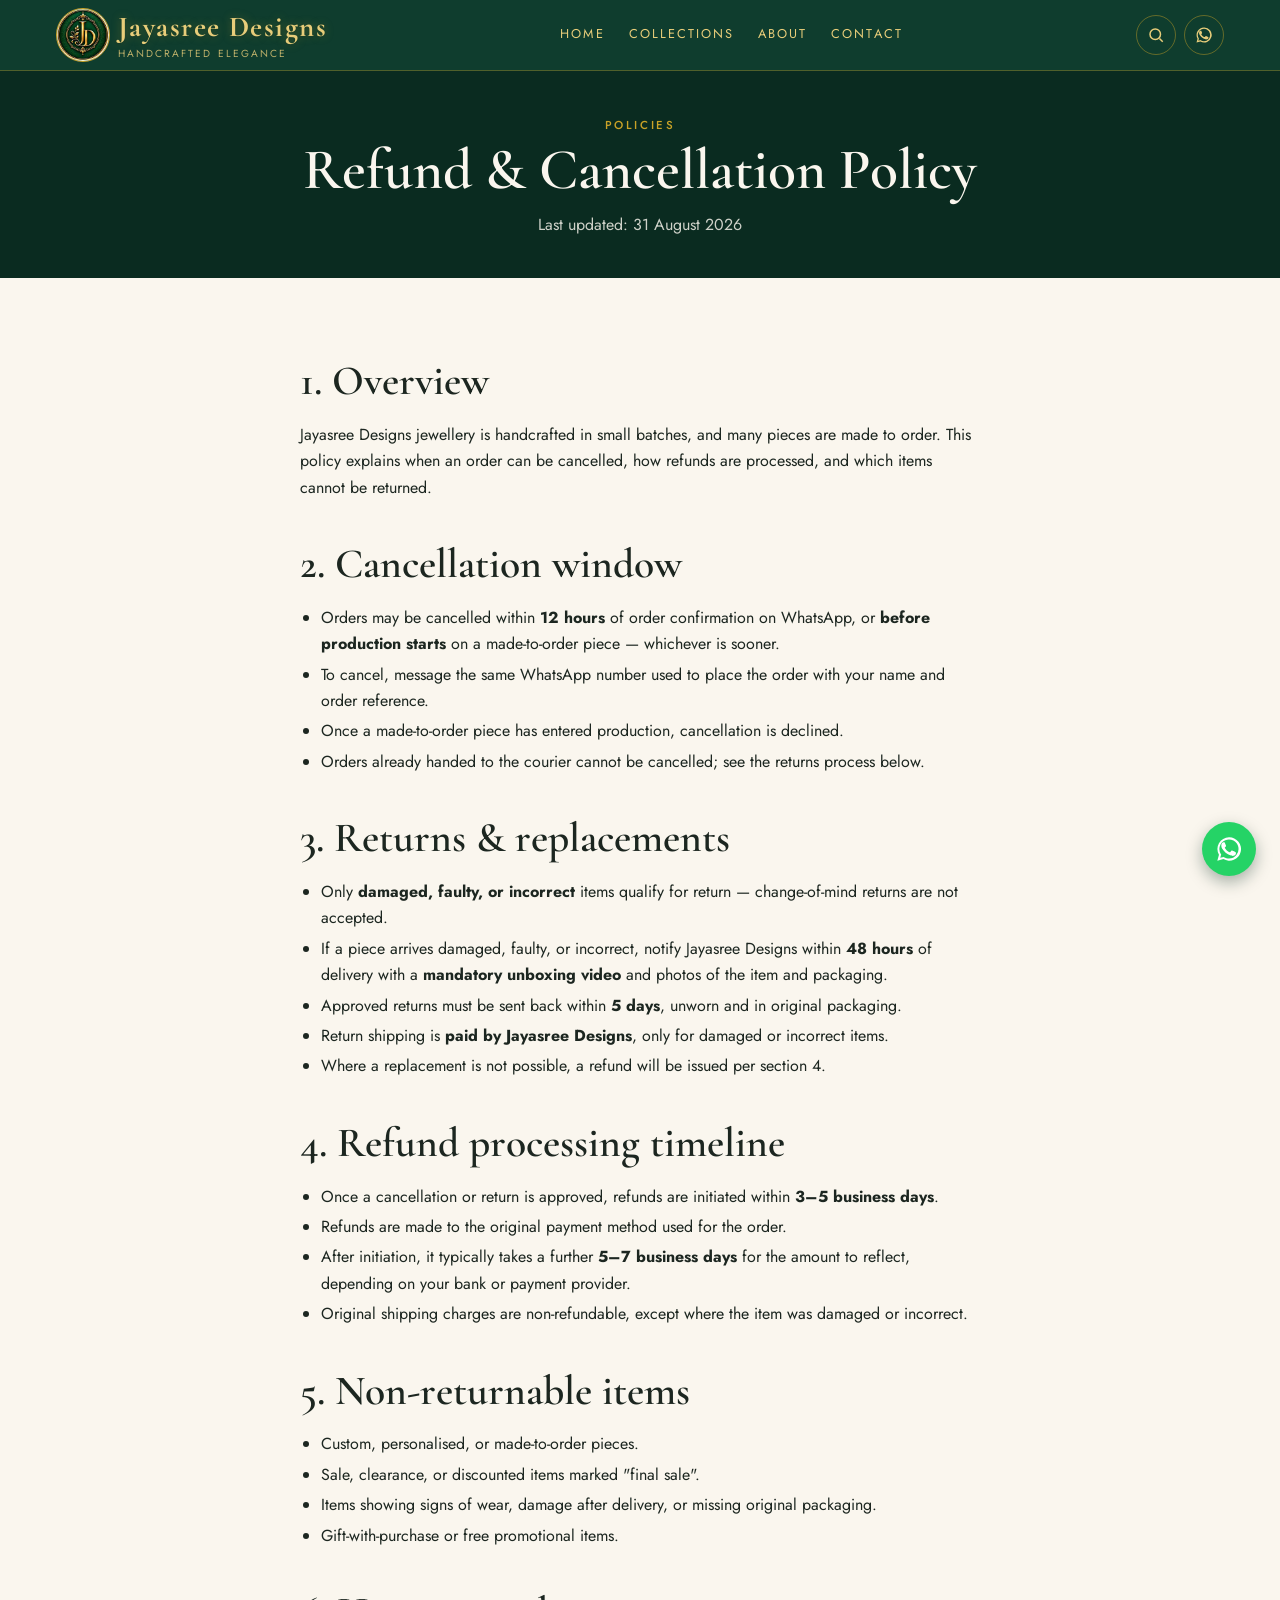
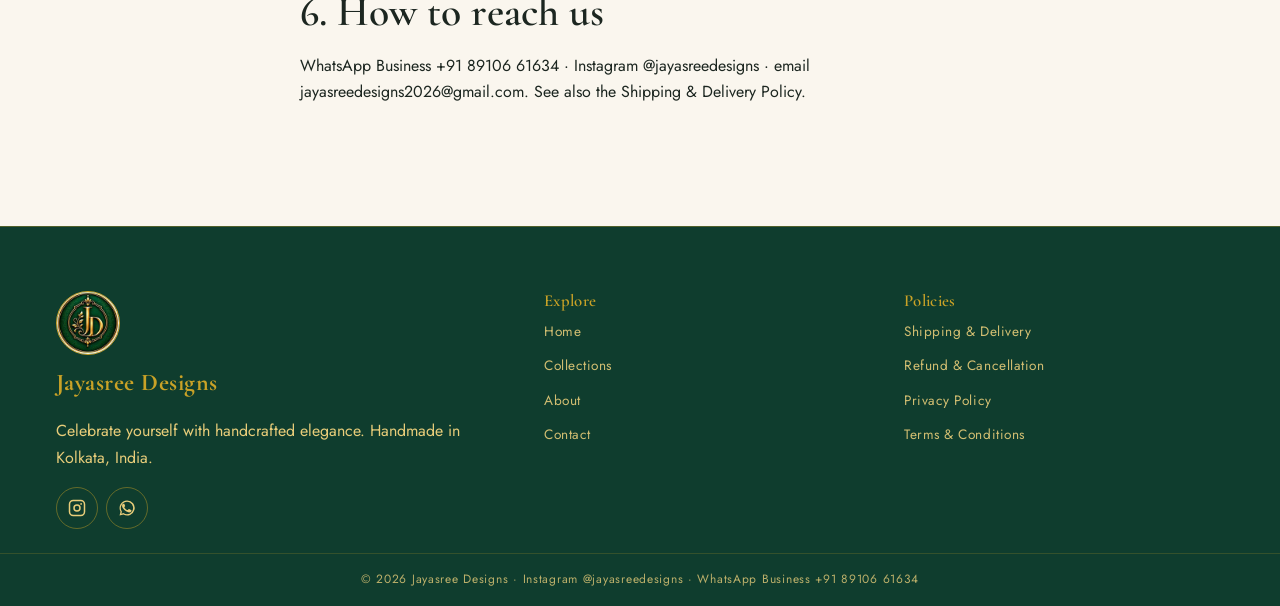
<file: refund-policy.html>
<!DOCTYPE html>
<html lang="en">
<head>
  <meta charset="utf-8">
  <meta name="viewport" content="width=device-width, initial-scale=1">
  <title>Refund &amp; Cancellation Policy — Jayasree Designs</title>
  <meta name="description" content="Refund and cancellation policy for Jayasree Designs handcrafted jewellery — cancellation window, refund processing timeline, and non-returnable items.">
  <link rel="canonical" href="https://www.jayasreedesigns.com/refund-policy">
  <meta property="og:type" content="website">
  <meta property="og:site_name" content="Jayasree Designs">
  <meta property="og:locale" content="en_IN">
  <meta property="og:title" content="Refund &amp; Cancellation Policy — Jayasree Designs">
  <meta property="og:description" content="Refund and cancellation policy for Jayasree Designs handcrafted jewellery — cancellation window, refund processing timeline, and non-returnable items.">
  <meta property="og:url" content="https://www.jayasreedesigns.com/refund-policy">
  <meta property="og:image" content="https://www.jayasreedesigns.com/assets/images/Banner3.jpg">
  <meta property="og:image:width" content="1672">
  <meta property="og:image:height" content="941">
  <meta name="twitter:card" content="summary_large_image">
  <meta name="twitter:title" content="Refund &amp; Cancellation Policy — Jayasree Designs">
  <meta name="twitter:description" content="Refund and cancellation policy for Jayasree Designs handcrafted jewellery — cancellation window, refund processing timeline, and non-returnable items.">
  <meta name="twitter:image" content="https://www.jayasreedesigns.com/assets/images/Banner3.jpg">
  <link rel="icon" href="assets/images/logo.jpg">
  <link rel="preconnect" href="https://fonts.googleapis.com">
  <link rel="preconnect" href="https://fonts.gstatic.com" crossorigin>
  <link rel="preload" as="style" href="https://fonts.googleapis.com/css2?family=Cormorant+Garamond:ital,wght@0,400;0,500;0,600;0,700;1,400&family=Jost:wght@300;400;500;600&display=swap">
  <link rel="stylesheet" href="https://fonts.googleapis.com/css2?family=Cormorant+Garamond:ital,wght@0,400;0,500;0,600;0,700;1,400&family=Jost:wght@300;400;500;600&display=swap" media="print" onload="this.media='all'">
  <noscript><link rel="stylesheet" href="https://fonts.googleapis.com/css2?family=Cormorant+Garamond:ital,wght@0,400;0,500;0,600;0,700;1,400&family=Jost:wght@300;400;500;600&display=swap"></noscript>
  <link rel="stylesheet" href="assets/css/styles.css?v=20261005c">
</head>
<body>
  <a class="skip-link" href="#main">Skip to content</a>

  <header class="site-header">
    <div class="container header-inner">
      <a class="brand" href="index.html" aria-label="Jayasree Designs — home">
        <img src="assets/images/logo.jpg" alt="" width="54" height="54">
        <span class="brand-text">
          <span class="brand-name" data-jd="name">Jayasree Designs</span>
          <span class="brand-tag" data-jd="header-tag">Handcrafted elegance</span>
        </span>
      </a>
      <nav class="nav" id="primary-nav" aria-label="Primary">
        <ul>
          <li><a href="index.html">Home</a></li>
          <li><a href="collections.html">Collections</a></li>
          <li><a href="about.html">About</a></li>
          <li><a href="contact.html">Contact</a></li>
        </ul>
      </nav>
      <div class="header-utils">
        <button type="button" class="icon-btn search-toggle" aria-label="Search" aria-expanded="false" aria-controls="header-search">
          <svg viewBox="0 0 24 24" fill="none" stroke="currentColor" stroke-width="2" aria-hidden="true"><circle cx="11" cy="11" r="7"/><line x1="21" y1="21" x2="16.65" y2="16.65"/></svg>
        </button>
        <a class="icon-btn" href="https://wa.me/918910661634?text=Hello%20Jayasree%20Designs!%20I%20found%20you%20through%20your%20website%20and%20would%20like%20to%20place%20an%20order." target="_blank" rel="noopener" aria-label="Order on WhatsApp" data-jd-wa data-wa-text="Hello Jayasree Designs! I found you through your website and would like to place an order.">
          <svg viewBox="0 0 24 24" fill="currentColor" aria-hidden="true"><path d="M12 2a10 10 0 0 0-8.6 15L2 22l5.2-1.4A10 10 0 1 0 12 2zm0 18.2c-1.5 0-3-.4-4.3-1.2l-.3-.2-2.9.8.8-2.8-.2-.3A8.2 8.2 0 1 1 12 20.2zm4.7-6c-.3-.1-1.7-.8-2-.9-.3-.1-.5-.1-.7.2s-.7 1-.9 1.1c-.2.2-.3.2-.6.1a8 8 0 0 1-2.4-1.5 9 9 0 0 1-1.6-2c-.2-.3 0-.5.1-.6l.5-.5.3-.5c.1-.2 0-.4 0-.6l-.9-2.2c-.2-.5-.4-.5-.7-.5h-.6a1.1 1.1 0 0 0-.8.4c-.3.3-1 1-1 2.5s1.1 2.9 1.2 3.1c.2.2 2.2 3.4 5.4 4.7 3.2 1.3 3.2.9 3.8.8.6 0 1.7-.7 2-1.4.2-.7.2-1.3.1-1.4z"/></svg>
        </a>
        <button type="button" class="menu-toggle" aria-label="Menu" aria-expanded="false" aria-controls="primary-nav">
          <svg viewBox="0 0 24 24" fill="none" stroke="currentColor" stroke-width="2" aria-hidden="true"><line x1="3" y1="6" x2="21" y2="6"/><line x1="3" y1="12" x2="21" y2="12"/><line x1="3" y1="18" x2="21" y2="18"/></svg>
        </button>
      </div>
      <form class="header-search" id="header-search" role="search" action="collections.html" method="get">
        <input type="search" name="q" placeholder="Search pieces…" aria-label="Search products">
        <button type="submit" class="icon-btn" aria-label="Submit search">
          <svg viewBox="0 0 24 24" fill="none" stroke="currentColor" stroke-width="2" aria-hidden="true"><circle cx="11" cy="11" r="7"/><line x1="21" y1="21" x2="16.65" y2="16.65"/></svg>
        </button>
      </form>
    </div>
  </header>

  <main id="main">
    <section class="page-header">
      <div class="container">
        <span class="eyebrow">Policies</span>
        <h1>Refund &amp; Cancellation Policy</h1>
        <p>Last updated: 31 August 2026</p>
      </div>
    </section>

    <section class="section">
      <div class="container">
        <div class="prose">
          <h2>1. Overview</h2>
          <p>Jayasree Designs jewellery is handcrafted in small batches, and many pieces are made to order. This policy explains when an order can be cancelled, how refunds are processed, and which items cannot be returned.</p>

          <h2>2. Cancellation window</h2>
          <ul>
            <li>Orders may be cancelled within <strong>12 hours</strong> of order confirmation on WhatsApp, or <strong>before production starts</strong> on a made-to-order piece — whichever is sooner.</li>
            <li>To cancel, message the same WhatsApp number used to place the order with your name and order reference.</li>
            <li>Once a made-to-order piece has entered production, cancellation is declined.</li>
            <li>Orders already handed to the courier cannot be cancelled; see the returns process below.</li>
          </ul>

          <h2>3. Returns &amp; replacements</h2>
          <ul>
            <li>Only <strong>damaged, faulty, or incorrect</strong> items qualify for return — change-of-mind returns are not accepted.</li>
            <li>If a piece arrives damaged, faulty, or incorrect, notify Jayasree Designs within <strong>48 hours</strong> of delivery with a <strong>mandatory unboxing video</strong> and photos of the item and packaging.</li>
            <li>Approved returns must be sent back within <strong>5 days</strong>, unworn and in original packaging.</li>
            <li>Return shipping is <strong>paid by Jayasree Designs</strong>, only for damaged or incorrect items.</li>
            <li>Where a replacement is not possible, a refund will be issued per section 4.</li>
          </ul>

          <h2>4. Refund processing timeline</h2>
          <ul>
            <li>Once a cancellation or return is approved, refunds are initiated within <strong>3–5 business days</strong>.</li>
            <li>Refunds are made to the original payment method used for the order.</li>
            <li>After initiation, it typically takes a further <strong>5–7 business days</strong> for the amount to reflect, depending on your bank or payment provider.</li>
            <li>Original shipping charges are non-refundable, except where the item was damaged or incorrect.</li>
          </ul>

          <h2>5. Non-returnable items</h2>
          <ul>
            <li>Custom, personalised, or made-to-order pieces.</li>
            <li>Sale, clearance, or discounted items marked "final sale".</li>
            <li>Items showing signs of wear, damage after delivery, or missing original packaging.</li>
            <li>Gift-with-purchase or free promotional items.</li>
          </ul>

          <h2>6. How to reach us</h2>
          <p>WhatsApp Business <a href="https://wa.me/918910661634" data-jd-wa data-jd="whatsapp-display">+91 89106 61634</a> · Instagram <a href="https://instagram.com/jayasreedesigns" target="_blank" rel="noopener" data-jd-ig data-jd="instagram-handle">@jayasreedesigns</a> · email <a href="mailto:jayasreedesigns2026@gmail.com" data-jd-email>jayasreedesigns2026@gmail.com</a>. See also the <a href="shipping-policy.html">Shipping &amp; Delivery Policy</a>.</p>
        </div>
      </div>
    </section>
  </main>

  <footer class="site-footer">
    <div class="container footer-grid">
      <div class="footer-brand">
        <img src="assets/images/logo.jpg" alt="Jayasree Designs">
        <p class="brand-name" data-jd="name">Jayasree Designs</p>
        <p data-jd="footer-blurb">Celebrate yourself with handcrafted elegance. Handmade in Kolkata, India.</p>
        <div class="social-row">
          <a href="https://instagram.com/jayasreedesigns" target="_blank" rel="noopener" aria-label="Jayasree Designs on Instagram" data-jd-ig>
            <svg viewBox="0 0 24 24" fill="none" stroke="currentColor" stroke-width="2" aria-hidden="true"><rect x="2" y="2" width="20" height="20" rx="5"/><circle cx="12" cy="12" r="4"/><circle cx="17.5" cy="6.5" r="1.2" fill="currentColor" stroke="none"/></svg>
          </a>
          <a href="https://wa.me/918910661634" target="_blank" rel="noopener" aria-label="Jayasree Designs on WhatsApp" data-jd-wa>
            <svg viewBox="0 0 24 24" fill="currentColor" aria-hidden="true"><path d="M12 2a10 10 0 0 0-8.6 15L2 22l5.2-1.4A10 10 0 1 0 12 2zm0 18.2c-1.5 0-3-.4-4.3-1.2l-.3-.2-2.9.8.8-2.8-.2-.3A8.2 8.2 0 1 1 12 20.2zm4.7-6c-.3-.1-1.7-.8-2-.9-.3-.1-.5-.1-.7.2s-.7 1-.9 1.1c-.2.2-.3.2-.6.1a8 8 0 0 1-2.4-1.5 9 9 0 0 1-1.6-2c-.2-.3 0-.5.1-.6l.5-.5.3-.5c.1-.2 0-.4 0-.6l-.9-2.2c-.2-.5-.4-.5-.7-.5h-.6a1.1 1.1 0 0 0-.8.4c-.3.3-1 1-1 2.5s1.1 2.9 1.2 3.1c.2.2 2.2 3.4 5.4 4.7 3.2 1.3 3.2.9 3.8.8.6 0 1.7-.7 2-1.4.2-.7.2-1.3.1-1.4z"/></svg>
          </a>
        </div>
      </div>
      <div>
        <h4>Explore</h4>
        <ul class="footer-nav">
          <li><a href="index.html">Home</a></li>
          <li><a href="collections.html">Collections</a></li>
          <li><a href="about.html">About</a></li>
          <li><a href="contact.html">Contact</a></li>
        </ul>
      </div>
      <div>
        <h4>Policies</h4>
        <ul class="footer-nav">
          <li><a href="shipping-policy.html">Shipping &amp; Delivery</a></li>
          <li><a href="refund-policy.html">Refund &amp; Cancellation</a></li>
          <li><a href="privacy-policy.html">Privacy Policy</a></li>
          <li><a href="terms.html">Terms &amp; Conditions</a></li>
        </ul>
      </div>
    </div>
    <div class="footer-bottom">
      <div class="container">© <span id="year">2026</span> <span data-jd="name">Jayasree Designs</span> · Instagram <span data-jd="instagram-handle">@jayasreedesigns</span> · WhatsApp Business <span data-jd="whatsapp-display">+91 89106 61634</span></div>
    </div>
  </footer>

  <a class="whatsapp-fab" href="https://wa.me/918910661634?text=Hello%20Jayasree%20Designs!%20I%20have%20a%20question." target="_blank" rel="noopener" aria-label="Chat with us on WhatsApp" data-jd-wa data-wa-text="Hello Jayasree Designs! I have a question.">
    <svg viewBox="0 0 24 24" fill="currentColor" aria-hidden="true"><path d="M12 2a10 10 0 0 0-8.6 15L2 22l5.2-1.4A10 10 0 1 0 12 2zm0 18.2c-1.5 0-3-.4-4.3-1.2l-.3-.2-2.9.8.8-2.8-.2-.3A8.2 8.2 0 1 1 12 20.2zm4.7-6c-.3-.1-1.7-.8-2-.9-.3-.1-.5-.1-.7.2s-.7 1-.9 1.1c-.2.2-.3.2-.6.1a8 8 0 0 1-2.4-1.5 9 9 0 0 1-1.6-2c-.2-.3 0-.5.1-.6l.5-.5.3-.5c.1-.2 0-.4 0-.6l-.9-2.2c-.2-.5-.4-.5-.7-.5h-.6a1.1 1.1 0 0 0-.8.4c-.3.3-1 1-1 2.5s1.1 2.9 1.2 3.1c.2.2 2.2 3.4 5.4 4.7 3.2 1.3 3.2.9 3.8.8.6 0 1.7-.7 2-1.4.2-.7.2-1.3.1-1.4z"/></svg>
  </a>

  <script src="assets/js/site.js?v=20261005" defer></script>
</body>
</html>
</file>
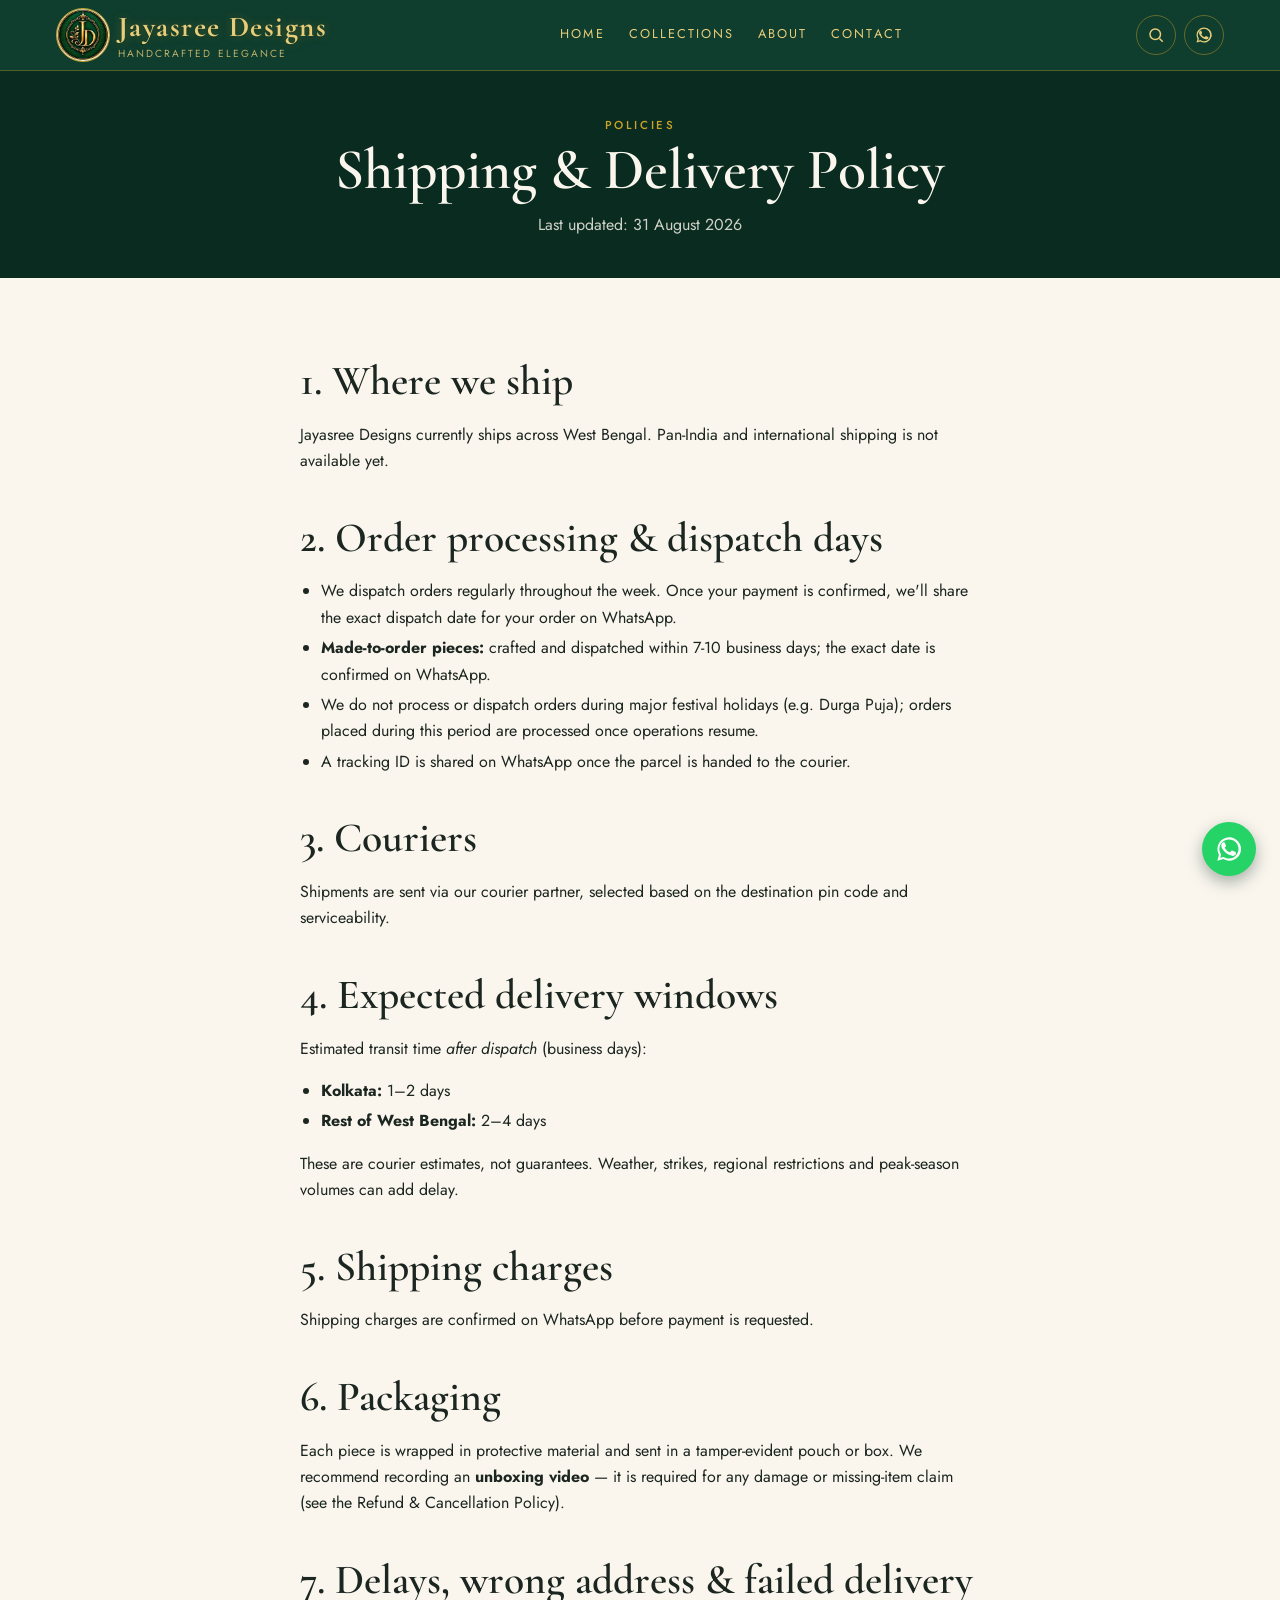
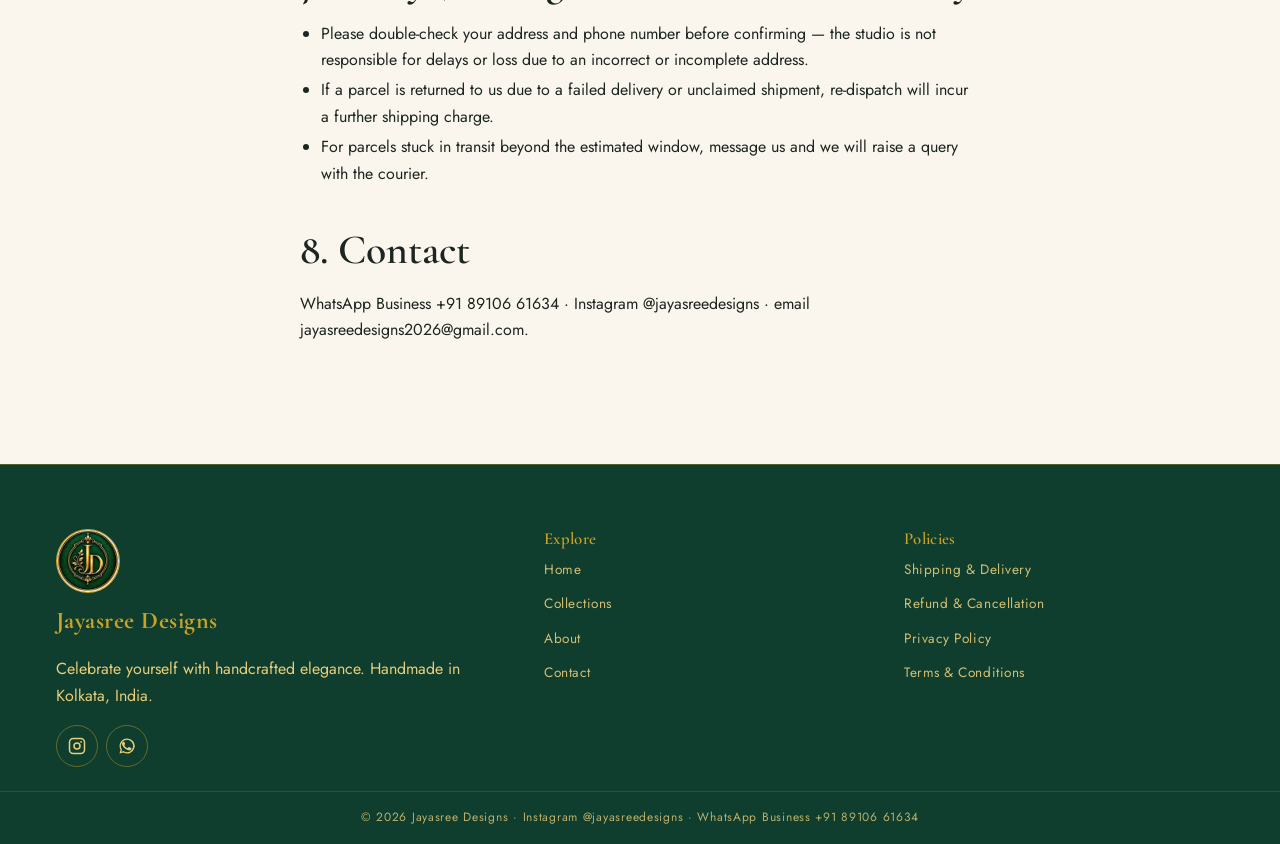
<file: shipping-policy.html>
<!DOCTYPE html>
<html lang="en">
<head>
  <meta charset="utf-8">
  <meta name="viewport" content="width=device-width, initial-scale=1">
  <title>Shipping &amp; Delivery Policy — Jayasree Designs</title>
  <meta name="description" content="Shipping and delivery policy for Jayasree Designs — dispatch days, courier handling, and expected delivery windows. Currently shipping within West Bengal only.">
  <link rel="canonical" href="https://www.jayasreedesigns.com/shipping-policy">
  <meta property="og:type" content="website">
  <meta property="og:site_name" content="Jayasree Designs">
  <meta property="og:locale" content="en_IN">
  <meta property="og:title" content="Shipping &amp; Delivery Policy — Jayasree Designs">
  <meta property="og:description" content="Shipping and delivery policy for Jayasree Designs — dispatch days, courier handling, and expected delivery windows. Currently shipping within West Bengal only.">
  <meta property="og:url" content="https://www.jayasreedesigns.com/shipping-policy">
  <meta property="og:image" content="https://www.jayasreedesigns.com/assets/images/Banner3.jpg">
  <meta property="og:image:width" content="1672">
  <meta property="og:image:height" content="941">
  <meta name="twitter:card" content="summary_large_image">
  <meta name="twitter:title" content="Shipping &amp; Delivery Policy — Jayasree Designs">
  <meta name="twitter:description" content="Shipping and delivery policy for Jayasree Designs — dispatch days, courier handling, and expected delivery windows. Currently shipping within West Bengal only.">
  <meta name="twitter:image" content="https://www.jayasreedesigns.com/assets/images/Banner3.jpg">
  <link rel="icon" href="assets/images/logo.jpg">
  <link rel="preconnect" href="https://fonts.googleapis.com">
  <link rel="preconnect" href="https://fonts.gstatic.com" crossorigin>
  <link rel="preload" as="style" href="https://fonts.googleapis.com/css2?family=Cormorant+Garamond:ital,wght@0,400;0,500;0,600;0,700;1,400&family=Jost:wght@300;400;500;600&display=swap">
  <link rel="stylesheet" href="https://fonts.googleapis.com/css2?family=Cormorant+Garamond:ital,wght@0,400;0,500;0,600;0,700;1,400&family=Jost:wght@300;400;500;600&display=swap" media="print" onload="this.media='all'">
  <noscript><link rel="stylesheet" href="https://fonts.googleapis.com/css2?family=Cormorant+Garamond:ital,wght@0,400;0,500;0,600;0,700;1,400&family=Jost:wght@300;400;500;600&display=swap"></noscript>
  <link rel="stylesheet" href="assets/css/styles.css?v=20261005c">
</head>
<body>
  <a class="skip-link" href="#main">Skip to content</a>

  <header class="site-header">
    <div class="container header-inner">
      <a class="brand" href="index.html" aria-label="Jayasree Designs — home">
        <img src="assets/images/logo.jpg" alt="" width="54" height="54">
        <span class="brand-text">
          <span class="brand-name" data-jd="name">Jayasree Designs</span>
          <span class="brand-tag" data-jd="header-tag">Handcrafted elegance</span>
        </span>
      </a>
      <nav class="nav" id="primary-nav" aria-label="Primary">
        <ul>
          <li><a href="index.html">Home</a></li>
          <li><a href="collections.html">Collections</a></li>
          <li><a href="about.html">About</a></li>
          <li><a href="contact.html">Contact</a></li>
        </ul>
      </nav>
      <div class="header-utils">
        <button type="button" class="icon-btn search-toggle" aria-label="Search" aria-expanded="false" aria-controls="header-search">
          <svg viewBox="0 0 24 24" fill="none" stroke="currentColor" stroke-width="2" aria-hidden="true"><circle cx="11" cy="11" r="7"/><line x1="21" y1="21" x2="16.65" y2="16.65"/></svg>
        </button>
        <a class="icon-btn" href="https://wa.me/918910661634?text=Hello%20Jayasree%20Designs!%20I%20found%20you%20through%20your%20website%20and%20would%20like%20to%20place%20an%20order." target="_blank" rel="noopener" aria-label="Order on WhatsApp" data-jd-wa data-wa-text="Hello Jayasree Designs! I found you through your website and would like to place an order.">
          <svg viewBox="0 0 24 24" fill="currentColor" aria-hidden="true"><path d="M12 2a10 10 0 0 0-8.6 15L2 22l5.2-1.4A10 10 0 1 0 12 2zm0 18.2c-1.5 0-3-.4-4.3-1.2l-.3-.2-2.9.8.8-2.8-.2-.3A8.2 8.2 0 1 1 12 20.2zm4.7-6c-.3-.1-1.7-.8-2-.9-.3-.1-.5-.1-.7.2s-.7 1-.9 1.1c-.2.2-.3.2-.6.1a8 8 0 0 1-2.4-1.5 9 9 0 0 1-1.6-2c-.2-.3 0-.5.1-.6l.5-.5.3-.5c.1-.2 0-.4 0-.6l-.9-2.2c-.2-.5-.4-.5-.7-.5h-.6a1.1 1.1 0 0 0-.8.4c-.3.3-1 1-1 2.5s1.1 2.9 1.2 3.1c.2.2 2.2 3.4 5.4 4.7 3.2 1.3 3.2.9 3.8.8.6 0 1.7-.7 2-1.4.2-.7.2-1.3.1-1.4z"/></svg>
        </a>
        <button type="button" class="menu-toggle" aria-label="Menu" aria-expanded="false" aria-controls="primary-nav">
          <svg viewBox="0 0 24 24" fill="none" stroke="currentColor" stroke-width="2" aria-hidden="true"><line x1="3" y1="6" x2="21" y2="6"/><line x1="3" y1="12" x2="21" y2="12"/><line x1="3" y1="18" x2="21" y2="18"/></svg>
        </button>
      </div>
      <form class="header-search" id="header-search" role="search" action="collections.html" method="get">
        <input type="search" name="q" placeholder="Search pieces…" aria-label="Search products">
        <button type="submit" class="icon-btn" aria-label="Submit search">
          <svg viewBox="0 0 24 24" fill="none" stroke="currentColor" stroke-width="2" aria-hidden="true"><circle cx="11" cy="11" r="7"/><line x1="21" y1="21" x2="16.65" y2="16.65"/></svg>
        </button>
      </form>
    </div>
  </header>

  <main id="main">
    <section class="page-header">
      <div class="container">
        <span class="eyebrow">Policies</span>
        <h1>Shipping &amp; Delivery Policy</h1>
        <p>Last updated: 31 August 2026</p>
      </div>
    </section>

    <section class="section">
      <div class="container">
        <div class="prose">
          <h2>1. Where we ship</h2>
          <p>Jayasree Designs currently ships across West Bengal. Pan-India and international shipping is not available yet.</p>

          <h2>2. Order processing &amp; dispatch days</h2>
          <ul>
            <li>We dispatch orders regularly throughout the week. Once your payment is confirmed, we'll share the exact dispatch date for your order on WhatsApp.</li>
            <li><strong>Made-to-order pieces:</strong> crafted and dispatched within 7-10 business days; the exact date is confirmed on WhatsApp.</li>
            <li>We do not process or dispatch orders during major festival holidays (e.g. Durga Puja); orders placed during this period are processed once operations resume.</li>
            <li>A tracking ID is shared on WhatsApp once the parcel is handed to the courier.</li>
          </ul>

          <h2>3. Couriers</h2>
          <p>Shipments are sent via our courier partner, selected based on the destination pin code and serviceability.</p>

          <h2>4. Expected delivery windows</h2>
          <p>Estimated transit time <em>after dispatch</em> (business days):</p>
          <ul>
            <li><strong>Kolkata:</strong> 1–2 days</li>
            <li><strong>Rest of West Bengal:</strong> 2–4 days</li>
          </ul>
          <p>These are courier estimates, not guarantees. Weather, strikes, regional restrictions and peak-season volumes can add delay.</p>

          <h2>5. Shipping charges</h2>
          <p>Shipping charges are confirmed on WhatsApp before payment is requested.</p>

          <h2>6. Packaging</h2>
          <p>Each piece is wrapped in protective material and sent in a tamper-evident pouch or box. We recommend recording an <strong>unboxing video</strong> — it is required for any damage or missing-item claim (see the <a href="refund-policy.html">Refund &amp; Cancellation Policy</a>).</p>

          <h2>7. Delays, wrong address &amp; failed delivery</h2>
          <ul>
            <li>Please double-check your address and phone number before confirming — the studio is not responsible for delays or loss due to an incorrect or incomplete address.</li>
            <li>If a parcel is returned to us due to a failed delivery or unclaimed shipment, re-dispatch will incur a further shipping charge.</li>
            <li>For parcels stuck in transit beyond the estimated window, message us and we will raise a query with the courier.</li>
          </ul>

          <h2>8. Contact</h2>
          <p>WhatsApp Business <a href="https://wa.me/918910661634" data-jd-wa data-jd="whatsapp-display">+91 89106 61634</a> · Instagram <a href="https://instagram.com/jayasreedesigns" target="_blank" rel="noopener" data-jd-ig data-jd="instagram-handle">@jayasreedesigns</a> · email <a href="mailto:jayasreedesigns2026@gmail.com" data-jd-email>jayasreedesigns2026@gmail.com</a>.</p>
        </div>
      </div>
    </section>
  </main>

  <footer class="site-footer">
    <div class="container footer-grid">
      <div class="footer-brand">
        <img src="assets/images/logo.jpg" alt="Jayasree Designs">
        <p class="brand-name" data-jd="name">Jayasree Designs</p>
        <p data-jd="footer-blurb">Celebrate yourself with handcrafted elegance. Handmade in Kolkata, India.</p>
        <div class="social-row">
          <a href="https://instagram.com/jayasreedesigns" target="_blank" rel="noopener" aria-label="Jayasree Designs on Instagram" data-jd-ig>
            <svg viewBox="0 0 24 24" fill="none" stroke="currentColor" stroke-width="2" aria-hidden="true"><rect x="2" y="2" width="20" height="20" rx="5"/><circle cx="12" cy="12" r="4"/><circle cx="17.5" cy="6.5" r="1.2" fill="currentColor" stroke="none"/></svg>
          </a>
          <a href="https://wa.me/918910661634" target="_blank" rel="noopener" aria-label="Jayasree Designs on WhatsApp" data-jd-wa>
            <svg viewBox="0 0 24 24" fill="currentColor" aria-hidden="true"><path d="M12 2a10 10 0 0 0-8.6 15L2 22l5.2-1.4A10 10 0 1 0 12 2zm0 18.2c-1.5 0-3-.4-4.3-1.2l-.3-.2-2.9.8.8-2.8-.2-.3A8.2 8.2 0 1 1 12 20.2zm4.7-6c-.3-.1-1.7-.8-2-.9-.3-.1-.5-.1-.7.2s-.7 1-.9 1.1c-.2.2-.3.2-.6.1a8 8 0 0 1-2.4-1.5 9 9 0 0 1-1.6-2c-.2-.3 0-.5.1-.6l.5-.5.3-.5c.1-.2 0-.4 0-.6l-.9-2.2c-.2-.5-.4-.5-.7-.5h-.6a1.1 1.1 0 0 0-.8.4c-.3.3-1 1-1 2.5s1.1 2.9 1.2 3.1c.2.2 2.2 3.4 5.4 4.7 3.2 1.3 3.2.9 3.8.8.6 0 1.7-.7 2-1.4.2-.7.2-1.3.1-1.4z"/></svg>
          </a>
        </div>
      </div>
      <div>
        <h4>Explore</h4>
        <ul class="footer-nav">
          <li><a href="index.html">Home</a></li>
          <li><a href="collections.html">Collections</a></li>
          <li><a href="about.html">About</a></li>
          <li><a href="contact.html">Contact</a></li>
        </ul>
      </div>
      <div>
        <h4>Policies</h4>
        <ul class="footer-nav">
          <li><a href="shipping-policy.html">Shipping &amp; Delivery</a></li>
          <li><a href="refund-policy.html">Refund &amp; Cancellation</a></li>
          <li><a href="privacy-policy.html">Privacy Policy</a></li>
          <li><a href="terms.html">Terms &amp; Conditions</a></li>
        </ul>
      </div>
    </div>
    <div class="footer-bottom">
      <div class="container">© <span id="year">2026</span> <span data-jd="name">Jayasree Designs</span> · Instagram <span data-jd="instagram-handle">@jayasreedesigns</span> · WhatsApp Business <span data-jd="whatsapp-display">+91 89106 61634</span></div>
    </div>
  </footer>

  <a class="whatsapp-fab" href="https://wa.me/918910661634?text=Hello%20Jayasree%20Designs!%20I%20have%20a%20question." target="_blank" rel="noopener" aria-label="Chat with us on WhatsApp" data-jd-wa data-wa-text="Hello Jayasree Designs! I have a question.">
    <svg viewBox="0 0 24 24" fill="currentColor" aria-hidden="true"><path d="M12 2a10 10 0 0 0-8.6 15L2 22l5.2-1.4A10 10 0 1 0 12 2zm0 18.2c-1.5 0-3-.4-4.3-1.2l-.3-.2-2.9.8.8-2.8-.2-.3A8.2 8.2 0 1 1 12 20.2zm4.7-6c-.3-.1-1.7-.8-2-.9-.3-.1-.5-.1-.7.2s-.7 1-.9 1.1c-.2.2-.3.2-.6.1a8 8 0 0 1-2.4-1.5 9 9 0 0 1-1.6-2c-.2-.3 0-.5.1-.6l.5-.5.3-.5c.1-.2 0-.4 0-.6l-.9-2.2c-.2-.5-.4-.5-.7-.5h-.6a1.1 1.1 0 0 0-.8.4c-.3.3-1 1-1 2.5s1.1 2.9 1.2 3.1c.2.2 2.2 3.4 5.4 4.7 3.2 1.3 3.2.9 3.8.8.6 0 1.7-.7 2-1.4.2-.7.2-1.3.1-1.4z"/></svg>
  </a>

  <script src="assets/js/site.js?v=20261005" defer></script>
</body>
</html>
</file>
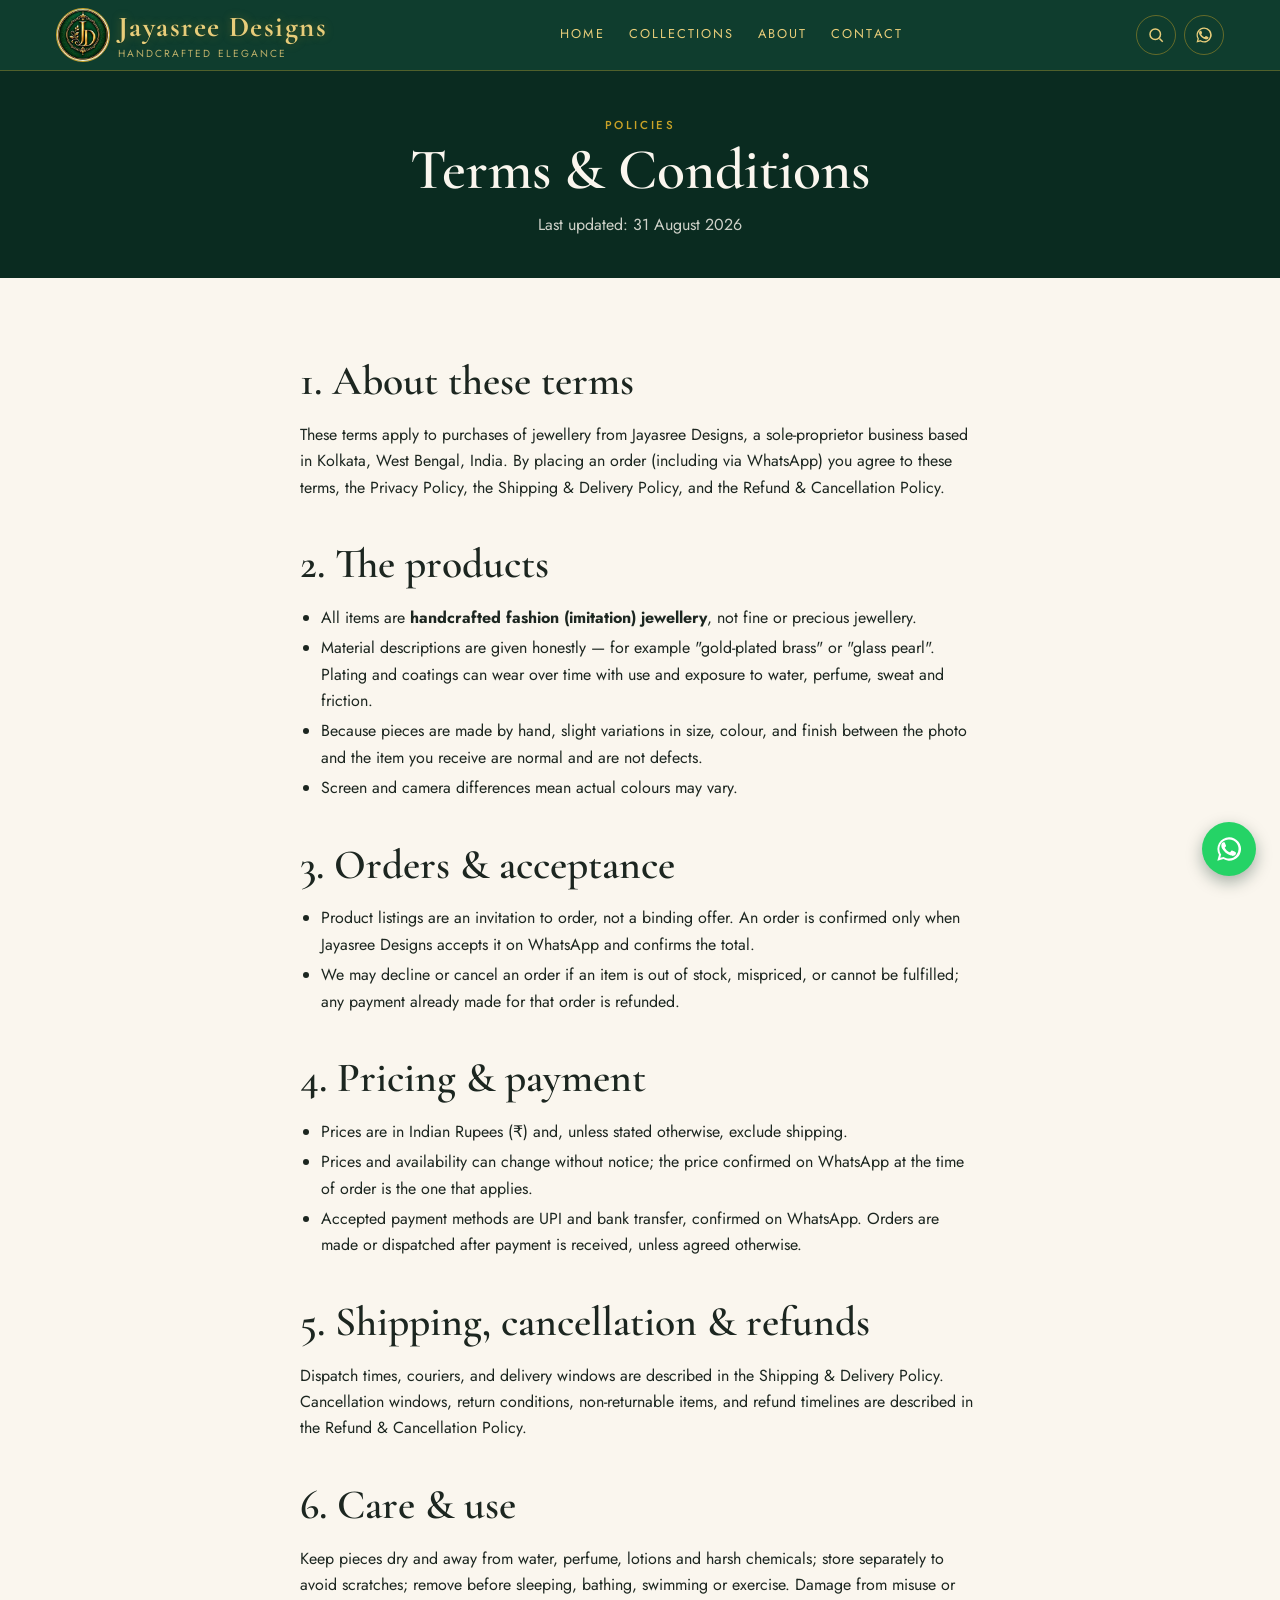
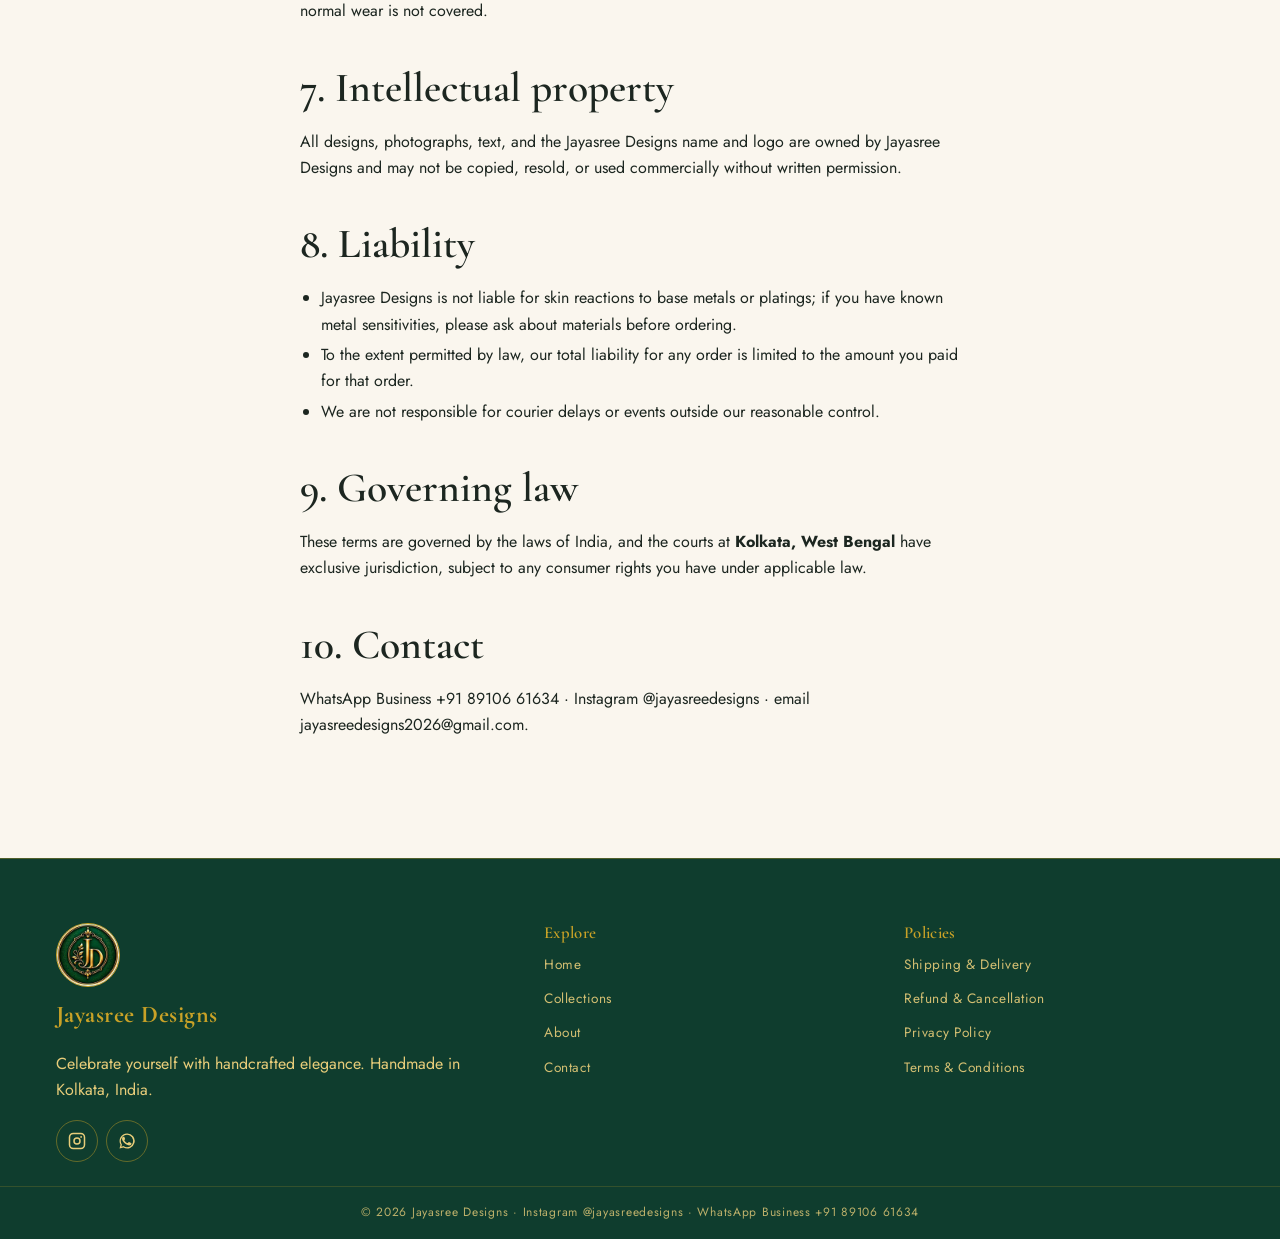
<file: terms.html>
<!DOCTYPE html>
<html lang="en">
<head>
  <meta charset="utf-8">
  <meta name="viewport" content="width=device-width, initial-scale=1">
  <title>Terms &amp; Conditions — Jayasree Designs</title>
  <meta name="description" content="Terms and conditions for buying handcrafted jewellery from Jayasree Designs — orders, pricing, handmade variation, and liability.">
  <link rel="canonical" href="https://www.jayasreedesigns.com/terms">
  <meta property="og:type" content="website">
  <meta property="og:site_name" content="Jayasree Designs">
  <meta property="og:locale" content="en_IN">
  <meta property="og:title" content="Terms &amp; Conditions — Jayasree Designs">
  <meta property="og:description" content="Terms and conditions for buying handcrafted jewellery from Jayasree Designs — orders, pricing, handmade variation, and liability.">
  <meta property="og:url" content="https://www.jayasreedesigns.com/terms">
  <meta property="og:image" content="https://www.jayasreedesigns.com/assets/images/Banner3.jpg">
  <meta property="og:image:width" content="1672">
  <meta property="og:image:height" content="941">
  <meta name="twitter:card" content="summary_large_image">
  <meta name="twitter:title" content="Terms &amp; Conditions — Jayasree Designs">
  <meta name="twitter:description" content="Terms and conditions for buying handcrafted jewellery from Jayasree Designs — orders, pricing, handmade variation, and liability.">
  <meta name="twitter:image" content="https://www.jayasreedesigns.com/assets/images/Banner3.jpg">
  <link rel="icon" href="assets/images/logo.jpg">
  <link rel="preconnect" href="https://fonts.googleapis.com">
  <link rel="preconnect" href="https://fonts.gstatic.com" crossorigin>
  <link rel="preload" as="style" href="https://fonts.googleapis.com/css2?family=Cormorant+Garamond:ital,wght@0,400;0,500;0,600;0,700;1,400&family=Jost:wght@300;400;500;600&display=swap">
  <link rel="stylesheet" href="https://fonts.googleapis.com/css2?family=Cormorant+Garamond:ital,wght@0,400;0,500;0,600;0,700;1,400&family=Jost:wght@300;400;500;600&display=swap" media="print" onload="this.media='all'">
  <noscript><link rel="stylesheet" href="https://fonts.googleapis.com/css2?family=Cormorant+Garamond:ital,wght@0,400;0,500;0,600;0,700;1,400&family=Jost:wght@300;400;500;600&display=swap"></noscript>
  <link rel="stylesheet" href="assets/css/styles.css?v=20261005c">
</head>
<body>
  <a class="skip-link" href="#main">Skip to content</a>

  <header class="site-header">
    <div class="container header-inner">
      <a class="brand" href="index.html" aria-label="Jayasree Designs — home">
        <img src="assets/images/logo.jpg" alt="" width="54" height="54">
        <span class="brand-text">
          <span class="brand-name" data-jd="name">Jayasree Designs</span>
          <span class="brand-tag" data-jd="header-tag">Handcrafted elegance</span>
        </span>
      </a>
      <nav class="nav" id="primary-nav" aria-label="Primary">
        <ul>
          <li><a href="index.html">Home</a></li>
          <li><a href="collections.html">Collections</a></li>
          <li><a href="about.html">About</a></li>
          <li><a href="contact.html">Contact</a></li>
        </ul>
      </nav>
      <div class="header-utils">
        <button type="button" class="icon-btn search-toggle" aria-label="Search" aria-expanded="false" aria-controls="header-search">
          <svg viewBox="0 0 24 24" fill="none" stroke="currentColor" stroke-width="2" aria-hidden="true"><circle cx="11" cy="11" r="7"/><line x1="21" y1="21" x2="16.65" y2="16.65"/></svg>
        </button>
        <a class="icon-btn" href="https://wa.me/918910661634?text=Hello%20Jayasree%20Designs!%20I%20found%20you%20through%20your%20website%20and%20would%20like%20to%20place%20an%20order." target="_blank" rel="noopener" aria-label="Order on WhatsApp" data-jd-wa data-wa-text="Hello Jayasree Designs! I found you through your website and would like to place an order.">
          <svg viewBox="0 0 24 24" fill="currentColor" aria-hidden="true"><path d="M12 2a10 10 0 0 0-8.6 15L2 22l5.2-1.4A10 10 0 1 0 12 2zm0 18.2c-1.5 0-3-.4-4.3-1.2l-.3-.2-2.9.8.8-2.8-.2-.3A8.2 8.2 0 1 1 12 20.2zm4.7-6c-.3-.1-1.7-.8-2-.9-.3-.1-.5-.1-.7.2s-.7 1-.9 1.1c-.2.2-.3.2-.6.1a8 8 0 0 1-2.4-1.5 9 9 0 0 1-1.6-2c-.2-.3 0-.5.1-.6l.5-.5.3-.5c.1-.2 0-.4 0-.6l-.9-2.2c-.2-.5-.4-.5-.7-.5h-.6a1.1 1.1 0 0 0-.8.4c-.3.3-1 1-1 2.5s1.1 2.9 1.2 3.1c.2.2 2.2 3.4 5.4 4.7 3.2 1.3 3.2.9 3.8.8.6 0 1.7-.7 2-1.4.2-.7.2-1.3.1-1.4z"/></svg>
        </a>
        <button type="button" class="menu-toggle" aria-label="Menu" aria-expanded="false" aria-controls="primary-nav">
          <svg viewBox="0 0 24 24" fill="none" stroke="currentColor" stroke-width="2" aria-hidden="true"><line x1="3" y1="6" x2="21" y2="6"/><line x1="3" y1="12" x2="21" y2="12"/><line x1="3" y1="18" x2="21" y2="18"/></svg>
        </button>
      </div>
      <form class="header-search" id="header-search" role="search" action="collections.html" method="get">
        <input type="search" name="q" placeholder="Search pieces…" aria-label="Search products">
        <button type="submit" class="icon-btn" aria-label="Submit search">
          <svg viewBox="0 0 24 24" fill="none" stroke="currentColor" stroke-width="2" aria-hidden="true"><circle cx="11" cy="11" r="7"/><line x1="21" y1="21" x2="16.65" y2="16.65"/></svg>
        </button>
      </form>
    </div>
  </header>

  <main id="main">
    <section class="page-header">
      <div class="container">
        <span class="eyebrow">Policies</span>
        <h1>Terms &amp; Conditions</h1>
        <p>Last updated: 31 August 2026</p>
      </div>
    </section>

    <section class="section">
      <div class="container">
        <div class="prose">
          <h2>1. About these terms</h2>
          <p>These terms apply to purchases of jewellery from Jayasree Designs, a sole-proprietor business based in Kolkata, West Bengal, India. By placing an order (including via WhatsApp) you agree to these terms, the <a href="privacy-policy.html">Privacy Policy</a>, the <a href="shipping-policy.html">Shipping &amp; Delivery Policy</a>, and the <a href="refund-policy.html">Refund &amp; Cancellation Policy</a>.</p>

          <h2>2. The products</h2>
          <ul>
            <li>All items are <strong>handcrafted fashion (imitation) jewellery</strong>, not fine or precious jewellery.</li>
            <li>Material descriptions are given honestly — for example "gold-plated brass" or "glass pearl". Plating and coatings can wear over time with use and exposure to water, perfume, sweat and friction.</li>
            <li>Because pieces are made by hand, slight variations in size, colour, and finish between the photo and the item you receive are normal and are not defects.</li>
            <li>Screen and camera differences mean actual colours may vary.</li>
          </ul>

          <h2>3. Orders &amp; acceptance</h2>
          <ul>
            <li>Product listings are an invitation to order, not a binding offer. An order is confirmed only when Jayasree Designs accepts it on WhatsApp and confirms the total.</li>
            <li>We may decline or cancel an order if an item is out of stock, mispriced, or cannot be fulfilled; any payment already made for that order is refunded.</li>
          </ul>

          <h2>4. Pricing &amp; payment</h2>
          <ul>
            <li>Prices are in Indian Rupees (₹) and, unless stated otherwise, exclude shipping.</li>
            <li>Prices and availability can change without notice; the price confirmed on WhatsApp at the time of order is the one that applies.</li>
            <li>Accepted payment methods are UPI and bank transfer, confirmed on WhatsApp. Orders are made or dispatched after payment is received, unless agreed otherwise.</li>
          </ul>

          <h2>5. Shipping, cancellation &amp; refunds</h2>
          <p>Dispatch times, couriers, and delivery windows are described in the <a href="shipping-policy.html">Shipping &amp; Delivery Policy</a>. Cancellation windows, return conditions, non-returnable items, and refund timelines are described in the <a href="refund-policy.html">Refund &amp; Cancellation Policy</a>.</p>

          <h2>6. Care &amp; use</h2>
          <p>Keep pieces dry and away from water, perfume, lotions and harsh chemicals; store separately to avoid scratches; remove before sleeping, bathing, swimming or exercise. Damage from misuse or normal wear is not covered.</p>

          <h2>7. Intellectual property</h2>
          <p>All designs, photographs, text, and the Jayasree Designs name and logo are owned by Jayasree Designs and may not be copied, resold, or used commercially without written permission.</p>

          <h2>8. Liability</h2>
          <ul>
            <li>Jayasree Designs is not liable for skin reactions to base metals or platings; if you have known metal sensitivities, please ask about materials before ordering.</li>
            <li>To the extent permitted by law, our total liability for any order is limited to the amount you paid for that order.</li>
            <li>We are not responsible for courier delays or events outside our reasonable control.</li>
          </ul>

          <h2>9. Governing law</h2>
          <p>These terms are governed by the laws of India, and the courts at <strong>Kolkata, West Bengal</strong> have exclusive jurisdiction, subject to any consumer rights you have under applicable law.</p>

          <h2>10. Contact</h2>
          <p>WhatsApp Business <a href="https://wa.me/918910661634" data-jd-wa data-jd="whatsapp-display">+91 89106 61634</a> · Instagram <a href="https://instagram.com/jayasreedesigns" target="_blank" rel="noopener" data-jd-ig data-jd="instagram-handle">@jayasreedesigns</a> · email <a href="mailto:jayasreedesigns2026@gmail.com" data-jd-email>jayasreedesigns2026@gmail.com</a>.</p>
        </div>
      </div>
    </section>
  </main>

  <footer class="site-footer">
    <div class="container footer-grid">
      <div class="footer-brand">
        <img src="assets/images/logo.jpg" alt="Jayasree Designs">
        <p class="brand-name" data-jd="name">Jayasree Designs</p>
        <p data-jd="footer-blurb">Celebrate yourself with handcrafted elegance. Handmade in Kolkata, India.</p>
        <div class="social-row">
          <a href="https://instagram.com/jayasreedesigns" target="_blank" rel="noopener" aria-label="Jayasree Designs on Instagram" data-jd-ig>
            <svg viewBox="0 0 24 24" fill="none" stroke="currentColor" stroke-width="2" aria-hidden="true"><rect x="2" y="2" width="20" height="20" rx="5"/><circle cx="12" cy="12" r="4"/><circle cx="17.5" cy="6.5" r="1.2" fill="currentColor" stroke="none"/></svg>
          </a>
          <a href="https://wa.me/918910661634" target="_blank" rel="noopener" aria-label="Jayasree Designs on WhatsApp" data-jd-wa>
            <svg viewBox="0 0 24 24" fill="currentColor" aria-hidden="true"><path d="M12 2a10 10 0 0 0-8.6 15L2 22l5.2-1.4A10 10 0 1 0 12 2zm0 18.2c-1.5 0-3-.4-4.3-1.2l-.3-.2-2.9.8.8-2.8-.2-.3A8.2 8.2 0 1 1 12 20.2zm4.7-6c-.3-.1-1.7-.8-2-.9-.3-.1-.5-.1-.7.2s-.7 1-.9 1.1c-.2.2-.3.2-.6.1a8 8 0 0 1-2.4-1.5 9 9 0 0 1-1.6-2c-.2-.3 0-.5.1-.6l.5-.5.3-.5c.1-.2 0-.4 0-.6l-.9-2.2c-.2-.5-.4-.5-.7-.5h-.6a1.1 1.1 0 0 0-.8.4c-.3.3-1 1-1 2.5s1.1 2.9 1.2 3.1c.2.2 2.2 3.4 5.4 4.7 3.2 1.3 3.2.9 3.8.8.6 0 1.7-.7 2-1.4.2-.7.2-1.3.1-1.4z"/></svg>
          </a>
        </div>
      </div>
      <div>
        <h4>Explore</h4>
        <ul class="footer-nav">
          <li><a href="index.html">Home</a></li>
          <li><a href="collections.html">Collections</a></li>
          <li><a href="about.html">About</a></li>
          <li><a href="contact.html">Contact</a></li>
        </ul>
      </div>
      <div>
        <h4>Policies</h4>
        <ul class="footer-nav">
          <li><a href="shipping-policy.html">Shipping &amp; Delivery</a></li>
          <li><a href="refund-policy.html">Refund &amp; Cancellation</a></li>
          <li><a href="privacy-policy.html">Privacy Policy</a></li>
          <li><a href="terms.html">Terms &amp; Conditions</a></li>
        </ul>
      </div>
    </div>
    <div class="footer-bottom">
      <div class="container">© <span id="year">2026</span> <span data-jd="name">Jayasree Designs</span> · Instagram <span data-jd="instagram-handle">@jayasreedesigns</span> · WhatsApp Business <span data-jd="whatsapp-display">+91 89106 61634</span></div>
    </div>
  </footer>

  <a class="whatsapp-fab" href="https://wa.me/918910661634?text=Hello%20Jayasree%20Designs!%20I%20have%20a%20question." target="_blank" rel="noopener" aria-label="Chat with us on WhatsApp" data-jd-wa data-wa-text="Hello Jayasree Designs! I have a question.">
    <svg viewBox="0 0 24 24" fill="currentColor" aria-hidden="true"><path d="M12 2a10 10 0 0 0-8.6 15L2 22l5.2-1.4A10 10 0 1 0 12 2zm0 18.2c-1.5 0-3-.4-4.3-1.2l-.3-.2-2.9.8.8-2.8-.2-.3A8.2 8.2 0 1 1 12 20.2zm4.7-6c-.3-.1-1.7-.8-2-.9-.3-.1-.5-.1-.7.2s-.7 1-.9 1.1c-.2.2-.3.2-.6.1a8 8 0 0 1-2.4-1.5 9 9 0 0 1-1.6-2c-.2-.3 0-.5.1-.6l.5-.5.3-.5c.1-.2 0-.4 0-.6l-.9-2.2c-.2-.5-.4-.5-.7-.5h-.6a1.1 1.1 0 0 0-.8.4c-.3.3-1 1-1 2.5s1.1 2.9 1.2 3.1c.2.2 2.2 3.4 5.4 4.7 3.2 1.3 3.2.9 3.8.8.6 0 1.7-.7 2-1.4.2-.7.2-1.3.1-1.4z"/></svg>
  </a>

  <script src="assets/js/site.js?v=20261005" defer></script>
</body>
</html>
</file>
<file: assets/css/styles.css>
/* =========================================================================
   Jayasree Designs — single stylesheet
   Plain CSS, mobile-first. No build step.
   ========================================================================= */

/* Google Fonts (Cormorant Garamond + Jost) are loaded with a <link> in each
   page's <head>, not @import here, so they download in parallel. */

/* ----- Design tokens ----- */
:root {
  --bottle-green: #0F3D2E;
  --bottle-green-deep: #0A2B20;
  --gold: #C9A227;
  --gold-light: #E8CD7A;
  --off-white: #FAF6EE;
  --ink: #1C2620;

  --font-display: "Cormorant Garamond", Georgia, "Times New Roman", serif;
  --font-body: "Jost", "Helvetica Neue", Arial, sans-serif;

  --maxw: 1200px;
  --radius: 4px;
  --shadow-sm: 0 1px 3px rgba(15, 61, 46, 0.12);
  --shadow-md: 0 8px 28px rgba(15, 61, 46, 0.16);
  --header-h: 118px;

  --space-1: 0.25rem;
  --space-2: 0.5rem;
  --space-3: 1rem;
  --space-4: 1.5rem;
  --space-5: 2.5rem;
  --space-6: 4rem;
}

/* ----- Reset-ish ----- */
*,
*::before,
*::after {
  box-sizing: border-box;
}

html {
  -webkit-text-size-adjust: 100%;
  scroll-behavior: smooth;
}

body {
  margin: 0;
  background: var(--off-white);
  color: var(--ink);
  font-family: var(--font-body);
  font-weight: 400;
  font-size: 1rem;
  line-height: 1.65;
}

img {
  max-width: 100%;
  display: block;
}

a {
  color: inherit;
  text-decoration: none;
}

button {
  font-family: inherit;
  cursor: pointer;
}

h1,
h2,
h3,
h4 {
  font-family: var(--font-display);
  font-weight: 600;
  line-height: 1.15;
  margin: 0 0 var(--space-3);
  color: var(--ink);
}

h1 { font-size: clamp(2.1rem, 6vw, 3.6rem); }
h2 { font-size: clamp(1.7rem, 4.4vw, 2.6rem); }
h3 { font-size: clamp(1.25rem, 3vw, 1.6rem); }

p { margin: 0 0 var(--space-3); }

hr {
  border: 0;
  border-top: 1px solid rgba(201, 162, 39, 0.4);
  margin: var(--space-5) 0;
}

.container {
  width: 100%;
  max-width: var(--maxw);
  margin-inline: auto;
  padding-inline: var(--space-3);
}

.visually-hidden {
  position: absolute !important;
  width: 1px;
  height: 1px;
  padding: 0;
  margin: -1px;
  overflow: hidden;
  clip: rect(0 0 0 0);
  white-space: nowrap;
  border: 0;
}

.skip-link {
  position: absolute;
  left: -999px;
  top: 0;
  background: var(--gold);
  color: var(--bottle-green-deep);
  padding: var(--space-2) var(--space-3);
  z-index: 200;
  font-weight: 600;
}
.skip-link:focus { left: 0; }

:focus-visible {
  outline: 2px solid var(--gold);
  outline-offset: 2px;
}

/* ----- Typographic helpers ----- */
.eyebrow,
.tag,
.material,
.nav a,
.footer-nav a {
  font-family: var(--font-body);
}

.eyebrow {
  text-transform: uppercase;
  letter-spacing: 0.22em;
  font-size: 0.72rem;
  font-weight: 500;
  color: var(--gold);
}

/* uppercase Jost with tracking for category / material labels */
.tag,
.material {
  text-transform: uppercase;
  letter-spacing: 0.14em;
  font-size: 0.68rem;
  font-weight: 500;
}

/* =========================================================================
   Buttons
   ========================================================================= */
.btn {
  display: inline-flex;
  align-items: center;
  justify-content: center;
  gap: var(--space-2);
  font-family: var(--font-body);
  font-weight: 500;
  font-size: 0.85rem;
  text-transform: uppercase;
  letter-spacing: 0.12em;
  padding: 0.8em 1.5em;
  border-radius: var(--radius);
  border: 1px solid var(--gold);
  background: var(--gold);
  color: var(--bottle-green-deep);
  transition: background-color 0.18s ease, color 0.18s ease, transform 0.18s ease;
}
.btn:hover,
.btn:focus-visible {
  background: var(--gold-light);
  transform: translateY(-1px);
}

.btn--outline {
  background: transparent;
  color: var(--bottle-green);
}
.btn--outline:hover,
.btn--outline:focus-visible {
  background: var(--gold);
  color: var(--bottle-green-deep);
}

.btn--on-green {
  background: var(--gold);
  color: var(--bottle-green-deep);
}
.btn--on-green.btn--outline {
  background: transparent;
  color: var(--gold-light);
}
.btn--on-green.btn--outline:hover {
  background: var(--gold);
  color: var(--bottle-green-deep);
}

.btn--block { width: 100%; }
.btn--sm { padding: 0.65em 1.1em; font-size: 0.78rem; }

.wa-icon { width: 1.1em; height: 1.1em; flex: none; }
.share-icon { width: 1.1em; height: 1.1em; flex: none; }

/* =========================================================================
   Medallion motif (echoes the JD monogram badge)
   ========================================================================= */
.medallion {
  width: 44px;
  height: 44px;
  border-radius: 50%;
  display: grid;
  place-items: center;
  background:
    radial-gradient(circle at 30% 30%, var(--bottle-green), var(--bottle-green-deep));
  border: 2px solid var(--gold);
  box-shadow: 0 0 0 2px rgba(201, 162, 39, 0.25);
  flex: none;
}
.medallion span {
  font-family: var(--font-display);
  font-weight: 700;
  font-size: 1rem;
  letter-spacing: 0.04em;
  color: var(--gold-light);
  line-height: 1;
}

/* divider between homepage sections */
.section-divider {
  display: flex;
  align-items: center;
  gap: var(--space-3);
  max-width: 460px;
  margin: var(--space-6) auto;
}
.section-divider::before,
.section-divider::after {
  content: "";
  flex: 1;
  height: 1px;
  background: linear-gradient(
    to right,
    transparent,
    rgba(201, 162, 39, 0.7),
    transparent
  );
}

/* =========================================================================
   Header
   ========================================================================= */
.site-header {
  position: sticky;
  top: 0;
  z-index: 100;
  background: var(--bottle-green);
  color: var(--gold-light);
  border-bottom: 1px solid rgba(201, 162, 39, 0.35);
}

.header-inner {
  position: relative;
  display: grid;
  grid-template-columns: auto 1fr auto;
  align-items: center;
  gap: var(--space-3);
  padding-block: var(--space-2);
}

.brand {
  display: flex;
  align-items: center;
  gap: var(--space-2);
}
.brand img {
  width: 54px;
  height: 54px;
  border-radius: 50%;
  border: 1px solid var(--gold);
}
.brand-text {
  display: flex;
  flex-direction: column;
  gap: 5px;
  line-height: 1.1;
}
.brand-name {
  font-family: var(--font-display);
  font-weight: 700;
  font-size: 1.55rem;
  color: var(--gold);
  letter-spacing: 0.02em;
}
/* resplendent wordmark in the sticky header */
.site-header .brand-name {
  font-size: 1.8rem;
  color: var(--gold-light);
  letter-spacing: 0.05em;
  text-shadow: 0 0 10px rgba(201, 162, 39, 0.35), 0 1px 2px rgba(10, 43, 32, 0.45);
}
.brand-tag {
  font-size: 0.64rem;
  text-transform: uppercase;
  letter-spacing: 0.2em;
  color: var(--gold-light);
  opacity: 0.8;
}

/* primary nav */
.nav {
  justify-self: center;
}
.nav ul {
  list-style: none;
  margin: 0;
  padding: 0;
  display: flex;
  gap: var(--space-4);
}
.nav a {
  display: inline-block;
  padding: var(--space-2) 0;
  text-transform: uppercase;
  letter-spacing: 0.16em;
  font-size: 0.8rem;
  font-weight: 400;
  color: var(--gold-light);
  border-bottom: 2px solid transparent;
  transition: color 0.15s ease, border-color 0.15s ease;
}
.nav a:hover {
  color: var(--gold);
}
.nav a[aria-current="page"] {
  color: var(--gold);
  border-bottom-color: var(--gold);
}

/* header utilities: search + whatsapp */
.header-utils {
  justify-self: end;
  display: flex;
  align-items: center;
  gap: var(--space-2);
}
.icon-btn {
  width: 40px;
  height: 40px;
  display: grid;
  place-items: center;
  background: transparent;
  border: 1px solid rgba(201, 162, 39, 0.45);
  border-radius: 50%;
  color: var(--gold-light);
  transition: background-color 0.15s ease, color 0.15s ease;
}
.icon-btn:hover {
  background: var(--gold);
  color: var(--bottle-green-deep);
}
.icon-btn svg { width: 18px; height: 18px; }

/* its own full-width row below the brand/nav/icons row, in normal flow,
   so it pushes page content down instead of overlaying it */
.header-search {
  position: relative;
  grid-column: 1 / -1;
  display: none;
  align-items: center;
  gap: var(--space-2);
  background: var(--bottle-green-deep);
  border: 1px solid rgba(201, 162, 39, 0.4);
  border-radius: var(--radius);
  padding: var(--space-2) var(--space-3);
}
.header-search.is-open { display: flex; }
.header-search input {
  flex: 1;
  min-width: 0;
  background: transparent;
  border: 0;
  color: var(--off-white);
  font-family: var(--font-body);
  font-size: 1rem;
}
.header-search input::placeholder { color: rgba(250, 246, 238, 0.5); }
.header-search input:focus { outline: none; }

/* type-ahead suggestions */
.search-suggest {
  position: absolute;
  top: 100%;
  left: 0;
  right: 0;
  margin: var(--space-2) 0 0;
  padding: var(--space-1) 0;
  list-style: none;
  background: var(--bottle-green-deep);
  border: 1px solid rgba(201, 162, 39, 0.4);
  border-radius: var(--radius);
  box-shadow: 0 14px 24px rgba(10, 43, 32, 0.35);
  max-height: 60vh;
  overflow-y: auto;
}
.search-suggest[hidden] { display: none; }
.search-suggest a {
  display: flex;
  align-items: center;
  gap: var(--space-2);
  padding: var(--space-2) var(--space-3);
  color: var(--gold-light);
  text-decoration: none;
}
.search-suggest a:hover,
.search-suggest a:focus-visible {
  background: rgba(201, 162, 39, 0.15);
}
.search-suggest img {
  width: 40px;
  height: 40px;
  border-radius: var(--radius);
  object-fit: cover;
  flex-shrink: 0;
  background: rgba(201, 162, 39, 0.12);
}
.search-suggest__name { display: block; font-size: 0.85rem; }
.search-suggest__price {
  display: block;
  font-size: 0.75rem;
  color: rgba(250, 246, 238, 0.65);
  margin-top: 2px;
}
.search-suggest__empty {
  padding: var(--space-2) var(--space-3);
  font-size: 0.8rem;
  color: rgba(250, 246, 238, 0.6);
}

/* mobile menu toggle */
.menu-toggle {
  display: inline-grid;
  place-items: center;
  width: 40px;
  height: 40px;
  background: transparent;
  border: 1px solid rgba(201, 162, 39, 0.45);
  border-radius: var(--radius);
  color: var(--gold-light);
}
.menu-toggle svg { width: 20px; height: 20px; }

/* =========================================================================
   Footer
   ========================================================================= */
.site-footer {
  background: var(--bottle-green);
  color: var(--gold-light);
  margin-top: var(--space-6);
  border-top: 1px solid rgba(201, 162, 39, 0.35);
}
.footer-grid {
  display: grid;
  gap: var(--space-5);
  padding-block: var(--space-6) var(--space-4);
}
.footer-brand img {
  width: 64px;
  height: 64px;
  border-radius: 50%;
  border: 1px solid var(--gold);
  margin-bottom: var(--space-2);
}
.footer-brand .brand-name { font-size: 1.5rem; }
.site-footer h4 {
  color: var(--gold);
  font-size: 1.05rem;
  text-transform: none;
  letter-spacing: 0.02em;
  margin-bottom: var(--space-2);
}
.footer-nav {
  list-style: none;
  margin: 0;
  padding: 0;
  display: grid;
  gap: var(--space-2);
}
.footer-nav a {
  font-size: 0.85rem;
  letter-spacing: 0.04em;
  color: var(--gold-light);
  opacity: 0.9;
}
.footer-nav a:hover { color: var(--gold); opacity: 1; }

.social-row {
  display: flex;
  gap: var(--space-2);
  margin-top: var(--space-2);
}
.social-row a {
  display: inline-grid;
  place-items: center;
  width: 42px;
  height: 42px;
  border: 1px solid rgba(201, 162, 39, 0.45);
  border-radius: 50%;
  color: var(--gold-light);
  transition: background-color 0.15s ease, color 0.15s ease;
}
.social-row a:hover { background: var(--gold); color: var(--bottle-green-deep); }
.social-row svg { width: 18px; height: 18px; }

.footer-bottom {
  border-top: 1px solid rgba(201, 162, 39, 0.25);
  padding-block: var(--space-3);
  font-size: 0.75rem;
  letter-spacing: 0.06em;
  text-align: center;
  opacity: 0.8;
}

/* =========================================================================
   Hero
   ========================================================================= */
.hero {
  background:
    linear-gradient(rgba(10, 43, 32, 0.72), rgba(10, 43, 32, 0.82));
  background-color: var(--bottle-green-deep);
  color: var(--off-white);
  text-align: center;
  padding-block: var(--space-6);
}
.hero h1 {
  color: var(--off-white);
  max-width: 16ch;
  margin-inline: auto;
}
.hero .subhead {
  font-size: 1.05rem;
  max-width: 46ch;
  margin: 0 auto var(--space-4);
  color: rgba(250, 246, 238, 0.88);
}
.hero .eyebrow { display: block; margin-bottom: var(--space-3); }
.hero-actions {
  display: flex;
  flex-wrap: wrap;
  gap: var(--space-3);
  justify-content: center;
}

/* =========================================================================
   Generic section
   ========================================================================= */
.section {
  padding-block: var(--space-5);
}
/* the gold eyebrow reads ~2.25:1 on white/off-white — fine on the dark
   hero/page-header, not on this light section background (WCAG AA needs 4.5:1) */
.section .eyebrow { color: var(--bottle-green); }
.section-head {
  text-align: center;
  max-width: 60ch;
  margin: 0 auto var(--space-5);
}
.section-head p { color: rgba(28, 38, 32, 0.78); }

/* story teaser */
.story-teaser {
  display: grid;
  gap: var(--space-4);
  align-items: center;
}
.story-teaser .media {
  aspect-ratio: 1400 / 788;
  border: 1px solid rgba(201, 162, 39, 0.4);
  border-radius: var(--radius);
  overflow: hidden;
  background: #fff;
}
.story-teaser .media img { width: 100%; height: 100%; object-fit: cover; }

/* collection strip on home */
.collection-block { margin-bottom: var(--space-6); }
.collection-block > .collection-head {
  display: flex;
  align-items: baseline;
  justify-content: space-between;
  gap: var(--space-3);
  flex-wrap: wrap;
  margin-bottom: var(--space-4);
  border-bottom: 1px solid rgba(201, 162, 39, 0.35);
  padding-bottom: var(--space-2);
}
.collection-head h3 { margin: 0; }
.collection-head p { margin: 0; font-size: 0.9rem; color: rgba(28,38,32,0.7); flex: 1 1 100%; }
.collection-head a { color: var(--bottle-green); font-size: 0.8rem; text-transform: uppercase; letter-spacing: 0.14em; white-space: nowrap; }
.collection-head a:hover { text-decoration: underline; }

/* =========================================================================
   Shop layout: filter sidebar + product grid
   ========================================================================= */
.shop-layout {
  display: grid;
  gap: var(--space-4);
  align-items: start;
}

.filters {
  background: #fff;
  border: 1px solid rgba(201, 162, 39, 0.4);
  border-radius: var(--radius);
  box-shadow: var(--shadow-sm);
}
.filters-header {
  display: flex;
  align-items: center;
  justify-content: space-between;
  padding: var(--space-3);
  border-bottom: 1px solid rgba(201, 162, 39, 0.3);
}
.filters-header h2 {
  font-size: 1.15rem;
  margin: 0;
}
.filters-body { padding: var(--space-3); }
.filter-toggle {
  background: var(--bottle-green);
  color: var(--gold-light);
  border: 1px solid var(--gold);
  border-radius: var(--radius);
  padding: 0.6em 1em;
  font-size: 0.8rem;
  text-transform: uppercase;
  letter-spacing: 0.12em;
  width: 100%;
  display: flex;
  align-items: center;
  justify-content: space-between;
}

.filter-group { margin-bottom: var(--space-4); }
.filter-group:last-child { margin-bottom: 0; }
.filter-group h3 {
  font-family: var(--font-body);
  font-size: 0.72rem;
  text-transform: uppercase;
  letter-spacing: 0.16em;
  color: var(--gold);
  margin: 0 0 var(--space-2);
  padding-bottom: var(--space-1);
  border-bottom: 1px solid rgba(201, 162, 39, 0.3);
}
.filter-option {
  display: flex;
  align-items: center;
  gap: var(--space-2);
  padding: var(--space-1) 0;
  font-size: 0.9rem;
  cursor: pointer;
}
.filter-option input {
  accent-color: var(--gold);
  width: 16px;
  height: 16px;
  flex: none;
}
.filter-option .count {
  margin-left: auto;
  font-size: 0.75rem;
  color: rgba(28, 38, 32, 0.5);
}
.filters-actions { margin-top: var(--space-3); }

/* results bar */
.results-bar {
  display: flex;
  align-items: center;
  justify-content: space-between;
  gap: var(--space-3);
  flex-wrap: wrap;
  margin-bottom: var(--space-3);
}
.results-count {
  font-size: 0.85rem;
  letter-spacing: 0.04em;
  color: rgba(28, 38, 32, 0.7);
}
.results-bar select {
  font-family: var(--font-body);
  font-size: 1rem;
  padding: 0.5em 0.7em;
  border: 1px solid rgba(201, 162, 39, 0.5);
  border-radius: var(--radius);
  background: #fff;
  color: var(--ink);
}

.active-filters {
  display: flex;
  flex-wrap: wrap;
  gap: var(--space-2);
  margin-bottom: var(--space-3);
}
.chip {
  display: inline-flex;
  align-items: center;
  gap: var(--space-1);
  background: rgba(201, 162, 39, 0.15);
  border: 1px solid rgba(201, 162, 39, 0.5);
  border-radius: 999px;
  padding: 0.25em 0.7em;
  font-size: 0.72rem;
  text-transform: uppercase;
  letter-spacing: 0.1em;
}
.chip button {
  background: none;
  border: 0;
  color: inherit;
  font-size: 1rem;
  line-height: 1;
  padding: 0.35em;
  margin: -0.35em -0.35em -0.35em 0.05em;
  border-radius: 50%;
  cursor: pointer;
}
.chip button:hover,
.chip button:focus-visible {
  background: rgba(201, 162, 39, 0.3);
}

/* product grid */
.product-grid {
  display: grid;
  grid-template-columns: repeat(auto-fill, minmax(240px, 1fr));
  gap: var(--space-4);
}

.product-card {
  position: relative;
  background: #fff;
  border: 1px solid rgba(201, 162, 39, 0.35);
  border-radius: var(--radius);
  overflow: hidden;
  display: flex;
  flex-direction: column;
  transition: transform 0.2s ease, box-shadow 0.2s ease, border-color 0.2s ease;
}
.product-card:hover {
  transform: translateY(-4px);
  box-shadow: var(--shadow-md);
  border-color: var(--gold);
}

.product-media {
  position: relative;
  display: block;
  width: 100%;
  aspect-ratio: 1 / 1;
  background: linear-gradient(135deg, #f2ead8, #e7dcc2);
  overflow: hidden;
  /* it's a <button> that opens the lightbox */
  border: 0;
  padding: 0;
  cursor: zoom-in;
}
.product-media:focus-visible { outline-offset: -3px; }
/* let the page scroll vertically while horizontal swipes change photo */
.product-media.has-gallery { touch-action: pan-y; }
.product-media img {
  width: 100%;
  height: 100%;
  object-fit: cover;
  transition: transform 0.4s ease;
}
.product-card:hover .product-media img { transform: scale(1.04); }

/* medallion appears on hover */
.product-media .medallion {
  position: absolute;
  top: var(--space-2);
  right: var(--space-2);
  width: 38px;
  height: 38px;
  opacity: 0;
  transform: scale(0.7) rotate(-15deg);
  transition: opacity 0.22s ease, transform 0.22s ease;
}
.product-media .medallion span { font-size: 0.85rem; }
.product-card:hover .product-media .medallion,
.product-card:focus-within .product-media .medallion {
  opacity: 1;
  transform: scale(1) rotate(0);
}

/* home page collection with no products yet */
.collection-empty { text-align: center; padding-block: var(--space-4); margin: 0; }

/* photo dots under the image (only when a product has 2+ photos) */
.product-dots {
  display: flex;
  justify-content: center;
  padding-top: var(--space-1);
}
.product-dot {
  /* 24px tap target around a small visible dot */
  width: 24px;
  height: 24px;
  padding: 0;
  border: 0;
  background: none;
  display: grid;
  place-items: center;
}
.product-dot::before {
  content: "";
  width: 8px;
  height: 8px;
  border-radius: 50%;
  border: 1px solid var(--gold);
  background: transparent;
  transition: background 0.2s ease, transform 0.2s ease;
}
.product-dot:hover::before { background: var(--gold-light); }
.product-dot[aria-current="true"]::before {
  background: var(--gold);
  transform: scale(1.15);
}

/* sticky WhatsApp button — pages with no nearby per-item WhatsApp CTA
   (About, Contact, policy pages) so it's reachable while scrolling/reading */
.whatsapp-fab {
  position: fixed;
  right: var(--space-4);
  bottom: calc(var(--space-4) + env(safe-area-inset-bottom, 0px));
  width: 54px;
  height: 54px;
  display: grid;
  place-items: center;
  background: #25D366;
  color: #fff;
  border-radius: 50%;
  box-shadow: 0 6px 16px rgba(10, 43, 32, 0.35);
  z-index: 90;
  transition: transform 0.15s ease;
}
.whatsapp-fab:hover,
.whatsapp-fab:focus-visible { transform: scale(1.08); }
.whatsapp-fab svg { width: 28px; height: 28px; }

/* lightbox: enlarged photo viewer */
html.lightbox-open { overflow: hidden; }
.lightbox {
  position: fixed;
  inset: 0;
  z-index: 1000;
  background: rgba(10, 43, 32, 0.94);
  display: flex;
  flex-direction: column;
  align-items: center;
  justify-content: center;
  padding: max(var(--space-5), env(safe-area-inset-top)) var(--space-3) max(var(--space-4), env(safe-area-inset-bottom));
}
.lightbox[hidden] { display: none; }
.lightbox-stage {
  flex: 1;
  min-height: 0;
  width: 100%;
  display: flex;
  align-items: center;
  justify-content: center;
  touch-action: pan-y;
}
.lightbox-img {
  max-width: min(100%, 900px);
  max-height: calc(100vh - 10rem);
  max-height: calc(100dvh - 10rem);
  width: auto;
  height: auto;
  object-fit: contain;
  border: 1px solid rgba(201, 162, 39, 0.5);
  background: #fff;
}
.lightbox-caption {
  margin: var(--space-3) 0 0;
  color: var(--off-white);
  font-family: var(--font-display);
  font-size: 1.2rem;
  text-align: center;
  white-space: pre-wrap;
}
.lightbox-btn {
  position: absolute;
  width: 48px;
  height: 48px;
  border-radius: 50%;
  border: 1px solid var(--gold);
  background: rgba(10, 43, 32, 0.7);
  color: var(--gold-light);
  font-size: 2rem;
  line-height: 1;
  display: grid;
  place-items: center;
  padding: 0 0 0.12em;
  transition: background 0.2s ease, color 0.2s ease;
}
.lightbox-btn:hover,
.lightbox-btn:focus-visible {
  background: var(--gold);
  color: var(--bottle-green-deep);
}
.lightbox-btn[hidden] { display: none; }
.lightbox-close { top: max(var(--space-2), env(safe-area-inset-top)); right: var(--space-3); }
.lightbox-prev { left: var(--space-3); top: 50%; transform: translateY(-50%); }
.lightbox-next { right: var(--space-3); top: 50%; transform: translateY(-50%); }
@media (max-width: 600px) {
  /* on phones the arrows sit low so they don't cover the photo */
  .lightbox-prev,
  .lightbox-next { top: auto; bottom: max(var(--space-3), env(safe-area-inset-bottom)); transform: none; }
}

.product-body {
  padding: var(--space-3);
  display: flex;
  flex-direction: column;
  gap: var(--space-2);
  flex: 1;
}
.product-collection {
  color: var(--bottle-green);
  font-size: 0.62rem;
}
.product-name-row {
  display: flex;
  align-items: flex-start;
  justify-content: space-between;
  gap: var(--space-2);
}
.product-name {
  font-family: var(--font-display);
  font-size: 1.2rem;
  font-weight: 600;
  margin: 0;
  line-height: 1.2;
}
.share-btn {
  flex: none;
  display: grid;
  place-items: center;
  background: none;
  border: 0;
  color: rgba(28, 38, 32, 0.55);
  border-radius: 50%;
  /* visually small, but padding + negative margin keeps the real tap area ~40px */
  padding: 11px;
  margin: -11px -11px -11px 0;
  cursor: pointer;
}
.share-btn:hover,
.share-btn:focus-visible {
  color: var(--bottle-green);
  background: rgba(201, 162, 39, 0.15);
}
.share-btn .share-icon { width: 17px; height: 17px; }
.product-desc {
  margin: 0;
  font-size: 0.9rem;
  line-height: 1.45;
  color: rgba(28, 38, 32, 0.8);
}
.product-price {
  font-family: var(--font-body);
  font-weight: 500;
  font-size: 1rem;
  color: var(--ink);
}
.product-material {
  color: rgba(28, 38, 32, 0.72);
  margin: 0;
}
.product-body .btn { margin-top: auto; }

/* empty state */
.empty-state {
  grid-column: 1 / -1;
  text-align: center;
  padding: var(--space-6) var(--space-3);
  border: 1px dashed rgba(201, 162, 39, 0.5);
  border-radius: var(--radius);
}
.empty-state .medallion { margin: 0 auto var(--space-3); }

/* loading skeleton */
.is-loading .product-grid { opacity: 0.5; }

/* =========================================================================
   Content pages (about / contact / policies)
   ========================================================================= */
.page-header {
  background: var(--bottle-green-deep);
  color: var(--off-white);
  text-align: center;
  padding-block: var(--space-5);
}
.page-header h1 { color: var(--off-white); margin-bottom: var(--space-2); }
.page-header p { color: rgba(250, 246, 238, 0.82); margin: 0; }

.prose {
  max-width: 68ch;
  margin-inline: auto;
}
.prose h2 { margin-top: var(--space-5); }
.prose h3 { margin-top: var(--space-4); }
.prose ul, .prose ol { padding-left: 1.3em; margin-bottom: var(--space-3); }
.prose li { margin-bottom: var(--space-1); }
.prose .placeholder-note {
  background: rgba(201, 162, 39, 0.12);
  border-left: 3px solid var(--gold);
  padding: var(--space-2) var(--space-3);
  font-size: 0.85rem;
  color: rgba(28, 38, 32, 0.75);
  margin-bottom: var(--space-4);
}

.info-grid {
  display: grid;
  gap: var(--space-3);
  margin: var(--space-4) 0;
}
.info-card {
  background: #fff;
  border: 1px solid rgba(201, 162, 39, 0.4);
  border-radius: var(--radius);
  padding: var(--space-4);
}
.info-card h3 {
  font-family: var(--font-body);
  font-size: 0.72rem;
  text-transform: uppercase;
  letter-spacing: 0.16em;
  color: var(--gold);
  margin-bottom: var(--space-2);
}
.info-card a { color: var(--bottle-green); font-weight: 500; }
.info-card a:hover { color: var(--gold); }

.two-col {
  display: grid;
  gap: var(--space-5);
}

/* =========================================================================
   Responsive — tablet & up
   ========================================================================= */
@media (min-width: 700px) {
  .story-teaser { grid-template-columns: 1.1fr 1fr; }
  .story-teaser.reverse .media { order: 2; }

  .footer-grid {
    grid-template-columns: 1.4fr 1fr 1fr;
  }
  .two-col { grid-template-columns: 1fr 1fr; }
  .info-grid { grid-template-columns: 1fr 1fr; }
}

@media (min-width: 900px) {
  .menu-toggle { display: none; }
  .nav { display: block !important; position: static; }

  .shop-layout {
    grid-template-columns: 260px 1fr;
    gap: var(--space-5);
  }
  .filter-toggle { display: none; }
  .filters-body { display: block !important; }
  .filters {
    position: sticky;
    top: calc(var(--header-h) + var(--space-3));
  }
}

/* =========================================================================
   Responsive — mobile nav (below 900px)
   ========================================================================= */
@media (max-width: 899px) {
  .header-inner {
    grid-template-columns: auto 1fr;
  }
  .header-utils {
    grid-row: 1;
    grid-column: 2;
  }
  .nav {
    grid-row: 2;
    grid-column: 1 / -1;
    justify-self: stretch;
    display: none;
    padding-top: var(--space-2);
    border-top: 1px solid rgba(201, 162, 39, 0.3);
    margin-top: var(--space-2);
  }
  .nav.is-open { display: block; }
  .nav ul {
    flex-direction: column;
    gap: 0;
  }
  .nav li { border-bottom: 1px solid rgba(201, 162, 39, 0.18); }
  .nav a {
    display: block;
    padding: var(--space-3) var(--space-1);
    border-bottom: none;
  }
  .nav a[aria-current="page"] {
    border-bottom: none;
    border-left: 3px solid var(--gold);
    padding-left: var(--space-2);
  }

  .brand-tag { display: none; }
  .brand img { width: 46px; height: 46px; }
  .brand-name,
  .site-header .brand-name { font-size: 1.2rem; letter-spacing: 0.03em; }

  .header-search { border-radius: 0; border-left: 0; border-right: 0; }

  :root { --header-h: 70px; }

  /* collapsible filter panel on mobile */
  .filters-header { display: none; }
  .filters-body { display: none; }
  .filters-body.is-open { display: block; }

  /* bigger tap targets for filter checkboxes — thumbs, not cursors */
  .filter-option {
    padding: 0.65rem 0;
    gap: var(--space-3);
    font-size: 0.95rem;
  }
  .filter-option input {
    width: 20px;
    height: 20px;
  }
}

@media (max-width: 480px) {
  .product-grid { grid-template-columns: 1fr 1fr; gap: var(--space-3); }
  .product-body { padding: var(--space-2); }
  .product-name { font-size: 1rem; }
  .product-body .btn { font-size: 0.68rem; padding: 0.7em 0.6em; letter-spacing: 0.06em; }
  .hero-actions .btn { width: 100%; }
}

@media (prefers-reduced-motion: reduce) {
  * { transition: none !important; scroll-behavior: auto !important; }
}
</file>
